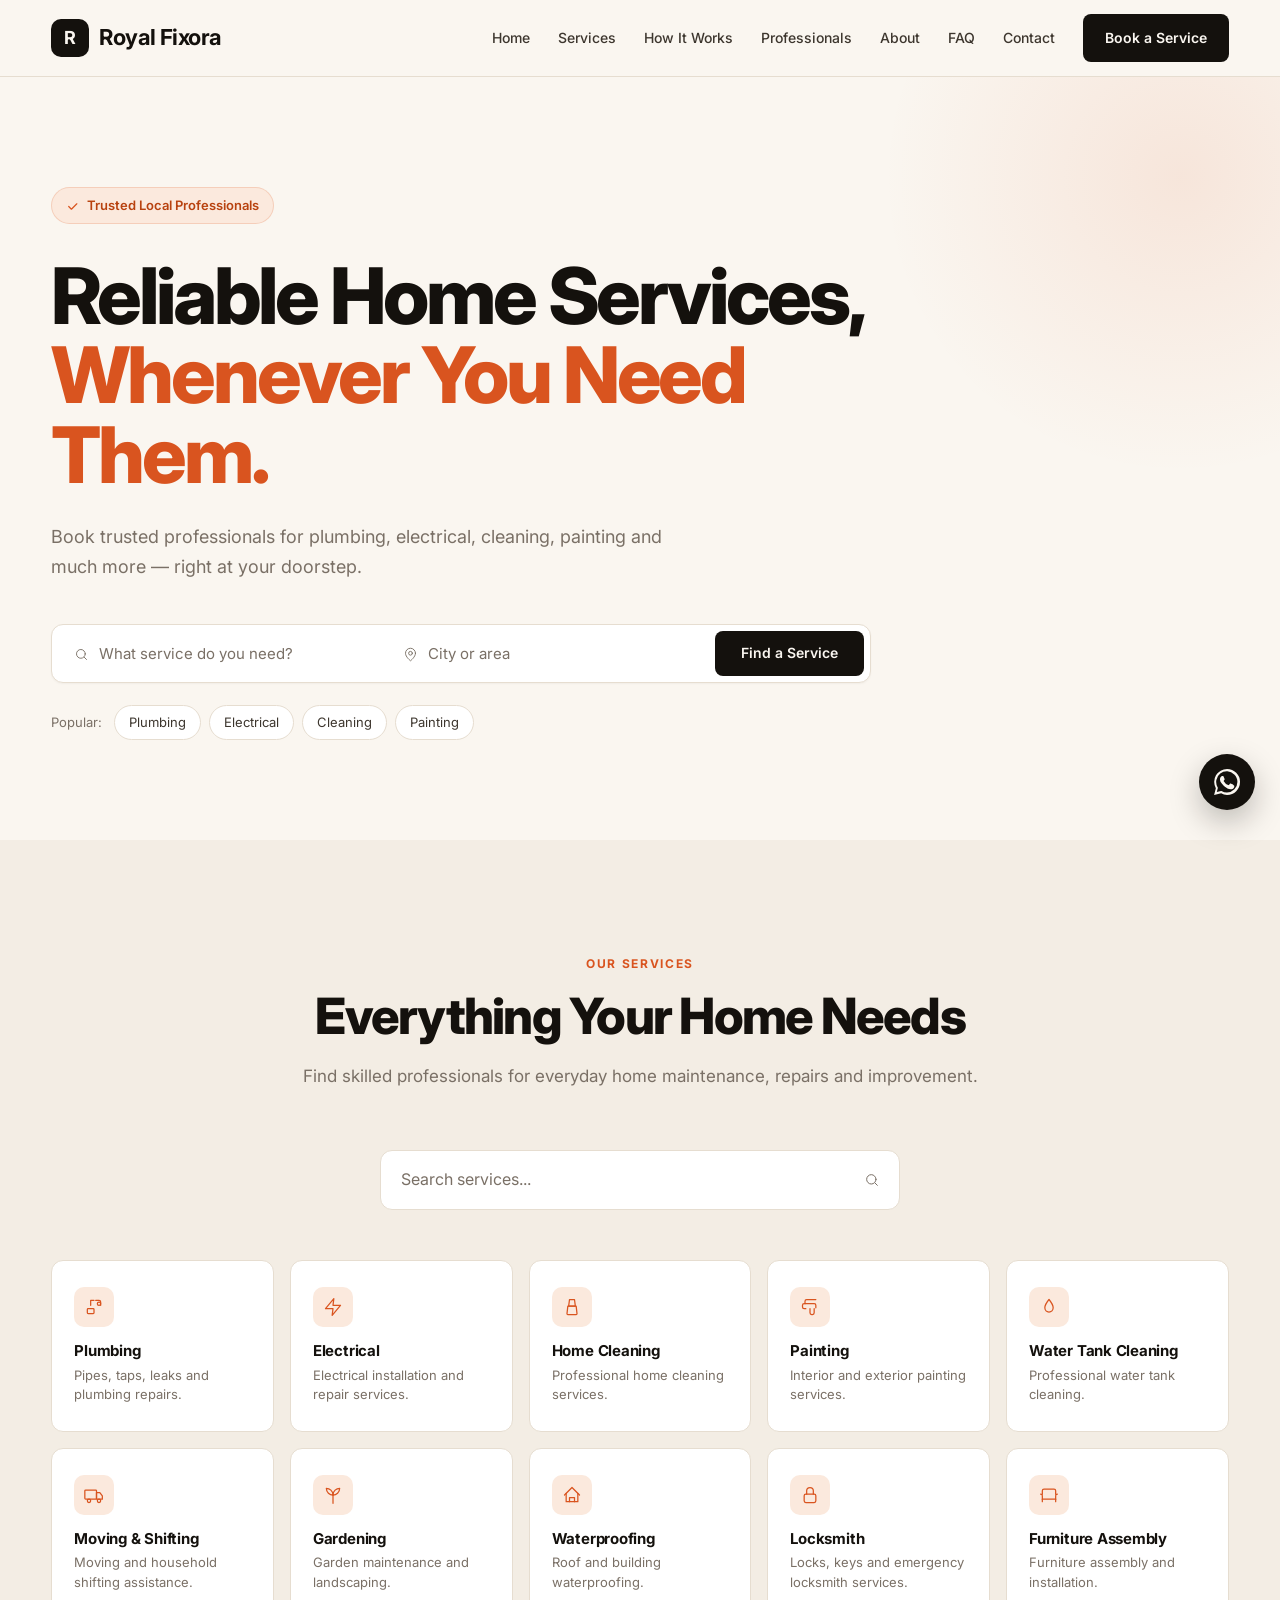
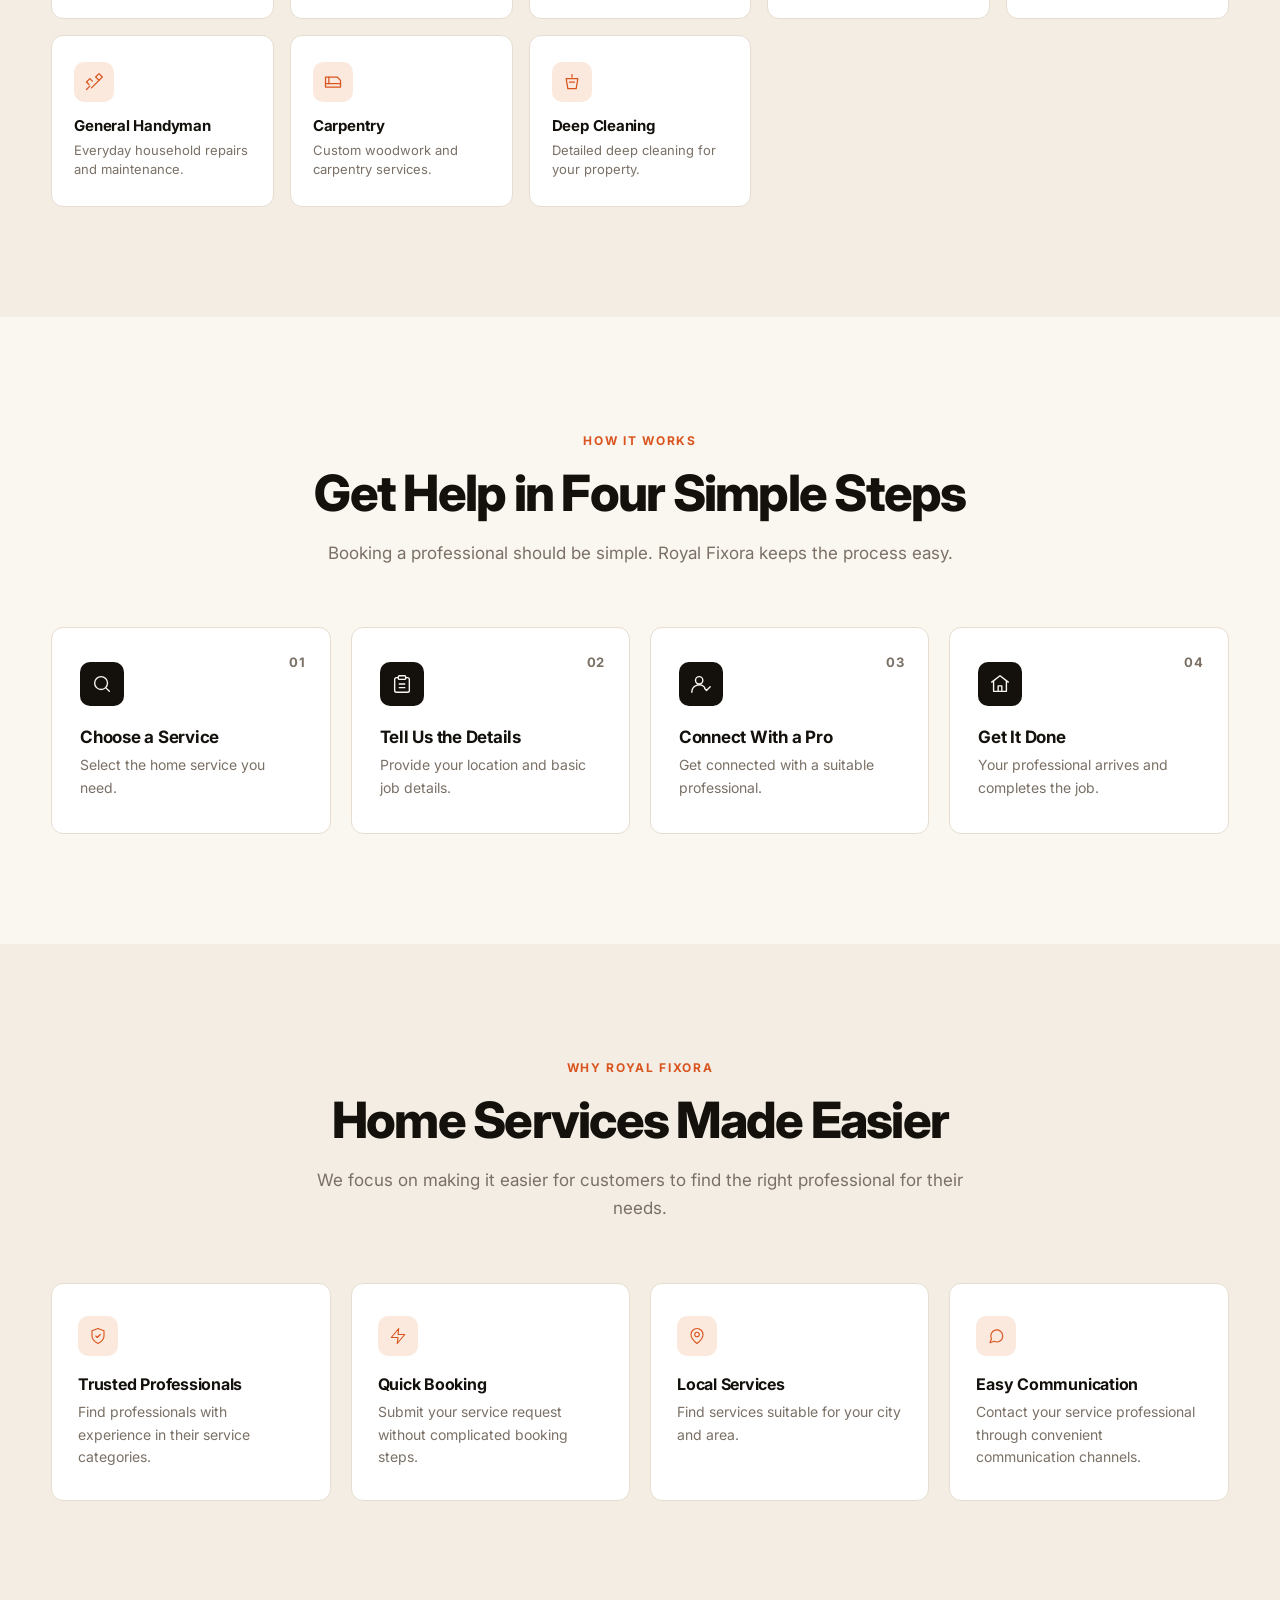
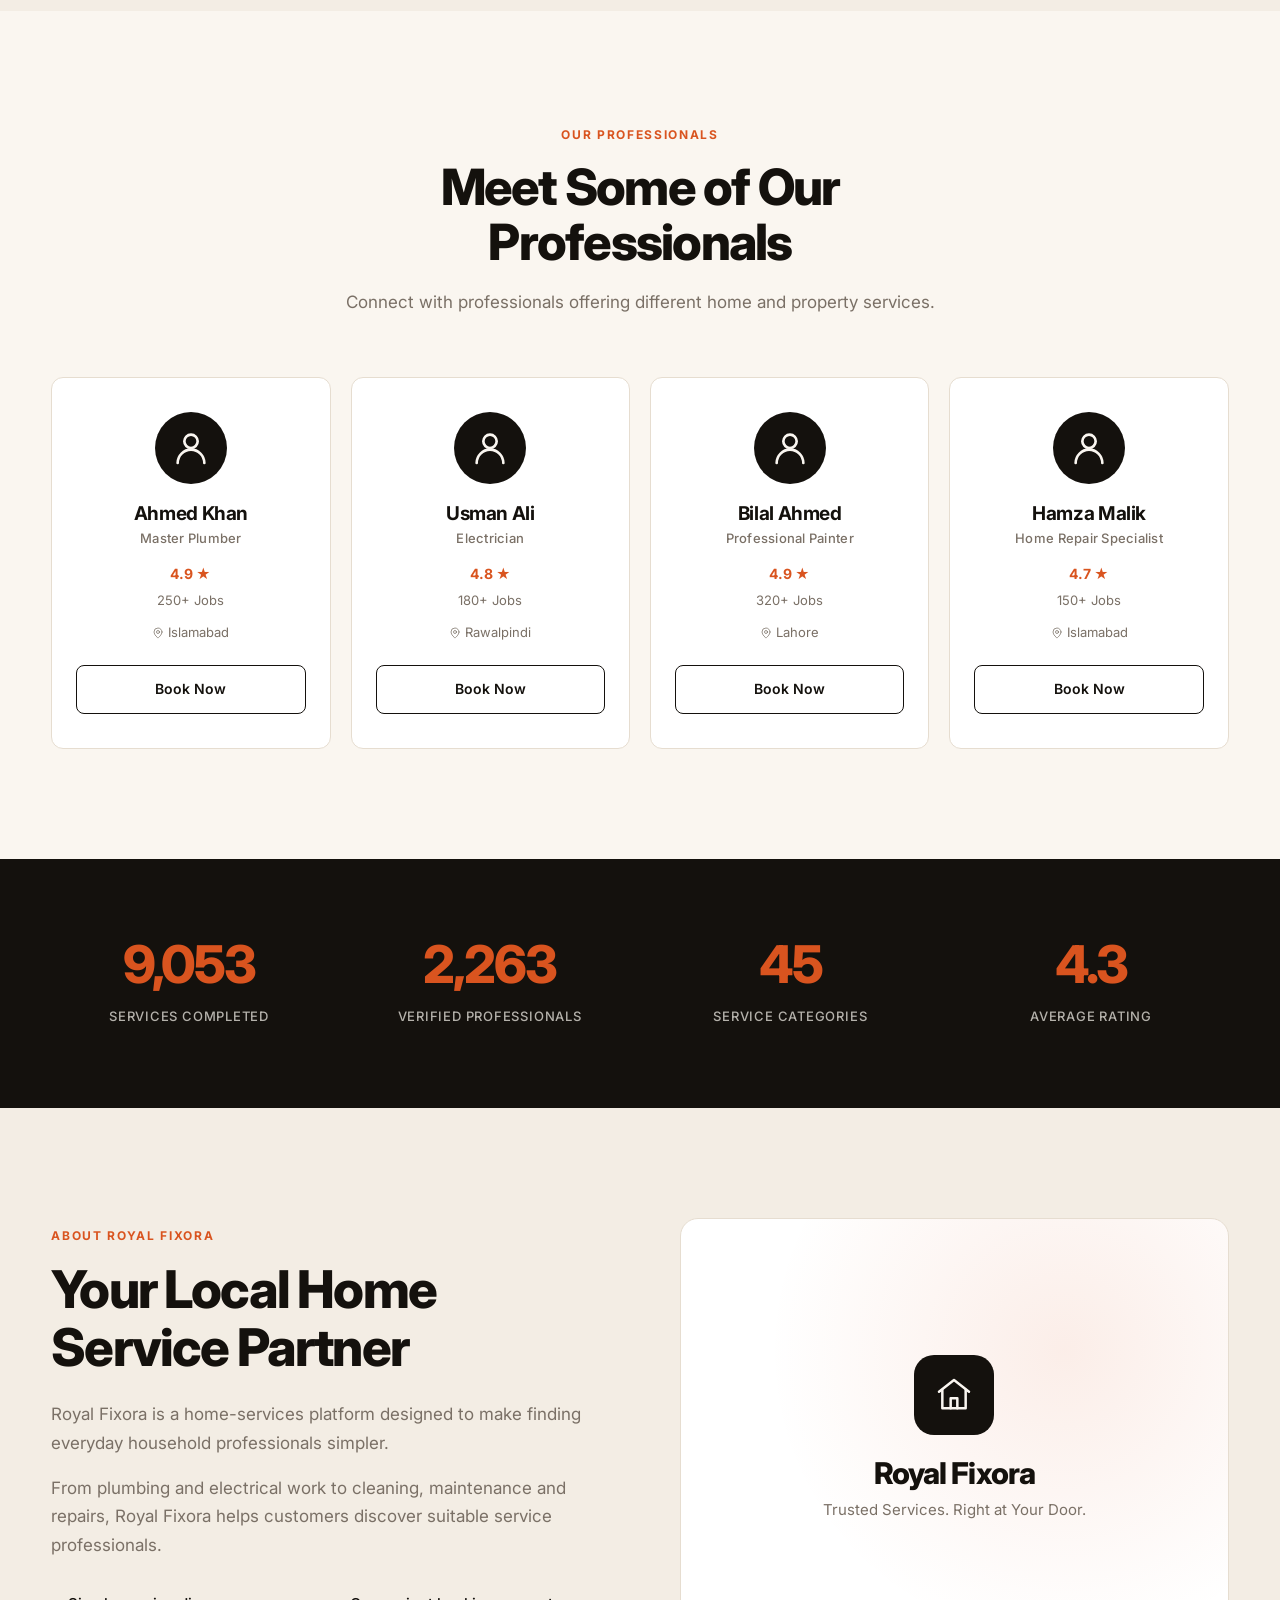
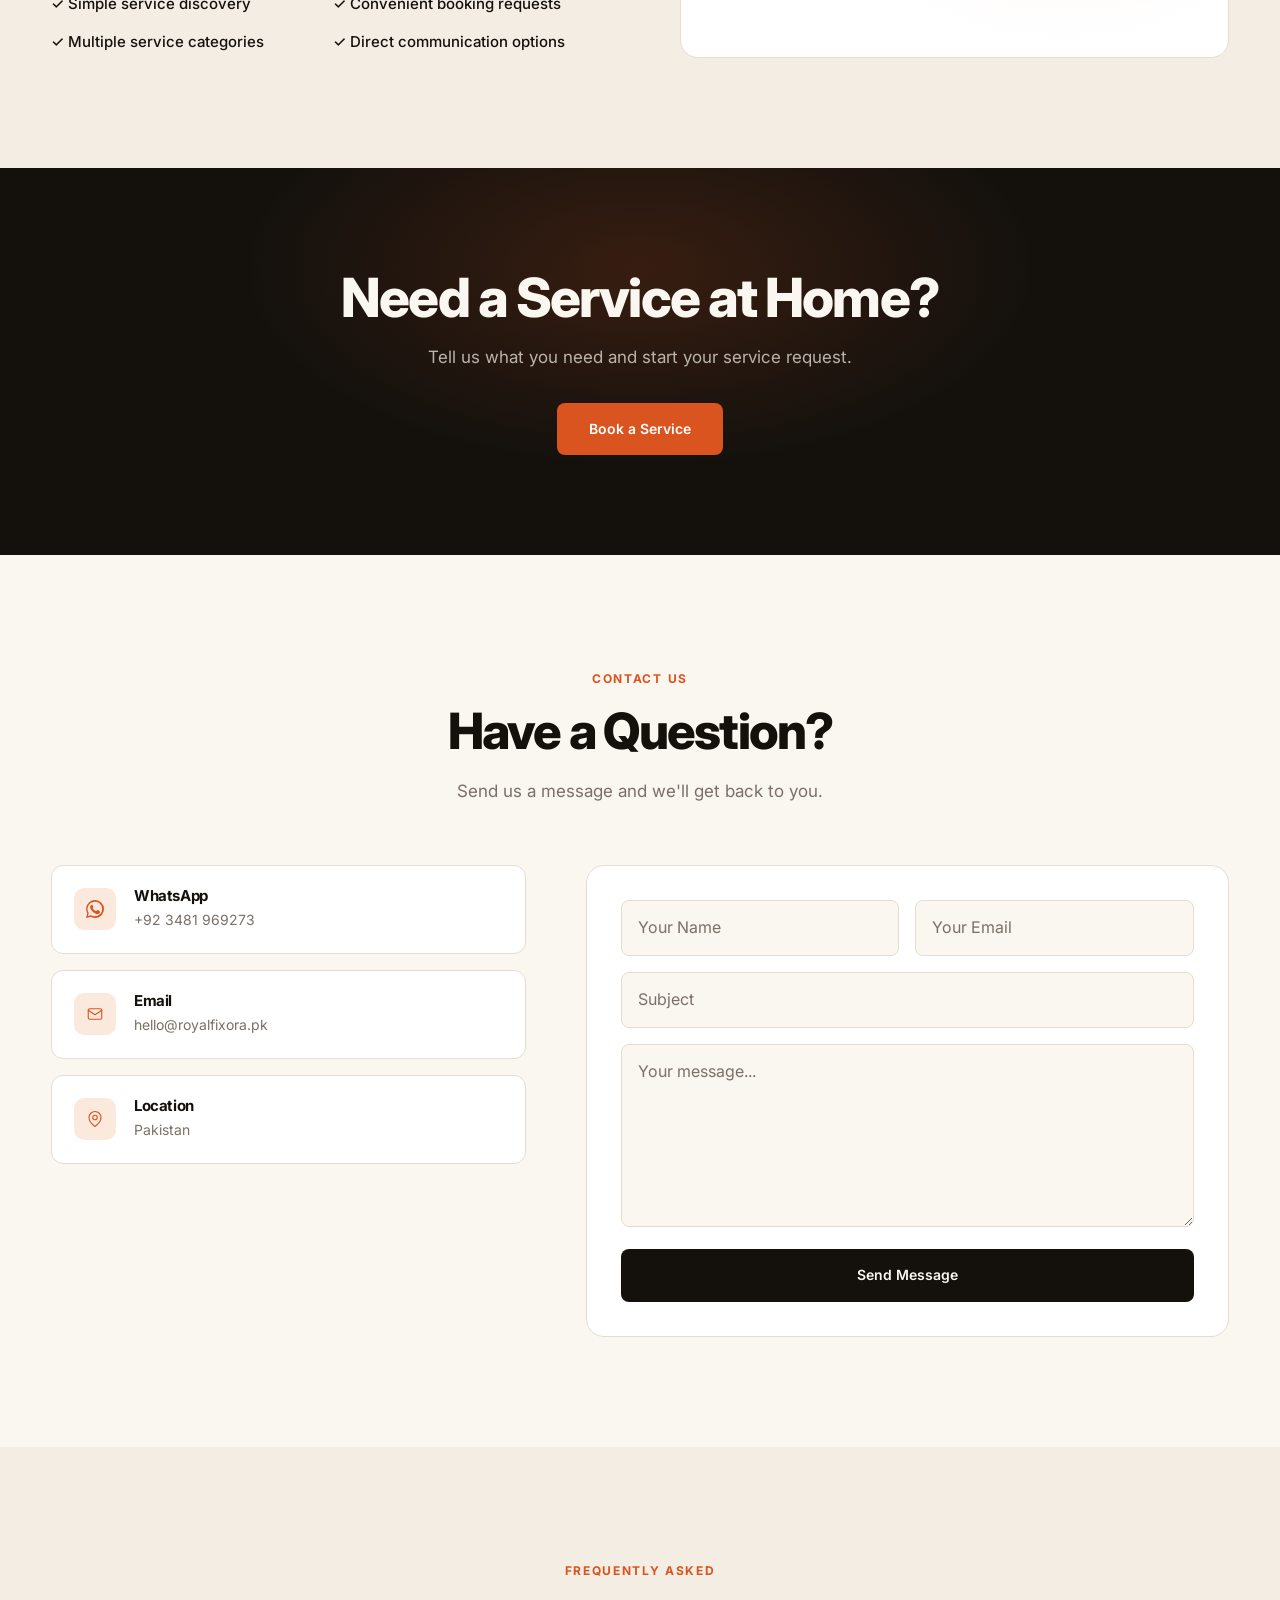
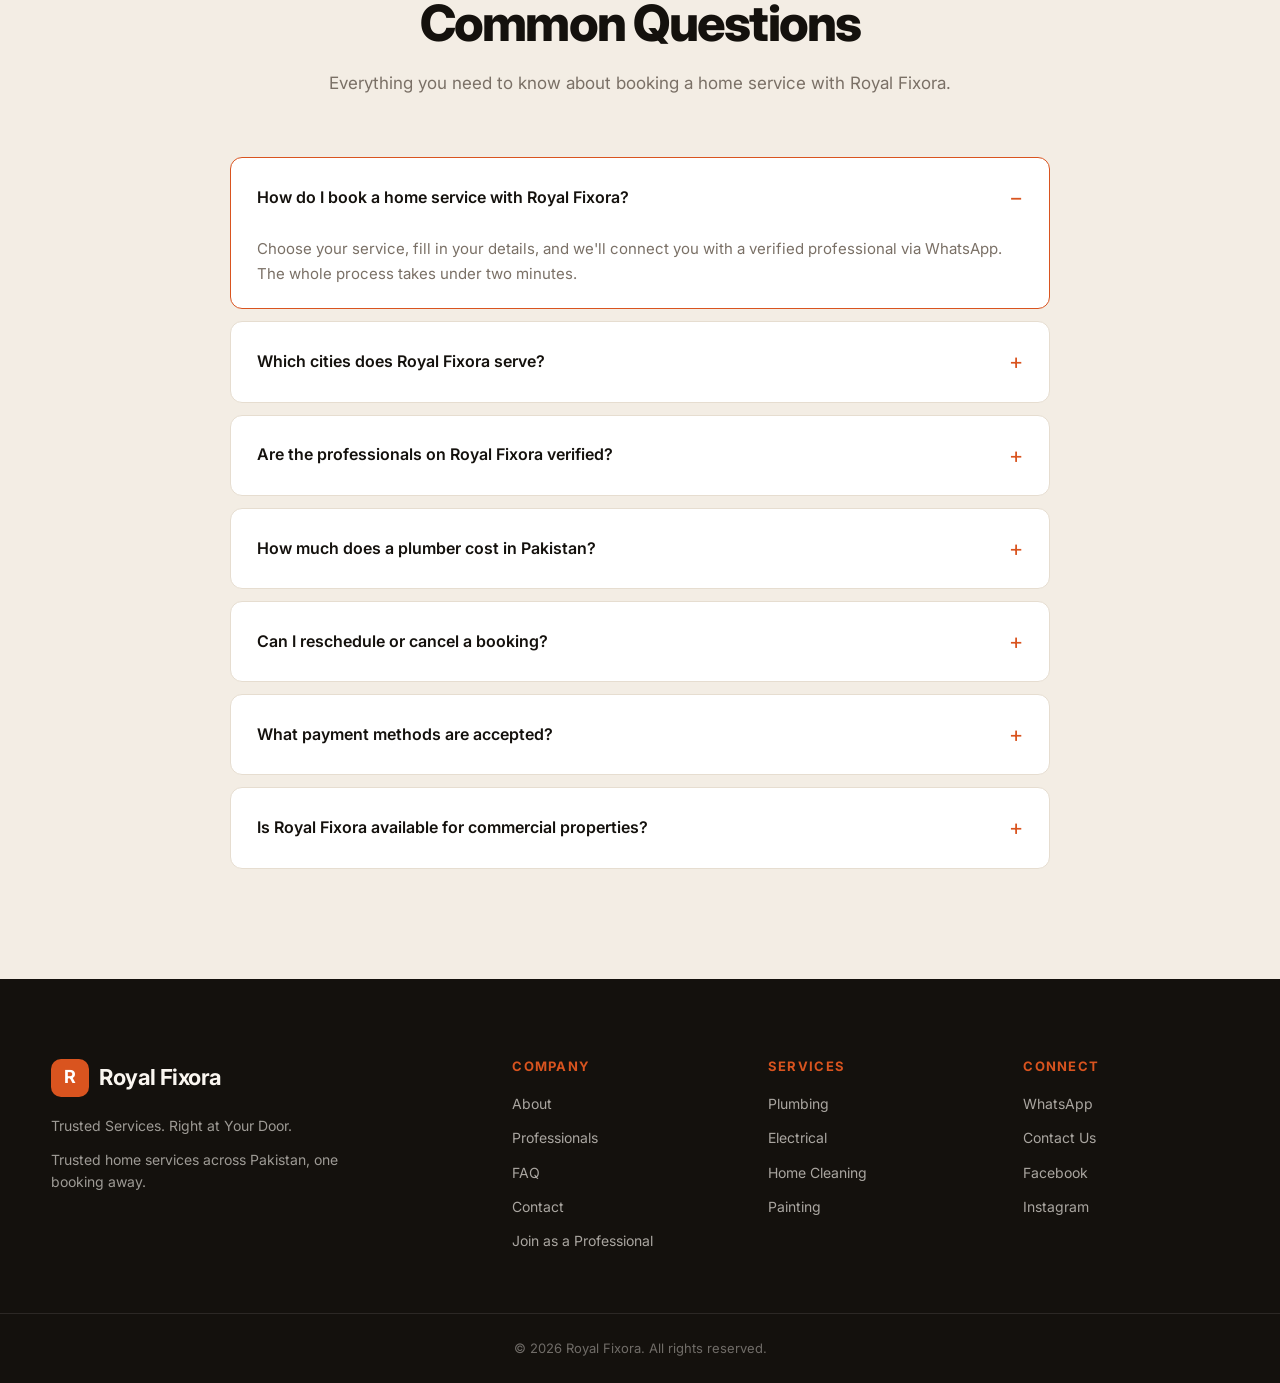
<file: index.html>
<!DOCTYPE html>
<html lang="en">
<head>
    <meta charset="UTF-8">
    <meta name="viewport" content="width=device-width, initial-scale=1.0">

    <!-- Primary SEO -->
    <title>Royal Fixora — Trusted Home Services in Pakistan | Plumbers, Electricians & More</title>

    <meta name="description"
          content="Royal Fixora connects you with trusted, verified home service professionals in Islamabad, Rawalpindi, Lahore and across Pakistan. Plumbing, electrical, cleaning, painting and more.">

    <meta name="keywords"
          content="home services Pakistan, plumber Islamabad, electrician Lahore, home cleaning Rawalpindi, handyman, Royal Fixora">

    <meta name="author" content="Royal Fixora">
    <meta name="robots" content="index, follow, max-image-preview:large">
    <meta name="language" content="English">
    <meta name="geo.region" content="PK">
    <meta name="geo.placename" content="Pakistan">
    <meta name="theme-color" content="#d9541f">
    <meta name="google-site-verification" content="w9mWHJx2PhKRqPgky7OLoSF32lmMrxsTeOtN1-CiD-g" />

    <!-- Canonical -->
    <link rel="canonical" href="https://royalfixora.pk/">

    <!-- Open Graph -->
    <meta property="og:type" content="website">
    <meta property="og:site_name" content="Royal Fixora">
    <meta property="og:title" content="Royal Fixora — Trusted Home Services in Pakistan">
    <meta property="og:description"
          content="Book verified professionals for plumbing, electrical, cleaning, painting and more — right at your doorstep.">
    <meta property="og:url" content="https://royalfixora.pk/">
    <meta property="og:image" content="https://royalfixora.pk/assets/images/og-cover.jpg">
    <meta property="og:image:width" content="1200">
    <meta property="og:image:height" content="630">
    <meta property="og:locale" content="en_PK">

    <!-- Twitter Card -->
    <meta name="twitter:card" content="summary_large_image">
    <meta name="twitter:title" content="Royal Fixora — Trusted Home Services in Pakistan">
    <meta name="twitter:description"
          content="Book verified professionals for plumbing, electrical, cleaning, painting and more.">
    <meta name="twitter:image" content="https://royalfixora.pk/assets/images/og-cover.jpg">

    <!-- Favicon -->
    <link rel="icon" type="image/svg+xml" href="assets/logo/favicon.svg">
    <link rel="apple-touch-icon" href="assets/logo/apple-touch-icon.png">

    <!-- Fonts -->
    <link rel="preconnect" href="https://fonts.googleapis.com">
    <link rel="preconnect" href="https://fonts.gstatic.com" crossorigin>
    <link href="https://fonts.googleapis.com/css2?family=Inter:wght@400;500;600;700;800&display=swap" rel="stylesheet">

    <!-- Structured Data: LocalBusiness -->
    <script type="application/ld+json">
    {
      "@context": "https://schema.org",
      "@type": "LocalBusiness",
      "name": "Royal Fixora",
      "description": "Trusted home services platform connecting customers with verified plumbers, electricians, cleaners and other home professionals across Pakistan.",
      "url": "https://royalfixora.pk/",
      "logo": "https://royalfixora.pk/assets/logo/logo.png",
      "image": "https://royalfixora.pk/assets/images/og-cover.jpg",
      "telephone": "+92-348-196-9273",
      "email": "hello@royalfixora.pk",
      "priceRange": "$$",
      "address": {
        "@type": "PostalAddress",
        "addressCountry": "PK",
        "addressLocality": "Islamabad"
      },
      "areaServed": [
        { "@type": "City", "name": "Islamabad" },
        { "@type": "City", "name": "Rawalpindi" },
        { "@type": "City", "name": "Lahore" },
        { "@type": "City", "name": "Karachi" }
      ],
      "sameAs": [
        "https://www.facebook.com/royalfixora",
        "https://www.instagram.com/royalfixora"
      ],
      "aggregateRating": {
        "@type": "AggregateRating",
        "ratingValue": "4.8",
        "reviewCount": "2480"
      }
    }
    </script>

    <!-- Structured Data: FAQPage -->
    <script type="application/ld+json">
    {
      "@context": "https://schema.org",
      "@type": "FAQPage",
      "mainEntity": [
        {
          "@type": "Question",
          "name": "How do I book a home service with Royal Fixora?",
          "acceptedAnswer": {
            "@type": "Answer",
            "text": "Choose your service, fill in your details, and we'll connect you with a verified professional via WhatsApp."
          }
        },
        {
          "@type": "Question",
          "name": "Which cities does Royal Fixora serve?",
          "acceptedAnswer": {
            "@type": "Answer",
            "text": "Currently serving Islamabad, Rawalpindi and Lahore. We're expanding to Karachi and Faisalabad soon."
          }
        },
        {
          "@type": "Question",
          "name": "Are the professionals on Royal Fixora verified?",
          "acceptedAnswer": {
            "@type": "Answer",
            "text": "Yes. Every professional is screened for experience, background, and customer reviews before being listed."
          }
        },
        {
          "@type": "Question",
          "name": "How much does a plumber cost in Pakistan?",
          "acceptedAnswer": {
            "@type": "Answer",
            "text": "Typical rates range from PKR 500-1500 per visit depending on the job."
          }
        },
        {
          "@type": "Question",
          "name": "Can I reschedule or cancel a booking?",
          "acceptedAnswer": {
            "@type": "Answer",
            "text": "Yes. Message us on WhatsApp at least 2 hours before your scheduled slot."
          }
        },
        {
          "@type": "Question",
          "name": "What payment methods are accepted?",
          "acceptedAnswer": {
            "@type": "Answer",
            "text": "Cash on completion is standard. Many professionals also accept bank transfer, JazzCash, and Easypaisa."
          }
        }
      ]
    }
    </script>

    <link rel="stylesheet" href="style.css">
</head>

<body>

<!-- ================= NAVBAR ================= -->

<header class="navbar">
    <div class="container nav-container">

        <a href="#home" class="logo">
            <span class="logo-icon">R</span>
            <span>Royal Fixora</span>
        </a>

        <nav class="nav-menu" id="navMenu">
            <a href="#home">Home</a>
            <a href="#services">Services</a>
            <a href="#how-it-works">How It Works</a>
            <a href="#professionals">Professionals</a>
            <a href="#about">About</a>
            <a href="#faq">FAQ</a>
            <a href="#contact">Contact</a>

            <button class="nav-book-btn" onclick="openBookingModal()">
                Book a Service
            </button>
        </nav>

        <button class="menu-toggle" id="menuToggle" aria-label="Toggle navigation menu">☰</button>

    </div>
</header>


<main>

<!-- ================= HERO ================= -->

<section class="hero" id="home">
    <div class="container hero-content">
        <div class="hero-text">

            <div class="hero-badge">
                <span data-icon="check" aria-hidden="true"></span>
                Trusted Local Professionals
            </div>

            <h1>
                Reliable Home Services,
                <span>Whenever You Need Them.</span>
            </h1>

            <p>
                Book trusted professionals for plumbing, electrical,
                cleaning, painting and much more — right at your
                doorstep.
            </p>

            <div class="search-box">

                <div class="search-field">
                    <span data-icon="search" aria-hidden="true"></span>
                    <input type="text" id="heroServiceSearch" placeholder="What service do you need?" aria-label="Search for a service">
                </div>

                <div class="search-field">
                    <span data-icon="map-pin" aria-hidden="true"></span>
                    <input type="text" id="heroLocationSearch" placeholder="City or area" aria-label="Enter your city or area">
                </div>

                <button onclick="searchServices()">Find a Service</button>

            </div>

            <div class="popular-searches">
                <span>Popular:</span>
                <button onclick="quickSearch('Plumbing')">Plumbing</button>
                <button onclick="quickSearch('Electrical')">Electrical</button>
                <button onclick="quickSearch('Home Cleaning')">Cleaning</button>
                <button onclick="quickSearch('Painting')">Painting</button>
            </div>

        </div>
    </div>
</section>


<!-- ================= SERVICES ================= -->

<section class="section services-section" id="services">
    <div class="container">

        <div class="section-heading">
            <span class="section-label">OUR SERVICES</span>
            <h2>Everything Your Home Needs</h2>
            <p>Find skilled professionals for everyday home maintenance, repairs and improvement.</p>
        </div>

        <div class="service-search">
            <input type="text" id="serviceSearch" placeholder="Search services..." oninput="filterServices()" aria-label="Search services">
            <span data-icon="search" aria-hidden="true"></span>
        </div>

        <div class="services-grid" id="servicesGrid"></div>

        <div id="noServices" class="no-results">
            <h3>No service found</h3>
            <p>We couldn't find that service. Try another keyword.</p>
        </div>

    </div>
</section>


<!-- ================= HOW IT WORKS ================= -->

<section class="section process-section" id="how-it-works">
    <div class="container">

        <div class="section-heading">
            <span class="section-label">HOW IT WORKS</span>
            <h2>Get Help in Four Simple Steps</h2>
            <p>Booking a professional should be simple. Royal Fixora keeps the process easy.</p>
        </div>

        <div class="process-grid">

            <div class="process-card">
                <div class="process-number">01</div>
                <div class="process-icon" data-icon="search" aria-hidden="true"></div>
                <h3>Choose a Service</h3>
                <p>Select the home service you need.</p>
            </div>

            <div class="process-card">
                <div class="process-number">02</div>
                <div class="process-icon" data-icon="clipboard" aria-hidden="true"></div>
                <h3>Tell Us the Details</h3>
                <p>Provide your location and basic job details.</p>
            </div>

            <div class="process-card">
                <div class="process-number">03</div>
                <div class="process-icon" data-icon="user-check" aria-hidden="true"></div>
                <h3>Connect With a Pro</h3>
                <p>Get connected with a suitable professional.</p>
            </div>

            <div class="process-card">
                <div class="process-number">04</div>
                <div class="process-icon" data-icon="home" aria-hidden="true"></div>
                <h3>Get It Done</h3>
                <p>Your professional arrives and completes the job.</p>
            </div>

        </div>
    </div>
</section>


<!-- ================= WHY ROYAL FIXORA ================= -->

<section class="section why-section">
    <div class="container">

        <div class="section-heading">
            <span class="section-label">WHY ROYAL FIXORA</span>
            <h2>Home Services Made Easier</h2>
            <p>We focus on making it easier for customers to find the right professional for their needs.</p>
        </div>

        <div class="features-grid">

            <div class="feature-card">
                <div class="feature-icon" data-icon="shield" aria-hidden="true"></div>
                <h3>Trusted Professionals</h3>
                <p>Find professionals with experience in their service categories.</p>
            </div>

            <div class="feature-card">
                <div class="feature-icon" data-icon="zap" aria-hidden="true"></div>
                <h3>Quick Booking</h3>
                <p>Submit your service request without complicated booking steps.</p>
            </div>

            <div class="feature-card">
                <div class="feature-icon" data-icon="map-pin" aria-hidden="true"></div>
                <h3>Local Services</h3>
                <p>Find services suitable for your city and area.</p>
            </div>

            <div class="feature-card">
                <div class="feature-icon" data-icon="message" aria-hidden="true"></div>
                <h3>Easy Communication</h3>
                <p>Contact your service professional through convenient communication channels.</p>
            </div>

        </div>
    </div>
</section>


<!-- ================= PROFESSIONALS ================= -->

<section class="section professionals-section" id="professionals">
    <div class="container">

        <div class="section-heading">
            <span class="section-label">OUR PROFESSIONALS</span>
            <h2>Meet Some of Our Professionals</h2>
            <p>Connect with professionals offering different home and property services.</p>
        </div>

        <div class="professionals-grid">

            <div class="professional-card">
                <div class="professional-avatar" data-icon="user" aria-hidden="true"></div>
                <h3>Ahmed Khan</h3>
                <span class="professional-role">Master Plumber</span>
                <div class="rating">4.9 ★</div>
                <p>250+ Jobs</p>
                <span class="professional-location">
                    <span class="inline-icon" data-icon="map-pin" aria-hidden="true"></span> Islamabad
                </span>
                <button class="outline-btn" onclick="bookProfessional('Ahmed Khan', 'Plumbing')">Book Now</button>
            </div>

            <div class="professional-card">
                <div class="professional-avatar" data-icon="user" aria-hidden="true"></div>
                <h3>Usman Ali</h3>
                <span class="professional-role">Electrician</span>
                <div class="rating">4.8 ★</div>
                <p>180+ Jobs</p>
                <span class="professional-location">
                    <span class="inline-icon" data-icon="map-pin" aria-hidden="true"></span> Rawalpindi
                </span>
                <button class="outline-btn" onclick="bookProfessional('Usman Ali', 'Electrical')">Book Now</button>
            </div>

            <div class="professional-card">
                <div class="professional-avatar" data-icon="user" aria-hidden="true"></div>
                <h3>Bilal Ahmed</h3>
                <span class="professional-role">Professional Painter</span>
                <div class="rating">4.9 ★</div>
                <p>320+ Jobs</p>
                <span class="professional-location">
                    <span class="inline-icon" data-icon="map-pin" aria-hidden="true"></span> Lahore
                </span>
                <button class="outline-btn" onclick="bookProfessional('Bilal Ahmed', 'Painting')">Book Now</button>
            </div>

            <div class="professional-card">
                <div class="professional-avatar" data-icon="user" aria-hidden="true"></div>
                <h3>Hamza Malik</h3>
                <span class="professional-role">Home Repair Specialist</span>
                <div class="rating">4.7 ★</div>
                <p>150+ Jobs</p>
                <span class="professional-location">
                    <span class="inline-icon" data-icon="map-pin" aria-hidden="true"></span> Islamabad
                </span>
                <button class="outline-btn" onclick="bookProfessional('Hamza Malik', 'General Handyman')">Book Now</button>
            </div>

        </div>
    </div>
</section>


<!-- ================= STATS ================= -->

<section class="stats-section">
    <div class="container stats-grid">

        <div class="stat">
            <strong data-target="10000">0</strong>
            <span>Services Completed</span>
        </div>

        <div class="stat">
            <strong data-target="2500">0</strong>
            <span>Verified Professionals</span>
        </div>

        <div class="stat">
            <strong data-target="50">0</strong>
            <span>Service Categories</span>
        </div>

        <div class="stat">
            <strong data-target="4.8">0</strong>
            <span>Average Rating</span>
        </div>

    </div>
</section>


<!-- ================= ABOUT ================= -->

<section class="section about-section" id="about">
    <div class="container about-grid">

        <div class="about-content">
            <span class="section-label">ABOUT ROYAL FIXORA</span>
            <h2>Your Local Home Service Partner</h2>
            <p>Royal Fixora is a home-services platform designed to make finding everyday household professionals simpler.</p>
            <p>From plumbing and electrical work to cleaning, maintenance and repairs, Royal Fixora helps customers discover suitable service professionals.</p>

            <div class="about-points">
                <div>✓ Simple service discovery</div>
                <div>✓ Convenient booking requests</div>
                <div>✓ Multiple service categories</div>
                <div>✓ Direct communication options</div>
            </div>
        </div>

        <div class="about-visual">
            <div class="about-box">
                <div class="about-big-icon" data-icon="home" aria-hidden="true"></div>
                <h3>Royal Fixora</h3>
                <p>Trusted Services. Right at Your Door.</p>
            </div>
        </div>

    </div>
</section>


<!-- ================= CTA ================= -->

<section class="cta-section">
    <div class="container cta-content">
        <h2>Need a Service at Home?</h2>
        <p>Tell us what you need and start your service request.</p>
        <button class="primary-btn" onclick="openBookingModal()">Book a Service</button>
    </div>
</section>


<!-- ================= CONTACT ================= -->

<section class="section contact-section" id="contact">
    <div class="container">

        <div class="section-heading">
            <span class="section-label">CONTACT US</span>
            <h2>Have a Question?</h2>
            <p>Send us a message and we'll get back to you.</p>
        </div>

        <div class="contact-grid">

            <div class="contact-info">

                <div class="contact-item">
                    <span data-icon="whatsapp" aria-hidden="true"></span>
                    <div>
                        <h3>WhatsApp</h3>
                        <p>+92 3481 969273</p>
                    </div>
                </div>

                <div class="contact-item">
                    <span data-icon="mail" aria-hidden="true"></span>
                    <div>
                        <h3>Email</h3>
                        <p>hello@royalfixora.pk</p>
                    </div>
                </div>

                <div class="contact-item">
                    <span data-icon="map-pin" aria-hidden="true"></span>
                    <div>
                        <h3>Location</h3>
                        <p>Pakistan</p>
                    </div>
                </div>

            </div>

            <form class="contact-form" id="contactForm">

                <div class="form-row">
                    <input type="text" id="contactName" placeholder="Your Name" required aria-label="Your name">
                    <input type="email" id="contactEmail" placeholder="Your Email" required aria-label="Your email">
                </div>

                <input type="text" id="contactSubject" placeholder="Subject" required aria-label="Subject">

                <textarea id="contactMessage" placeholder="Your message..." rows="6" required aria-label="Your message"></textarea>

                <button type="submit" class="primary-btn">Send Message</button>

            </form>

        </div>
    </div>
</section>


<!-- ================= FAQ ================= -->

<section class="section faq-section" id="faq">
    <div class="container">

        <div class="section-heading">
            <span class="section-label">FREQUENTLY ASKED</span>
            <h2>Common Questions</h2>
            <p>Everything you need to know about booking a home service with Royal Fixora.</p>
        </div>

        <div class="faq-list">

            <details class="faq-item" open>
                <summary>How do I book a home service with Royal Fixora?</summary>
                <p>Choose your service, fill in your details, and we'll connect you with a verified professional via WhatsApp. The whole process takes under two minutes.</p>
            </details>

            <details class="faq-item">
                <summary>Which cities does Royal Fixora serve?</summary>
                <p>Currently serving Islamabad, Rawalpindi and Lahore. We're expanding to Karachi and Faisalabad soon.</p>
            </details>

            <details class="faq-item">
                <summary>Are the professionals on Royal Fixora verified?</summary>
                <p>Yes. Every professional is screened for experience, background, and customer reviews before being listed.</p>
            </details>

            <details class="faq-item">
                <summary>How much does a plumber cost in Pakistan?</summary>
                <p>Typical rates range from PKR 500–1500 per visit depending on the job. Royal Fixora connects you with professionals who provide upfront quotes.</p>
            </details>

            <details class="faq-item">
                <summary>Can I reschedule or cancel a booking?</summary>
                <p>Yes. Message us on WhatsApp at least 2 hours before your scheduled slot and we'll arrange it.</p>
            </details>

            <details class="faq-item">
                <summary>What payment methods are accepted?</summary>
                <p>Cash on completion is standard. Many professionals also accept bank transfer, JazzCash, and Easypaisa.</p>
            </details>

            <details class="faq-item">
                <summary>Is Royal Fixora available for commercial properties?</summary>
                <p>Yes — offices, shops, and rental properties are all supported. Contact us on WhatsApp for bulk or recurring bookings.</p>
            </details>

        </div>
    </div>
</section>

</main>


<!-- ================= FOOTER ================= -->

<footer class="footer">
    <div class="container footer-grid">

        <div class="footer-brand">
            <a href="#home" class="logo footer-logo">
                <span class="logo-icon">R</span>
                <span>Royal Fixora</span>
            </a>
            <p>Trusted Services. Right at Your Door.</p>
            <p class="footer-small">Trusted home services across Pakistan, one booking away.</p>
        </div>

        <div class="footer-column">
            <h3>Company</h3>
            <a href="#about">About</a>
            <a href="#professionals">Professionals</a>
            <a href="#faq">FAQ</a>
            <a href="#contact">Contact</a>
            <a href="#" onclick="openProviderModal(); return false;">Join as a Professional</a>
        </div>

        <div class="footer-column">
            <h3>Services</h3>
            <a href="#services">Plumbing</a>
            <a href="#services">Electrical</a>
            <a href="#services">Home Cleaning</a>
            <a href="#services">Painting</a>
        </div>

        <div class="footer-column">
            <h3>Connect</h3>
            <a href="https://wa.me/923481969273" target="_blank" rel="noopener">WhatsApp</a>
            <a href="#contact">Contact Us</a>
            <a href="#">Facebook</a>
            <a href="#">Instagram</a>
        </div>

    </div>

    <div class="footer-bottom">
        <p>© <span id="currentYear">2026</span> Royal Fixora. All rights reserved.</p>
    </div>
</footer>


<!-- ================= WHATSAPP FLOAT BUTTON ================= -->

<a href="https://wa.me/923481969273?text=Hello%20Royal%20Fixora%2C%20I%20need%20help%20with%20a%20home%20service."
   class="whatsapp-float"
   target="_blank"
   rel="noopener"
   aria-label="Contact Royal Fixora on WhatsApp">
    <span data-icon="whatsapp" aria-hidden="true"></span>
</a>


<!-- ================= BOOKING MODAL ================= -->

<div class="modal" id="bookingModal">
    <div class="modal-content">

        <button class="modal-close" onclick="closeBookingModal()" aria-label="Close">×</button>

        <div class="modal-header">
            <span class="modal-icon" data-icon="wrench" aria-hidden="true"></span>
            <h2>Book a Service</h2>
            <p>Tell us what you need and we'll help you get started.</p>
        </div>

        <form id="bookingForm">

            <div class="form-row">
                <div class="form-group">
                    <label for="bookingService">Service</label>
                    <select id="bookingService" required>
                        <option value="">Select a service</option>
                    </select>
                </div>
                <div class="form-group">
                    <label for="bookingName">Your Name</label>
                    <input type="text" id="bookingName" placeholder="Full name" required>
                </div>
            </div>

            <div class="form-row">
                <div class="form-group">
                    <label for="bookingPhone">Phone</label>
                    <input type="tel" id="bookingPhone" placeholder="+92..." required>
                </div>
                <div class="form-group">
                    <label for="bookingEmail">Email</label>
                    <input type="email" id="bookingEmail" placeholder="you@example.com" required>
                </div>
            </div>

            <div class="form-row">
                <div class="form-group">
                    <label for="bookingLocation">City / Area</label>
                    <input type="text" id="bookingLocation" placeholder="Islamabad, Rawalpindi..." required>
                </div>
                <div class="form-group">
                    <label for="bookingAddress">Address</label>
                    <input type="text" id="bookingAddress" placeholder="Complete address" required>
                </div>
            </div>

            <div class="form-row">
                <div class="form-group">
                    <label for="bookingDate">Date</label>
                    <input type="date" id="bookingDate" required>
                </div>
                <div class="form-group">
                    <label for="bookingTime">Preferred Time</label>
                    <select id="bookingTime" required>
                        <option value="">Select time</option>
                        <option>9:00 AM - 11:00 AM</option>
                        <option>11:00 AM - 1:00 PM</option>
                        <option>1:00 PM - 3:00 PM</option>
                        <option>3:00 PM - 5:00 PM</option>
                        <option>5:00 PM - 7:00 PM</option>
                        <option>7:00 PM - 9:00 PM</option>
                    </select>
                </div>
            </div>

            <div class="form-group">
                <label for="bookingDetails">Service Details</label>
                <textarea id="bookingDetails" rows="4" placeholder="Describe the problem or service you need..."></textarea>
            </div>

            <button type="submit" class="primary-btn full-width">Continue on WhatsApp</button>

        </form>
    </div>
</div>


<!-- ================= PROVIDER MODAL ================= -->

<div class="modal" id="providerModal">
    <div class="modal-content">

        <button class="modal-close" onclick="closeProviderModal()" aria-label="Close">×</button>

        <div class="modal-header">
            <span class="modal-icon" data-icon="user-plus" aria-hidden="true"></span>
            <h2>Join as a Professional</h2>
            <p>Register your service profile with Royal Fixora.</p>
        </div>

        <form id="providerForm">

            <div class="form-row">
                <input type="text" id="providerName" placeholder="Full Name" required aria-label="Full name">
                <input type="tel" id="providerPhone" placeholder="Phone Number" required aria-label="Phone number">
            </div>

            <div class="form-row">
                <input type="email" id="providerEmail" placeholder="Email" required aria-label="Email">
                <input type="text" id="providerProfession" placeholder="Profession" required aria-label="Profession">
            </div>

            <div class="form-row">
                <input type="number" id="providerExperience" placeholder="Years of Experience" min="0" required aria-label="Years of experience">
                <input type="text" id="providerCity" placeholder="City" required aria-label="City">
            </div>

            <select id="providerCategory" required aria-label="Service category">
                <option value="">Select Service Category</option>
            </select>

            <textarea id="providerDescription" rows="5" placeholder="Tell us about your services..." required aria-label="Describe your services"></textarea>

            <button type="submit" class="primary-btn full-width">Register as Professional</button>

        </form>
    </div>
</div>


<!-- ================= TOAST ================= -->

<div id="toast" class="toast" role="status" aria-live="polite">
    <span id="toastMessage"></span>
</div>


<script src="script.js"></script>

</body>
</html>
</file>
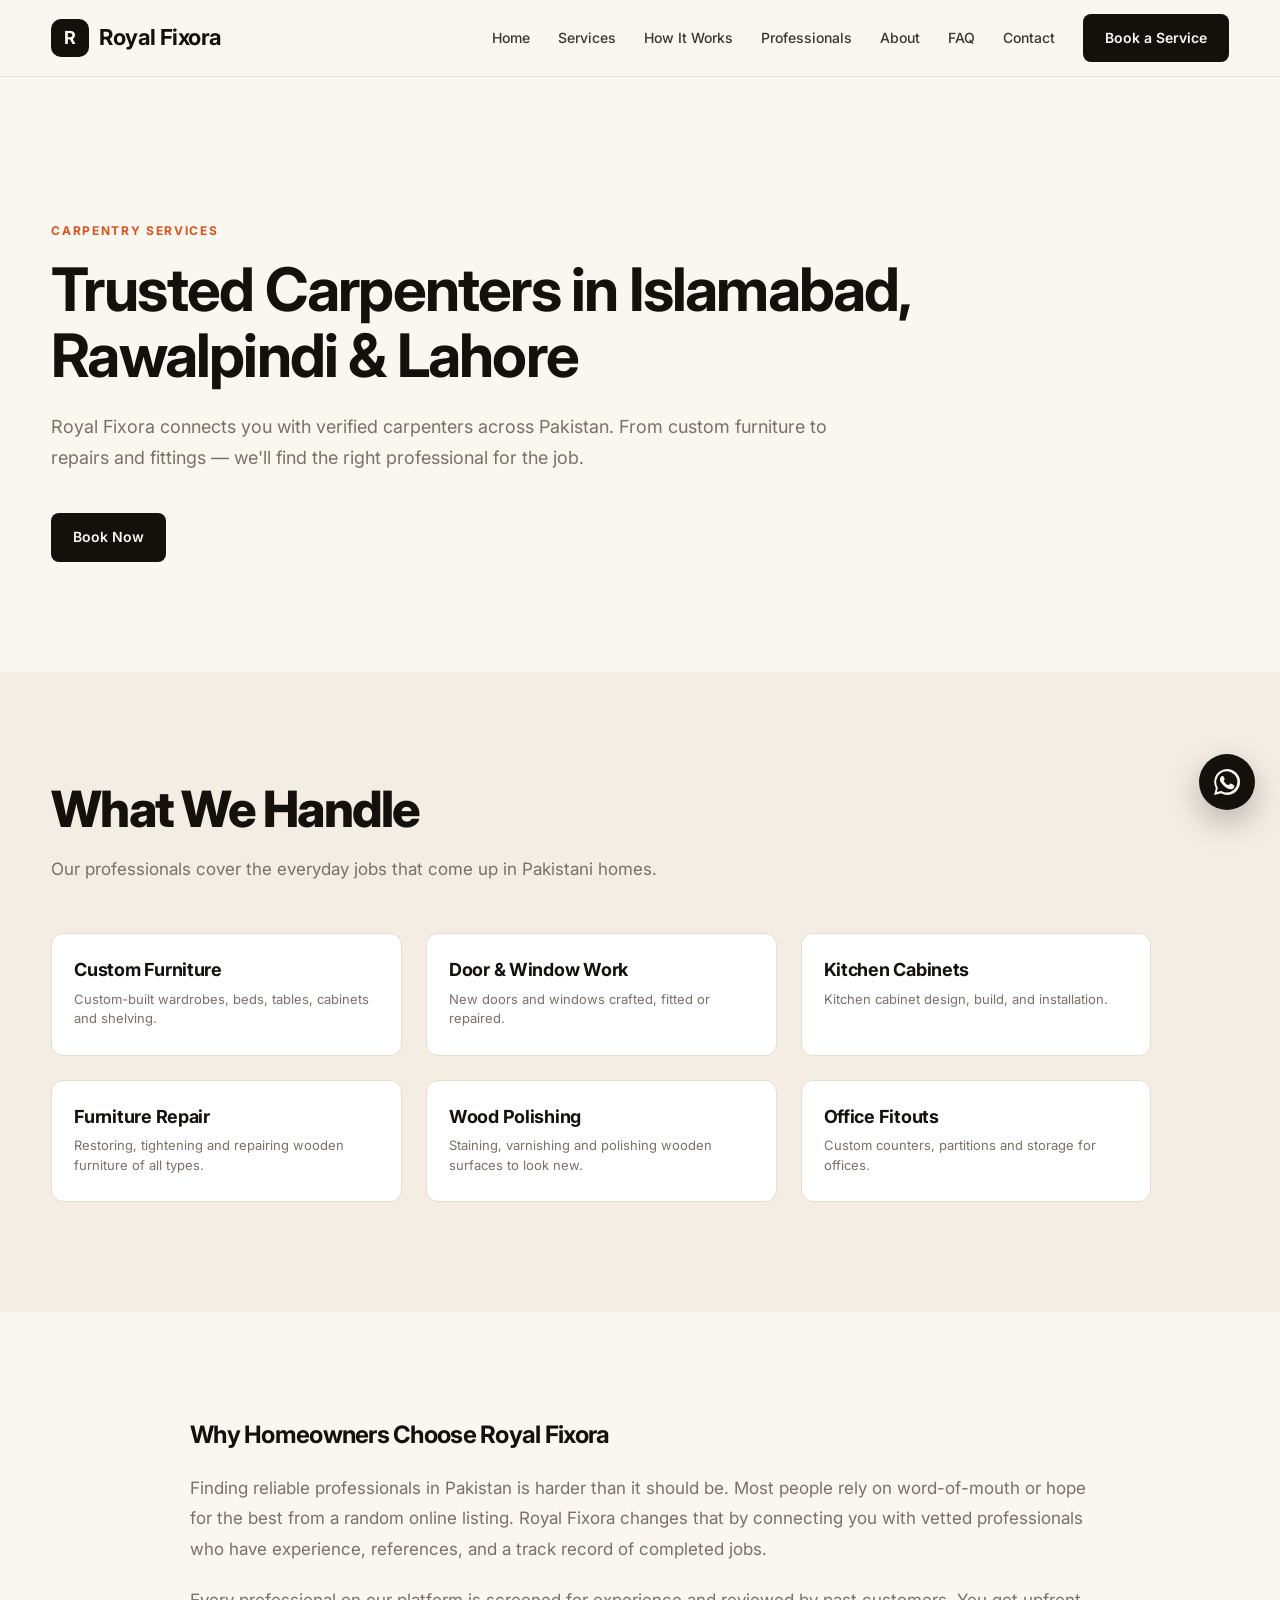
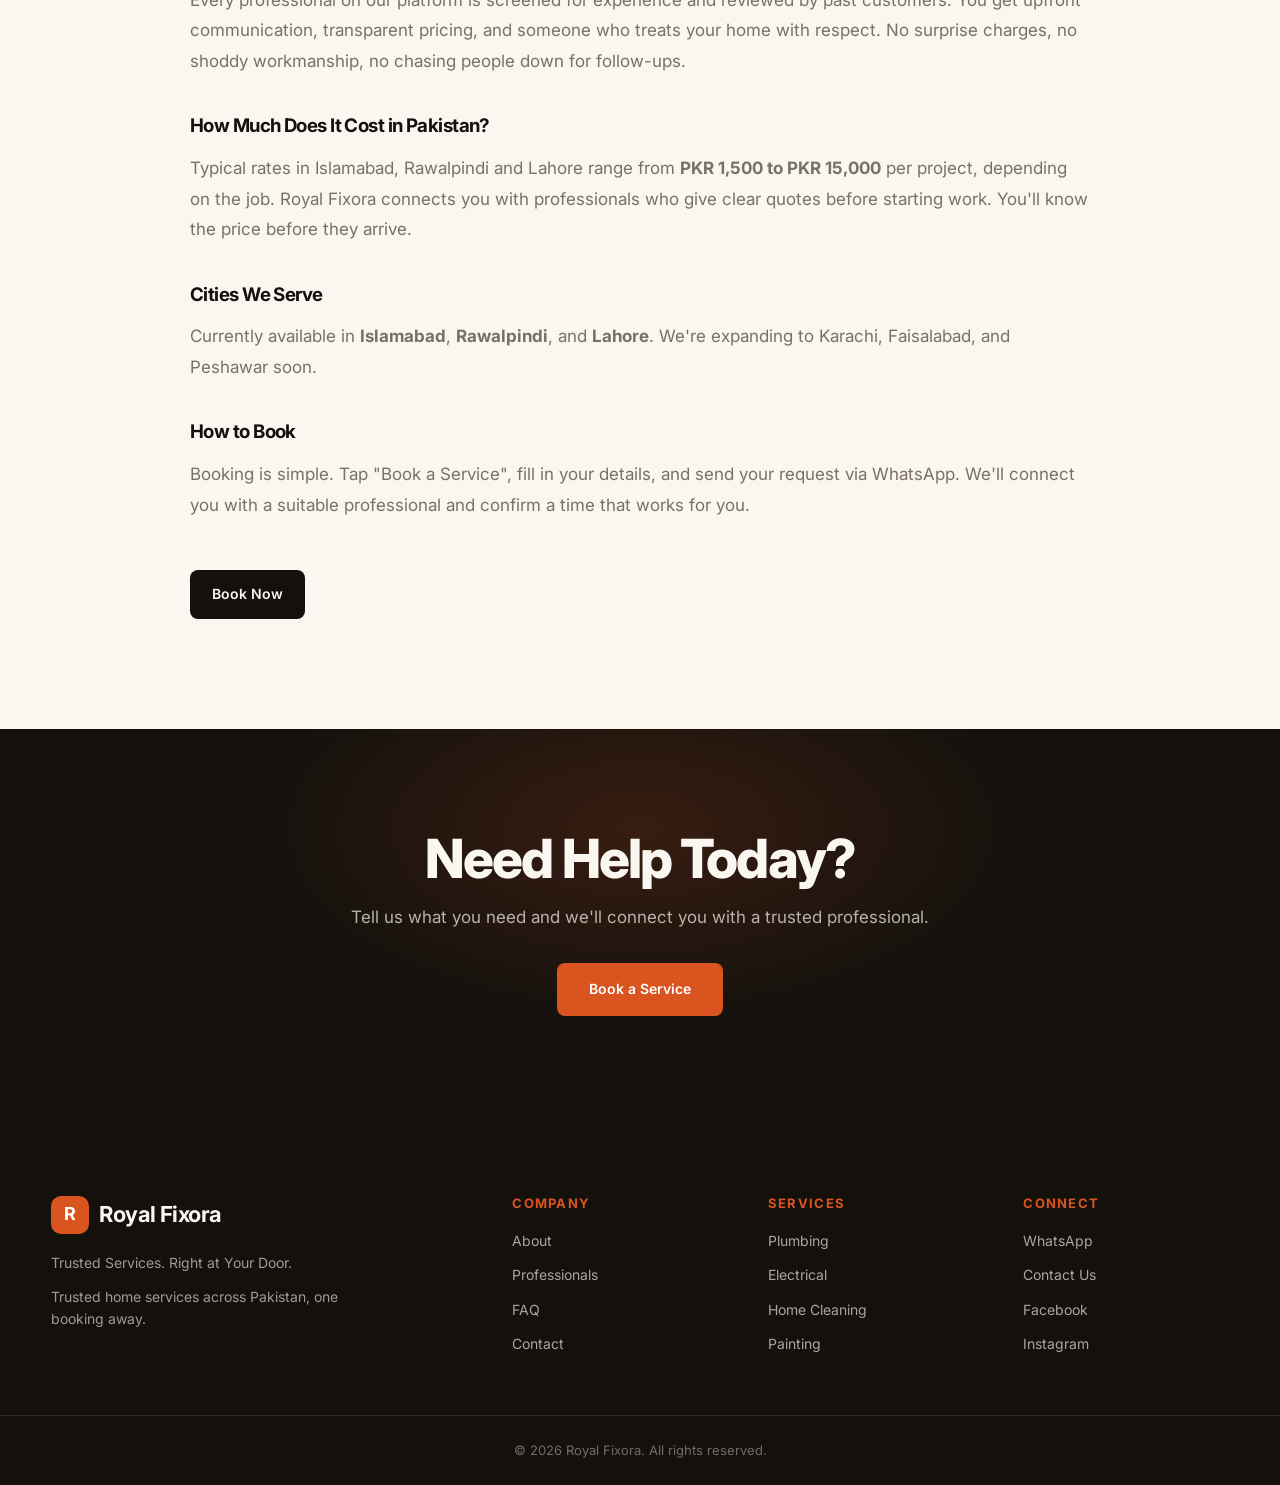
<file: carpentry.html>
﻿<!DOCTYPE html>
<html lang="en">
<head>
    <meta charset="UTF-8">
    <meta name="viewport" content="width=device-width, initial-scale=1.0">
    <title>Trusted Carpenters in Islamabad, Rawalpindi & Lahore | Royal Fixora</title>
    <meta name="description" content="Royal Fixora connects you with verified carpenters across Pakistan. From custom furniture to repairs and fittings — we'll find the right professional for the job.">
    <meta name="author" content="Royal Fixora">
    <meta name="robots" content="index, follow">
    <meta name="theme-color" content="#d9541f">
    <link rel="canonical" href="https://royalfixora.netlify.app/carpentry.html">
    <meta property="og:type" content="article">
    <meta property="og:title" content="Trusted Carpenters in Islamabad, Rawalpindi & Lahore | Royal Fixora">
    <meta property="og:description" content="Royal Fixora connects you with verified carpenters across Pakistan. From custom furniture to repairs and fittings — we'll find the right professional for the job.">
    <meta property="og:url" content="https://royalfixora.netlify.app/carpentry.html">
    <meta property="og:site_name" content="Royal Fixora">
    <link rel="icon" type="image/svg+xml" href="assets/logo/favicon.svg">
    <link rel="preconnect" href="https://fonts.googleapis.com">
    <link rel="preconnect" href="https://fonts.gstatic.com" crossorigin>
    <link href="https://fonts.googleapis.com/css2?family=Inter:wght@400;500;600;700;800&display=swap" rel="stylesheet">
    <script type="application/ld+json">
    {
      "@context": "https://schema.org",
      "@type": "Service",
      "serviceType": "CARPENTRY SERVICES",
      "provider": {
        "@type": "LocalBusiness",
        "name": "Royal Fixora",
        "url": "https://royalfixora.netlify.app/"
      },
      "areaServed": [
        { "@type": "City", "name": "Islamabad" },
        { "@type": "City", "name": "Rawalpindi" },
        { "@type": "City", "name": "Lahore" }
      ],
      "description": "Royal Fixora connects you with verified carpenters across Pakistan. From custom furniture to repairs and fittings — we'll find the right professional for the job."
    }
    </script>
    <link rel="stylesheet" href="style.css">
</head>
<body>

<header class="navbar">
    <div class="container nav-container">
        <a href="index.html" class="logo">
            <span class="logo-icon">R</span>
            <span>Royal Fixora</span>
        </a>
        <nav class="nav-menu" id="navMenu">
            <a href="index.html">Home</a>
            <a href="index.html#services">Services</a>
            <a href="index.html#how-it-works">How It Works</a>
            <a href="index.html#professionals">Professionals</a>
            <a href="index.html#about">About</a>
            <a href="index.html#faq">FAQ</a>
            <a href="index.html#contact">Contact</a>
            <button class="nav-book-btn" onclick="openBookingModal()">Book a Service</button>
        </nav>
        <button class="menu-toggle" id="menuToggle" aria-label="Toggle navigation menu">&#9776;</button>
    </div>
</header>

<main>

<section class="section" style="padding-top: 140px;">
    <div class="container">
        <span class="section-label">CARPENTRY SERVICES</span>
        <h1 style="font-size: clamp(38px, 5vw, 60px); margin-bottom: 24px; max-width: 900px;">Trusted Carpenters in Islamabad, Rawalpindi & Lahore</h1>
        <p style="font-size: 18px; color: var(--ink-muted); max-width: 780px; margin-bottom: 40px; line-height: 1.7;">Royal Fixora connects you with verified carpenters across Pakistan. From custom furniture to repairs and fittings — we'll find the right professional for the job.</p>
        <button class="primary-btn" onclick="window.location.href='index.html#contact'">Book Now</button>
    </div>
</section>

<section class="section" style="background: var(--bg-alt);">
    <div class="container">
        <div class="section-heading" style="text-align: left; max-width: 900px; margin: 0 0 50px;">
            <h2>What We Handle</h2>
            <p>Our professionals cover the everyday jobs that come up in Pakistani homes.</p>
        </div>
        <div style="display: grid; grid-template-columns: repeat(auto-fit, minmax(280px, 1fr)); gap: 24px; max-width: 1100px;">
            <div class="service-card" style="cursor: default;">
                <h3 style="font-size: 18px; margin-bottom: 10px;">Custom Furniture</h3>
                <p>Custom-built wardrobes, beds, tables, cabinets and shelving.</p>
            </div>
            <div class="service-card" style="cursor: default;">
                <h3 style="font-size: 18px; margin-bottom: 10px;">Door & Window Work</h3>
                <p>New doors and windows crafted, fitted or repaired.</p>
            </div>
            <div class="service-card" style="cursor: default;">
                <h3 style="font-size: 18px; margin-bottom: 10px;">Kitchen Cabinets</h3>
                <p>Kitchen cabinet design, build, and installation.</p>
            </div>
            <div class="service-card" style="cursor: default;">
                <h3 style="font-size: 18px; margin-bottom: 10px;">Furniture Repair</h3>
                <p>Restoring, tightening and repairing wooden furniture of all types.</p>
            </div>
            <div class="service-card" style="cursor: default;">
                <h3 style="font-size: 18px; margin-bottom: 10px;">Wood Polishing</h3>
                <p>Staining, varnishing and polishing wooden surfaces to look new.</p>
            </div>
            <div class="service-card" style="cursor: default;">
                <h3 style="font-size: 18px; margin-bottom: 10px;">Office Fitouts</h3>
                <p>Custom counters, partitions and storage for offices.</p>
            </div>
        </div>
    </div>
</section>

<section class="section">
    <div class="container" style="max-width: 900px;">
        <h2 style="margin-bottom: 24px;">Why Homeowners Choose Royal Fixora</h2>
        <p style="font-size: 17px; line-height: 1.8; color: var(--ink-muted); margin-bottom: 20px;">
            Finding reliable professionals in Pakistan is harder than it should be. Most people rely on word-of-mouth or hope for the best from a random online listing. Royal Fixora changes that by connecting you with vetted professionals who have experience, references, and a track record of completed jobs.
        </p>
        <p style="font-size: 17px; line-height: 1.8; color: var(--ink-muted); margin-bottom: 20px;">
            Every professional on our platform is screened for experience and reviewed by past customers. You get upfront communication, transparent pricing, and someone who treats your home with respect. No surprise charges, no shoddy workmanship, no chasing people down for follow-ups.
        </p>

        <h3 style="margin: 40px 0 16px;">How Much Does It Cost in Pakistan?</h3>
        <p style="font-size: 17px; line-height: 1.8; color: var(--ink-muted); margin-bottom: 20px;">
            Typical rates in Islamabad, Rawalpindi and Lahore range from <strong>PKR 1,500 to PKR 15,000</strong> per project, depending on the job. Royal Fixora connects you with professionals who give clear quotes before starting work. You'll know the price before they arrive.
        </p>

        <h3 style="margin: 40px 0 16px;">Cities We Serve</h3>
        <p style="font-size: 17px; line-height: 1.8; color: var(--ink-muted); margin-bottom: 20px;">
            Currently available in <strong>Islamabad</strong>, <strong>Rawalpindi</strong>, and <strong>Lahore</strong>. We're expanding to Karachi, Faisalabad, and Peshawar soon.
        </p>

        <h3 style="margin: 40px 0 16px;">How to Book</h3>
        <p style="font-size: 17px; line-height: 1.8; color: var(--ink-muted); margin-bottom: 20px;">
            Booking is simple. Tap "Book a Service", fill in your details, and send your request via WhatsApp. We'll connect you with a suitable professional and confirm a time that works for you.
        </p>

        <div style="margin-top: 50px;">
            <button class="primary-btn" onclick="window.location.href='index.html#contact'">Book Now</button>
        </div>
    </div>
</section>

<section class="cta-section">
    <div class="container cta-content">
        <h2>Need Help Today?</h2>
        <p>Tell us what you need and we'll connect you with a trusted professional.</p>
        <button class="primary-btn" onclick="window.location.href='index.html#contact'">Book a Service</button>
    </div>
</section>

</main>

<footer class="footer">
    <div class="container footer-grid">
        <div class="footer-brand">
            <a href="index.html" class="logo footer-logo">
                <span class="logo-icon">R</span>
                <span>Royal Fixora</span>
            </a>
            <p>Trusted Services. Right at Your Door.</p>
            <p class="footer-small">Trusted home services across Pakistan, one booking away.</p>
        </div>
        <div class="footer-column">
            <h3>Company</h3>
            <a href="index.html#about">About</a>
            <a href="index.html#professionals">Professionals</a>
            <a href="index.html#faq">FAQ</a>
            <a href="index.html#contact">Contact</a>
        </div>
        <div class="footer-column">
            <h3>Services</h3>
            <a href="plumbing.html">Plumbing</a>
            <a href="electrical.html">Electrical</a>
            <a href="cleaning.html">Home Cleaning</a>
            <a href="painting.html">Painting</a>
        </div>
        <div class="footer-column">
            <h3>Connect</h3>
            <a href="https://wa.me/923481969273" target="_blank" rel="noopener">WhatsApp</a>
            <a href="index.html#contact">Contact Us</a>
            <a href="#">Facebook</a>
            <a href="#">Instagram</a>
        </div>
    </div>
    <div class="footer-bottom">
        <p>&copy; <span id="currentYear">2026</span> Royal Fixora. All rights reserved.</p>
    </div>
</footer>

<a href="https://wa.me/923481969273?text=Hello%20Royal%20Fixora%2C%20I%20need%20a%20carpenter."
   class="whatsapp-float" target="_blank" rel="noopener" aria-label="Contact Royal Fixora on WhatsApp">
    <span data-icon="whatsapp" aria-hidden="true"></span>
</a>

<script src="script.js"></script>
</body>
</html>
</file>
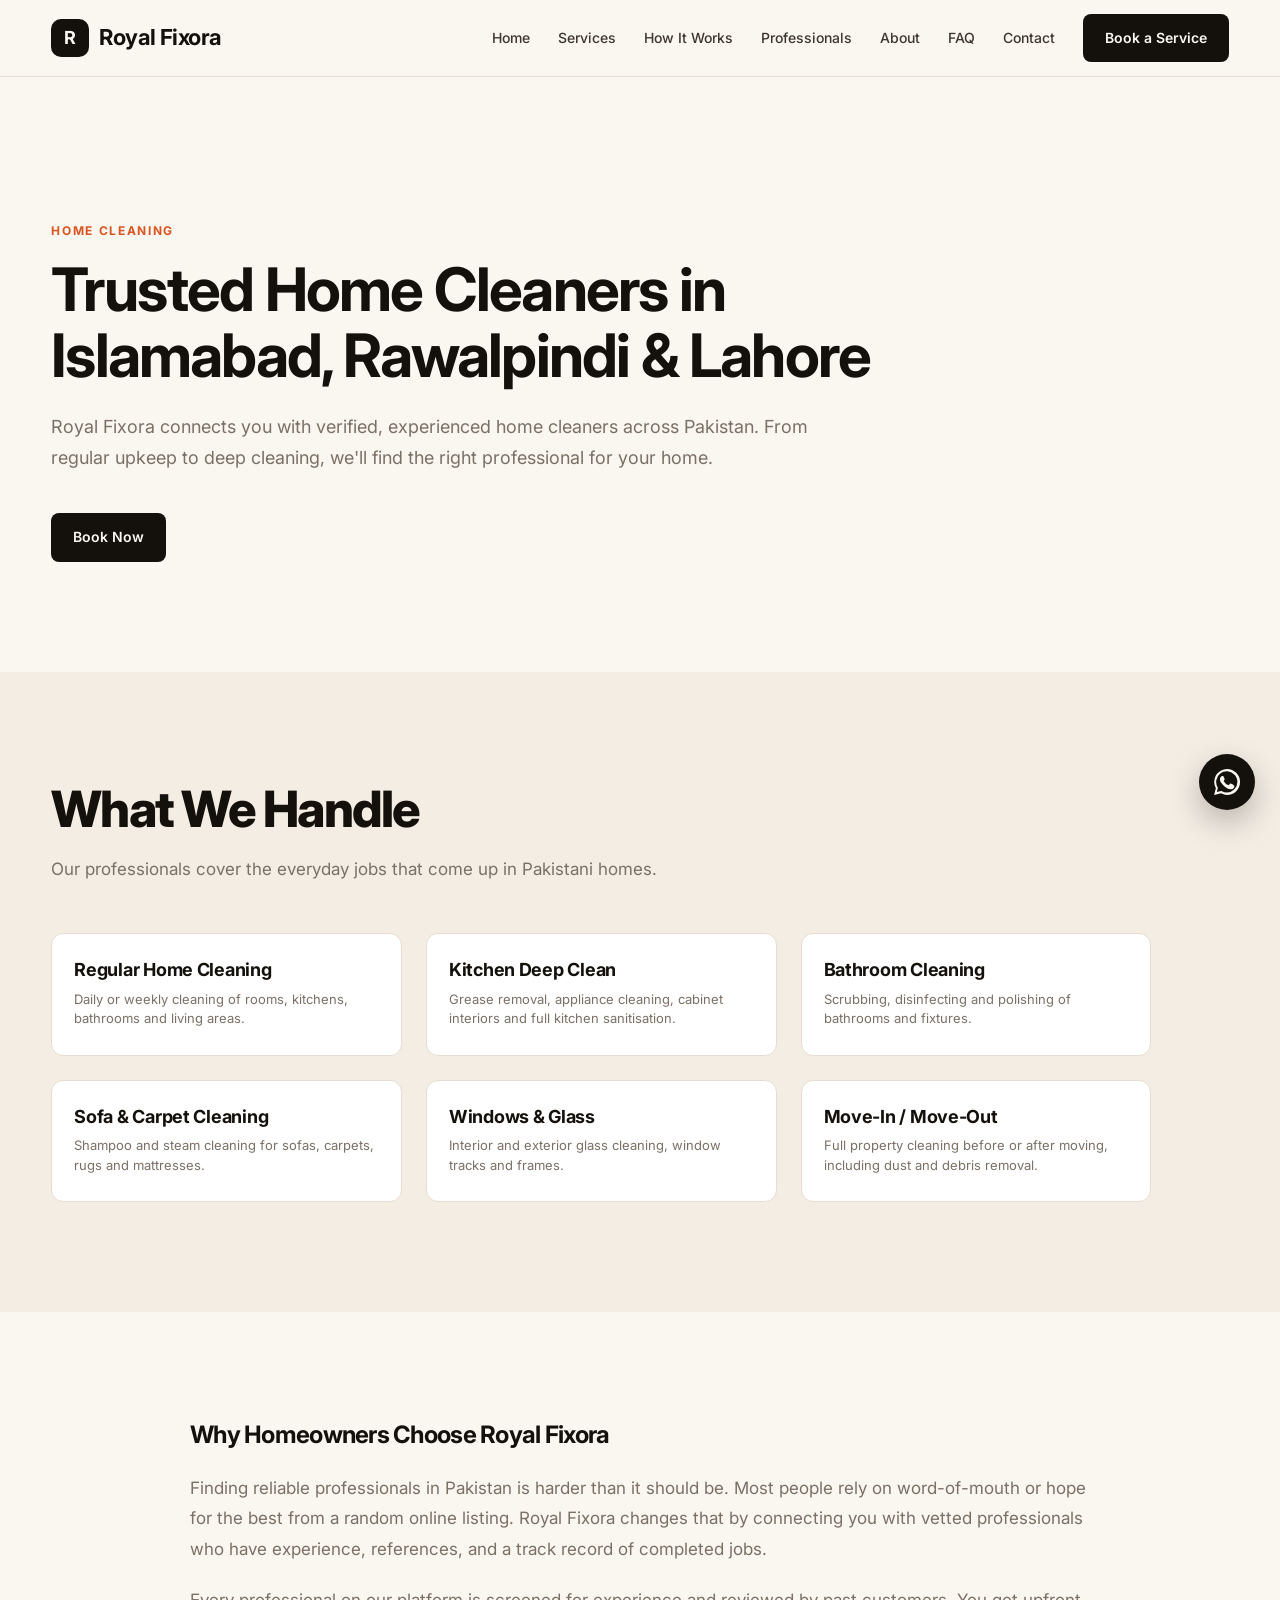
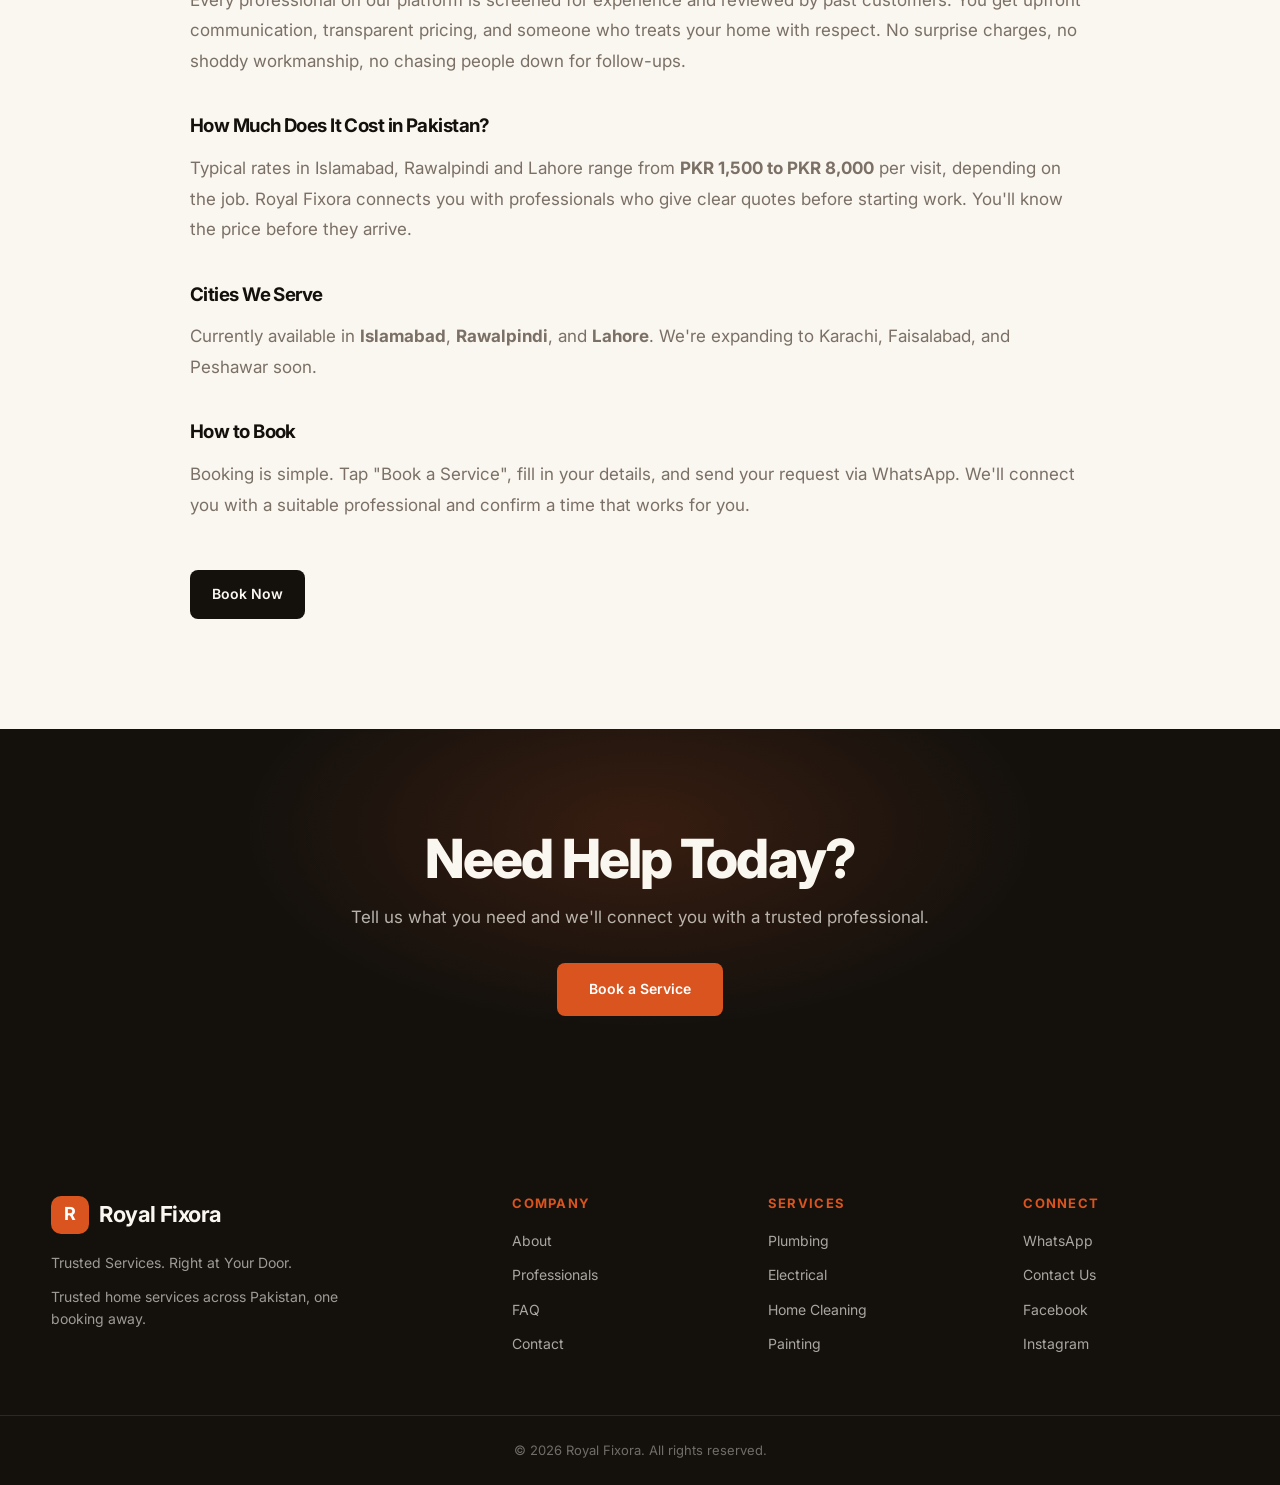
<file: cleaning.html>
﻿<!DOCTYPE html>
<html lang="en">
<head>
    <meta charset="UTF-8">
    <meta name="viewport" content="width=device-width, initial-scale=1.0">
    <title>Trusted Home Cleaners in Islamabad, Rawalpindi & Lahore | Royal Fixora</title>
    <meta name="description" content="Royal Fixora connects you with verified, experienced home cleaners across Pakistan. From regular upkeep to deep cleaning, we'll find the right professional for your home.">
    <meta name="author" content="Royal Fixora">
    <meta name="robots" content="index, follow">
    <meta name="theme-color" content="#d9541f">
    <link rel="canonical" href="https://royalfixora.netlify.app/cleaning.html">
    <meta property="og:type" content="article">
    <meta property="og:title" content="Trusted Home Cleaners in Islamabad, Rawalpindi & Lahore | Royal Fixora">
    <meta property="og:description" content="Royal Fixora connects you with verified, experienced home cleaners across Pakistan. From regular upkeep to deep cleaning, we'll find the right professional for your home.">
    <meta property="og:url" content="https://royalfixora.netlify.app/cleaning.html">
    <meta property="og:site_name" content="Royal Fixora">
    <link rel="icon" type="image/svg+xml" href="assets/logo/favicon.svg">
    <link rel="preconnect" href="https://fonts.googleapis.com">
    <link rel="preconnect" href="https://fonts.gstatic.com" crossorigin>
    <link href="https://fonts.googleapis.com/css2?family=Inter:wght@400;500;600;700;800&display=swap" rel="stylesheet">
    <script type="application/ld+json">
    {
      "@context": "https://schema.org",
      "@type": "Service",
      "serviceType": "HOME CLEANING",
      "provider": {
        "@type": "LocalBusiness",
        "name": "Royal Fixora",
        "url": "https://royalfixora.netlify.app/"
      },
      "areaServed": [
        { "@type": "City", "name": "Islamabad" },
        { "@type": "City", "name": "Rawalpindi" },
        { "@type": "City", "name": "Lahore" }
      ],
      "description": "Royal Fixora connects you with verified, experienced home cleaners across Pakistan. From regular upkeep to deep cleaning, we'll find the right professional for your home."
    }
    </script>
    <link rel="stylesheet" href="style.css">
</head>
<body>

<header class="navbar">
    <div class="container nav-container">
        <a href="index.html" class="logo">
            <span class="logo-icon">R</span>
            <span>Royal Fixora</span>
        </a>
        <nav class="nav-menu" id="navMenu">
            <a href="index.html">Home</a>
            <a href="index.html#services">Services</a>
            <a href="index.html#how-it-works">How It Works</a>
            <a href="index.html#professionals">Professionals</a>
            <a href="index.html#about">About</a>
            <a href="index.html#faq">FAQ</a>
            <a href="index.html#contact">Contact</a>
            <button class="nav-book-btn" onclick="openBookingModal()">Book a Service</button>
        </nav>
        <button class="menu-toggle" id="menuToggle" aria-label="Toggle navigation menu">&#9776;</button>
    </div>
</header>

<main>

<section class="section" style="padding-top: 140px;">
    <div class="container">
        <span class="section-label">HOME CLEANING</span>
        <h1 style="font-size: clamp(38px, 5vw, 60px); margin-bottom: 24px; max-width: 900px;">Trusted Home Cleaners in Islamabad, Rawalpindi & Lahore</h1>
        <p style="font-size: 18px; color: var(--ink-muted); max-width: 780px; margin-bottom: 40px; line-height: 1.7;">Royal Fixora connects you with verified, experienced home cleaners across Pakistan. From regular upkeep to deep cleaning, we'll find the right professional for your home.</p>
        <button class="primary-btn" onclick="window.location.href='index.html#contact'">Book Now</button>
    </div>
</section>

<section class="section" style="background: var(--bg-alt);">
    <div class="container">
        <div class="section-heading" style="text-align: left; max-width: 900px; margin: 0 0 50px;">
            <h2>What We Handle</h2>
            <p>Our professionals cover the everyday jobs that come up in Pakistani homes.</p>
        </div>
        <div style="display: grid; grid-template-columns: repeat(auto-fit, minmax(280px, 1fr)); gap: 24px; max-width: 1100px;">
            <div class="service-card" style="cursor: default;">
                <h3 style="font-size: 18px; margin-bottom: 10px;">Regular Home Cleaning</h3>
                <p>Daily or weekly cleaning of rooms, kitchens, bathrooms and living areas.</p>
            </div>
            <div class="service-card" style="cursor: default;">
                <h3 style="font-size: 18px; margin-bottom: 10px;">Kitchen Deep Clean</h3>
                <p>Grease removal, appliance cleaning, cabinet interiors and full kitchen sanitisation.</p>
            </div>
            <div class="service-card" style="cursor: default;">
                <h3 style="font-size: 18px; margin-bottom: 10px;">Bathroom Cleaning</h3>
                <p>Scrubbing, disinfecting and polishing of bathrooms and fixtures.</p>
            </div>
            <div class="service-card" style="cursor: default;">
                <h3 style="font-size: 18px; margin-bottom: 10px;">Sofa & Carpet Cleaning</h3>
                <p>Shampoo and steam cleaning for sofas, carpets, rugs and mattresses.</p>
            </div>
            <div class="service-card" style="cursor: default;">
                <h3 style="font-size: 18px; margin-bottom: 10px;">Windows & Glass</h3>
                <p>Interior and exterior glass cleaning, window tracks and frames.</p>
            </div>
            <div class="service-card" style="cursor: default;">
                <h3 style="font-size: 18px; margin-bottom: 10px;">Move-In / Move-Out</h3>
                <p>Full property cleaning before or after moving, including dust and debris removal.</p>
            </div>
        </div>
    </div>
</section>

<section class="section">
    <div class="container" style="max-width: 900px;">
        <h2 style="margin-bottom: 24px;">Why Homeowners Choose Royal Fixora</h2>
        <p style="font-size: 17px; line-height: 1.8; color: var(--ink-muted); margin-bottom: 20px;">
            Finding reliable professionals in Pakistan is harder than it should be. Most people rely on word-of-mouth or hope for the best from a random online listing. Royal Fixora changes that by connecting you with vetted professionals who have experience, references, and a track record of completed jobs.
        </p>
        <p style="font-size: 17px; line-height: 1.8; color: var(--ink-muted); margin-bottom: 20px;">
            Every professional on our platform is screened for experience and reviewed by past customers. You get upfront communication, transparent pricing, and someone who treats your home with respect. No surprise charges, no shoddy workmanship, no chasing people down for follow-ups.
        </p>

        <h3 style="margin: 40px 0 16px;">How Much Does It Cost in Pakistan?</h3>
        <p style="font-size: 17px; line-height: 1.8; color: var(--ink-muted); margin-bottom: 20px;">
            Typical rates in Islamabad, Rawalpindi and Lahore range from <strong>PKR 1,500 to PKR 8,000</strong> per visit, depending on the job. Royal Fixora connects you with professionals who give clear quotes before starting work. You'll know the price before they arrive.
        </p>

        <h3 style="margin: 40px 0 16px;">Cities We Serve</h3>
        <p style="font-size: 17px; line-height: 1.8; color: var(--ink-muted); margin-bottom: 20px;">
            Currently available in <strong>Islamabad</strong>, <strong>Rawalpindi</strong>, and <strong>Lahore</strong>. We're expanding to Karachi, Faisalabad, and Peshawar soon.
        </p>

        <h3 style="margin: 40px 0 16px;">How to Book</h3>
        <p style="font-size: 17px; line-height: 1.8; color: var(--ink-muted); margin-bottom: 20px;">
            Booking is simple. Tap "Book a Service", fill in your details, and send your request via WhatsApp. We'll connect you with a suitable professional and confirm a time that works for you.
        </p>

        <div style="margin-top: 50px;">
            <button class="primary-btn" onclick="window.location.href='index.html#contact'">Book Now</button>
        </div>
    </div>
</section>

<section class="cta-section">
    <div class="container cta-content">
        <h2>Need Help Today?</h2>
        <p>Tell us what you need and we'll connect you with a trusted professional.</p>
        <button class="primary-btn" onclick="window.location.href='index.html#contact'">Book a Service</button>
    </div>
</section>

</main>

<footer class="footer">
    <div class="container footer-grid">
        <div class="footer-brand">
            <a href="index.html" class="logo footer-logo">
                <span class="logo-icon">R</span>
                <span>Royal Fixora</span>
            </a>
            <p>Trusted Services. Right at Your Door.</p>
            <p class="footer-small">Trusted home services across Pakistan, one booking away.</p>
        </div>
        <div class="footer-column">
            <h3>Company</h3>
            <a href="index.html#about">About</a>
            <a href="index.html#professionals">Professionals</a>
            <a href="index.html#faq">FAQ</a>
            <a href="index.html#contact">Contact</a>
        </div>
        <div class="footer-column">
            <h3>Services</h3>
            <a href="plumbing.html">Plumbing</a>
            <a href="electrical.html">Electrical</a>
            <a href="cleaning.html">Home Cleaning</a>
            <a href="painting.html">Painting</a>
        </div>
        <div class="footer-column">
            <h3>Connect</h3>
            <a href="https://wa.me/923481969273" target="_blank" rel="noopener">WhatsApp</a>
            <a href="index.html#contact">Contact Us</a>
            <a href="#">Facebook</a>
            <a href="#">Instagram</a>
        </div>
    </div>
    <div class="footer-bottom">
        <p>&copy; <span id="currentYear">2026</span> Royal Fixora. All rights reserved.</p>
    </div>
</footer>

<a href="https://wa.me/923481969273?text=Hello%20Royal%20Fixora%2C%20I%20need%20a%20cleaner."
   class="whatsapp-float" target="_blank" rel="noopener" aria-label="Contact Royal Fixora on WhatsApp">
    <span data-icon="whatsapp" aria-hidden="true"></span>
</a>

<script src="script.js"></script>
</body>
</html>
</file>
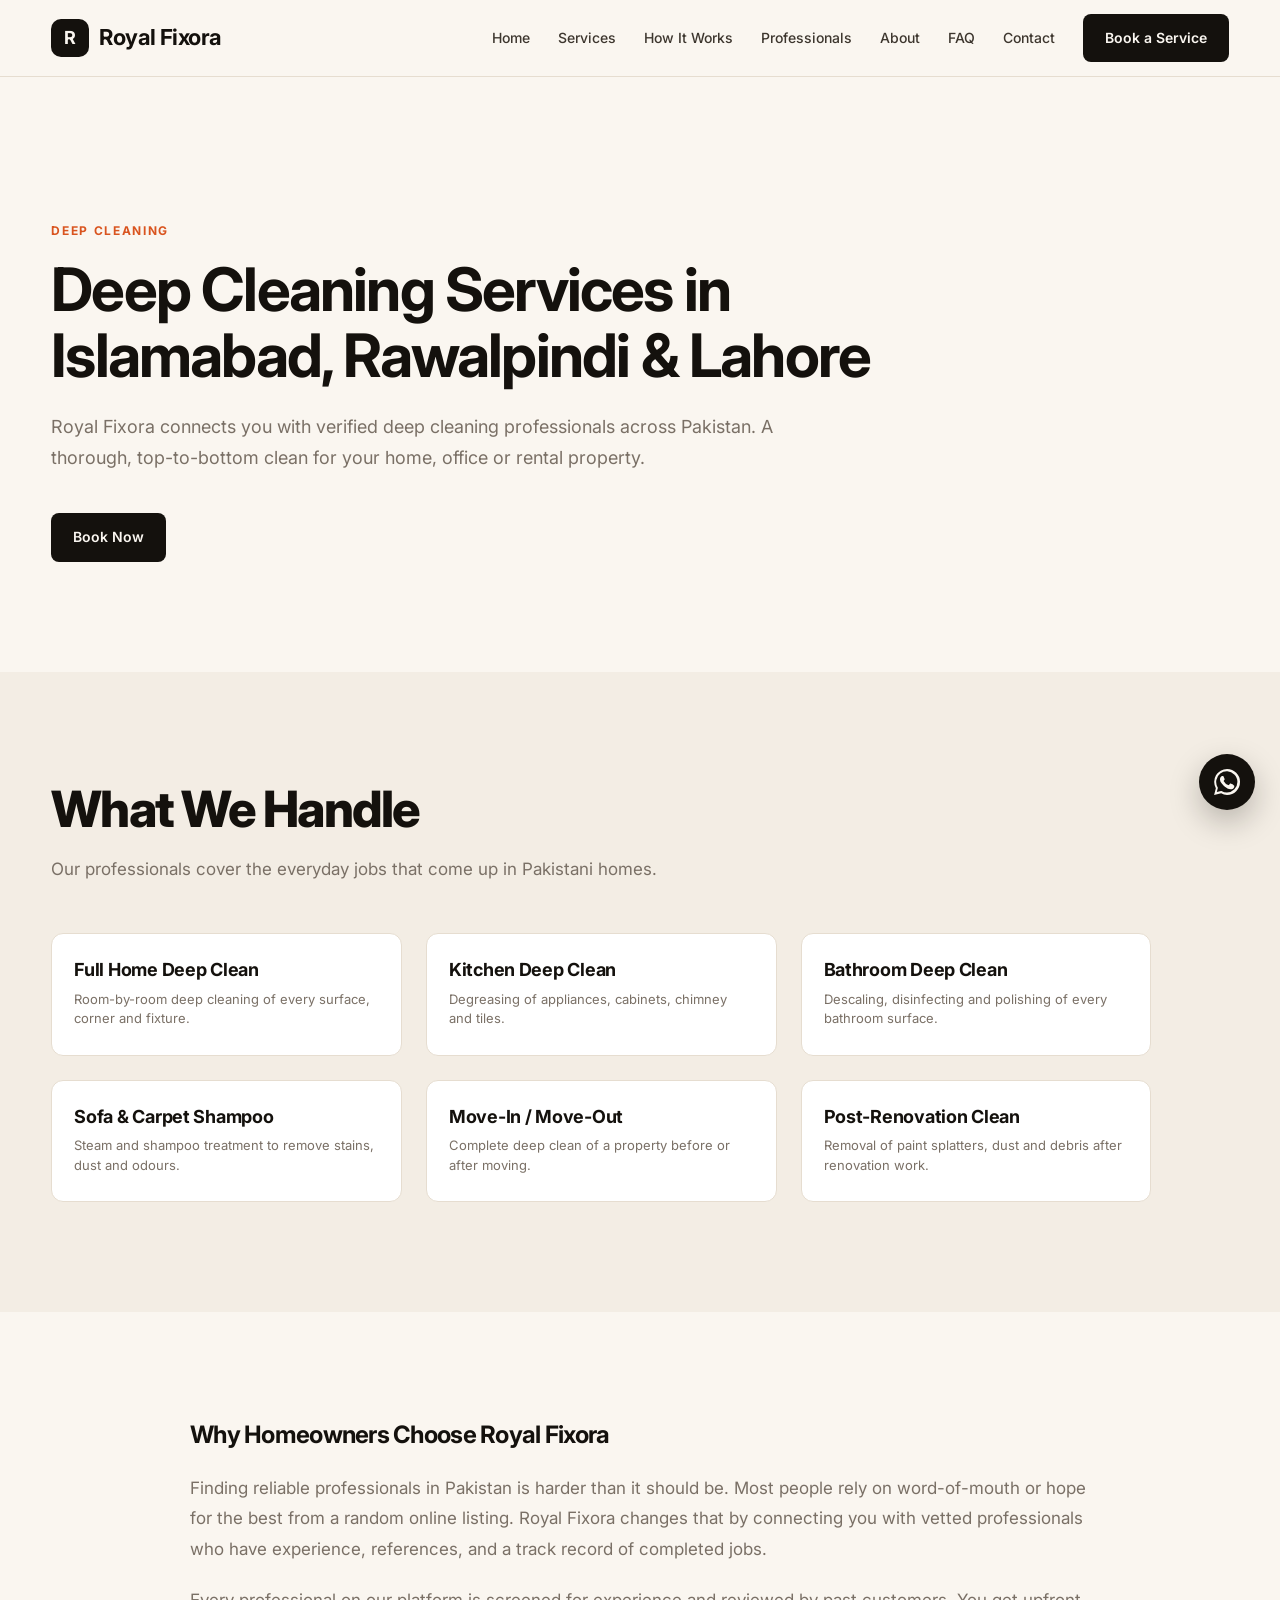
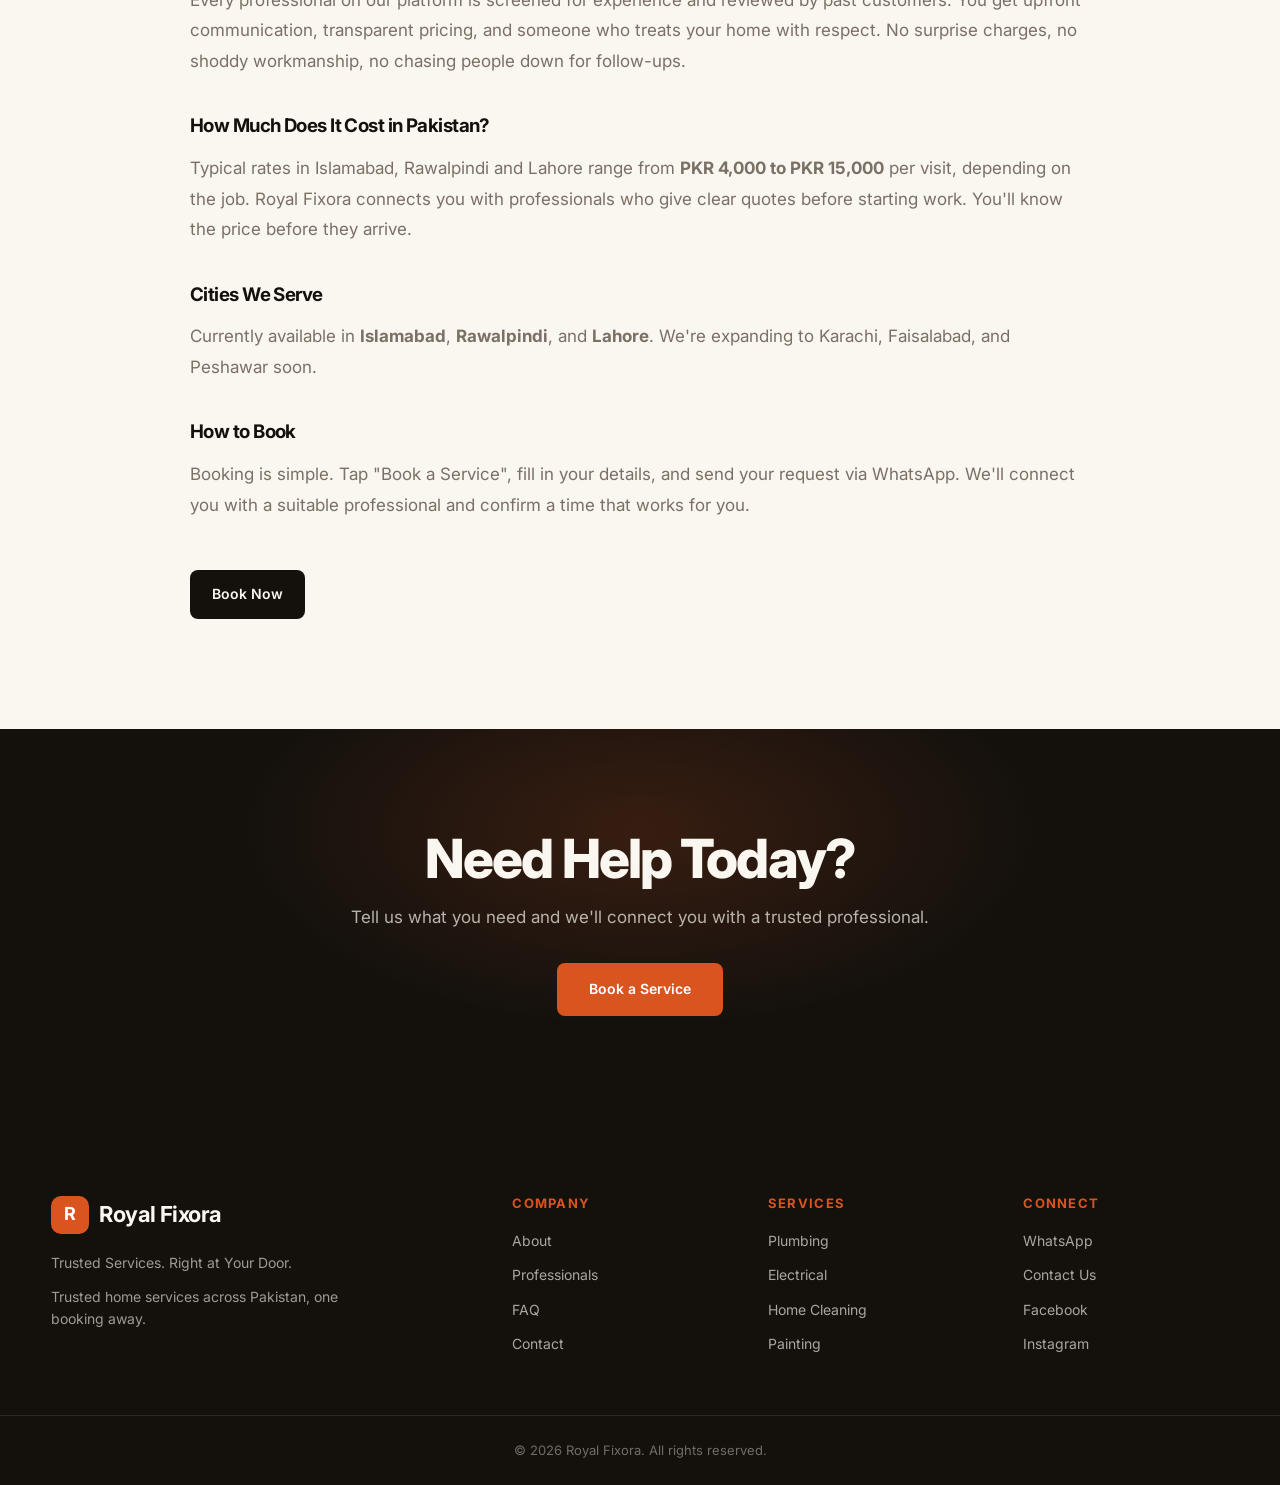
<file: deep-cleaning.html>
﻿<!DOCTYPE html>
<html lang="en">
<head>
    <meta charset="UTF-8">
    <meta name="viewport" content="width=device-width, initial-scale=1.0">
    <title>Deep Cleaning Services in Islamabad, Rawalpindi & Lahore | Royal Fixora</title>
    <meta name="description" content="Royal Fixora connects you with verified deep cleaning professionals across Pakistan. A thorough, top-to-bottom clean for your home, office or rental property.">
    <meta name="author" content="Royal Fixora">
    <meta name="robots" content="index, follow">
    <meta name="theme-color" content="#d9541f">
    <link rel="canonical" href="https://royalfixora.netlify.app/deep-cleaning.html">
    <meta property="og:type" content="article">
    <meta property="og:title" content="Deep Cleaning Services in Islamabad, Rawalpindi & Lahore | Royal Fixora">
    <meta property="og:description" content="Royal Fixora connects you with verified deep cleaning professionals across Pakistan. A thorough, top-to-bottom clean for your home, office or rental property.">
    <meta property="og:url" content="https://royalfixora.netlify.app/deep-cleaning.html">
    <meta property="og:site_name" content="Royal Fixora">
    <link rel="icon" type="image/svg+xml" href="assets/logo/favicon.svg">
    <link rel="preconnect" href="https://fonts.googleapis.com">
    <link rel="preconnect" href="https://fonts.gstatic.com" crossorigin>
    <link href="https://fonts.googleapis.com/css2?family=Inter:wght@400;500;600;700;800&display=swap" rel="stylesheet">
    <script type="application/ld+json">
    {
      "@context": "https://schema.org",
      "@type": "Service",
      "serviceType": "DEEP CLEANING",
      "provider": {
        "@type": "LocalBusiness",
        "name": "Royal Fixora",
        "url": "https://royalfixora.netlify.app/"
      },
      "areaServed": [
        { "@type": "City", "name": "Islamabad" },
        { "@type": "City", "name": "Rawalpindi" },
        { "@type": "City", "name": "Lahore" }
      ],
      "description": "Royal Fixora connects you with verified deep cleaning professionals across Pakistan. A thorough, top-to-bottom clean for your home, office or rental property."
    }
    </script>
    <link rel="stylesheet" href="style.css">
</head>
<body>

<header class="navbar">
    <div class="container nav-container">
        <a href="index.html" class="logo">
            <span class="logo-icon">R</span>
            <span>Royal Fixora</span>
        </a>
        <nav class="nav-menu" id="navMenu">
            <a href="index.html">Home</a>
            <a href="index.html#services">Services</a>
            <a href="index.html#how-it-works">How It Works</a>
            <a href="index.html#professionals">Professionals</a>
            <a href="index.html#about">About</a>
            <a href="index.html#faq">FAQ</a>
            <a href="index.html#contact">Contact</a>
            <button class="nav-book-btn" onclick="openBookingModal()">Book a Service</button>
        </nav>
        <button class="menu-toggle" id="menuToggle" aria-label="Toggle navigation menu">&#9776;</button>
    </div>
</header>

<main>

<section class="section" style="padding-top: 140px;">
    <div class="container">
        <span class="section-label">DEEP CLEANING</span>
        <h1 style="font-size: clamp(38px, 5vw, 60px); margin-bottom: 24px; max-width: 900px;">Deep Cleaning Services in Islamabad, Rawalpindi & Lahore</h1>
        <p style="font-size: 18px; color: var(--ink-muted); max-width: 780px; margin-bottom: 40px; line-height: 1.7;">Royal Fixora connects you with verified deep cleaning professionals across Pakistan. A thorough, top-to-bottom clean for your home, office or rental property.</p>
        <button class="primary-btn" onclick="window.location.href='index.html#contact'">Book Now</button>
    </div>
</section>

<section class="section" style="background: var(--bg-alt);">
    <div class="container">
        <div class="section-heading" style="text-align: left; max-width: 900px; margin: 0 0 50px;">
            <h2>What We Handle</h2>
            <p>Our professionals cover the everyday jobs that come up in Pakistani homes.</p>
        </div>
        <div style="display: grid; grid-template-columns: repeat(auto-fit, minmax(280px, 1fr)); gap: 24px; max-width: 1100px;">
            <div class="service-card" style="cursor: default;">
                <h3 style="font-size: 18px; margin-bottom: 10px;">Full Home Deep Clean</h3>
                <p>Room-by-room deep cleaning of every surface, corner and fixture.</p>
            </div>
            <div class="service-card" style="cursor: default;">
                <h3 style="font-size: 18px; margin-bottom: 10px;">Kitchen Deep Clean</h3>
                <p>Degreasing of appliances, cabinets, chimney and tiles.</p>
            </div>
            <div class="service-card" style="cursor: default;">
                <h3 style="font-size: 18px; margin-bottom: 10px;">Bathroom Deep Clean</h3>
                <p>Descaling, disinfecting and polishing of every bathroom surface.</p>
            </div>
            <div class="service-card" style="cursor: default;">
                <h3 style="font-size: 18px; margin-bottom: 10px;">Sofa & Carpet Shampoo</h3>
                <p>Steam and shampoo treatment to remove stains, dust and odours.</p>
            </div>
            <div class="service-card" style="cursor: default;">
                <h3 style="font-size: 18px; margin-bottom: 10px;">Move-In / Move-Out</h3>
                <p>Complete deep clean of a property before or after moving.</p>
            </div>
            <div class="service-card" style="cursor: default;">
                <h3 style="font-size: 18px; margin-bottom: 10px;">Post-Renovation Clean</h3>
                <p>Removal of paint splatters, dust and debris after renovation work.</p>
            </div>
        </div>
    </div>
</section>

<section class="section">
    <div class="container" style="max-width: 900px;">
        <h2 style="margin-bottom: 24px;">Why Homeowners Choose Royal Fixora</h2>
        <p style="font-size: 17px; line-height: 1.8; color: var(--ink-muted); margin-bottom: 20px;">
            Finding reliable professionals in Pakistan is harder than it should be. Most people rely on word-of-mouth or hope for the best from a random online listing. Royal Fixora changes that by connecting you with vetted professionals who have experience, references, and a track record of completed jobs.
        </p>
        <p style="font-size: 17px; line-height: 1.8; color: var(--ink-muted); margin-bottom: 20px;">
            Every professional on our platform is screened for experience and reviewed by past customers. You get upfront communication, transparent pricing, and someone who treats your home with respect. No surprise charges, no shoddy workmanship, no chasing people down for follow-ups.
        </p>

        <h3 style="margin: 40px 0 16px;">How Much Does It Cost in Pakistan?</h3>
        <p style="font-size: 17px; line-height: 1.8; color: var(--ink-muted); margin-bottom: 20px;">
            Typical rates in Islamabad, Rawalpindi and Lahore range from <strong>PKR 4,000 to PKR 15,000</strong> per visit, depending on the job. Royal Fixora connects you with professionals who give clear quotes before starting work. You'll know the price before they arrive.
        </p>

        <h3 style="margin: 40px 0 16px;">Cities We Serve</h3>
        <p style="font-size: 17px; line-height: 1.8; color: var(--ink-muted); margin-bottom: 20px;">
            Currently available in <strong>Islamabad</strong>, <strong>Rawalpindi</strong>, and <strong>Lahore</strong>. We're expanding to Karachi, Faisalabad, and Peshawar soon.
        </p>

        <h3 style="margin: 40px 0 16px;">How to Book</h3>
        <p style="font-size: 17px; line-height: 1.8; color: var(--ink-muted); margin-bottom: 20px;">
            Booking is simple. Tap "Book a Service", fill in your details, and send your request via WhatsApp. We'll connect you with a suitable professional and confirm a time that works for you.
        </p>

        <div style="margin-top: 50px;">
            <button class="primary-btn" onclick="window.location.href='index.html#contact'">Book Now</button>
        </div>
    </div>
</section>

<section class="cta-section">
    <div class="container cta-content">
        <h2>Need Help Today?</h2>
        <p>Tell us what you need and we'll connect you with a trusted professional.</p>
        <button class="primary-btn" onclick="window.location.href='index.html#contact'">Book a Service</button>
    </div>
</section>

</main>

<footer class="footer">
    <div class="container footer-grid">
        <div class="footer-brand">
            <a href="index.html" class="logo footer-logo">
                <span class="logo-icon">R</span>
                <span>Royal Fixora</span>
            </a>
            <p>Trusted Services. Right at Your Door.</p>
            <p class="footer-small">Trusted home services across Pakistan, one booking away.</p>
        </div>
        <div class="footer-column">
            <h3>Company</h3>
            <a href="index.html#about">About</a>
            <a href="index.html#professionals">Professionals</a>
            <a href="index.html#faq">FAQ</a>
            <a href="index.html#contact">Contact</a>
        </div>
        <div class="footer-column">
            <h3>Services</h3>
            <a href="plumbing.html">Plumbing</a>
            <a href="electrical.html">Electrical</a>
            <a href="cleaning.html">Home Cleaning</a>
            <a href="painting.html">Painting</a>
        </div>
        <div class="footer-column">
            <h3>Connect</h3>
            <a href="https://wa.me/923481969273" target="_blank" rel="noopener">WhatsApp</a>
            <a href="index.html#contact">Contact Us</a>
            <a href="#">Facebook</a>
            <a href="#">Instagram</a>
        </div>
    </div>
    <div class="footer-bottom">
        <p>&copy; <span id="currentYear">2026</span> Royal Fixora. All rights reserved.</p>
    </div>
</footer>

<a href="https://wa.me/923481969273?text=Hello%20Royal%20Fixora%2C%20I%20need%20a%20deep cleaning team."
   class="whatsapp-float" target="_blank" rel="noopener" aria-label="Contact Royal Fixora on WhatsApp">
    <span data-icon="whatsapp" aria-hidden="true"></span>
</a>

<script src="script.js"></script>
</body>
</html>
</file>
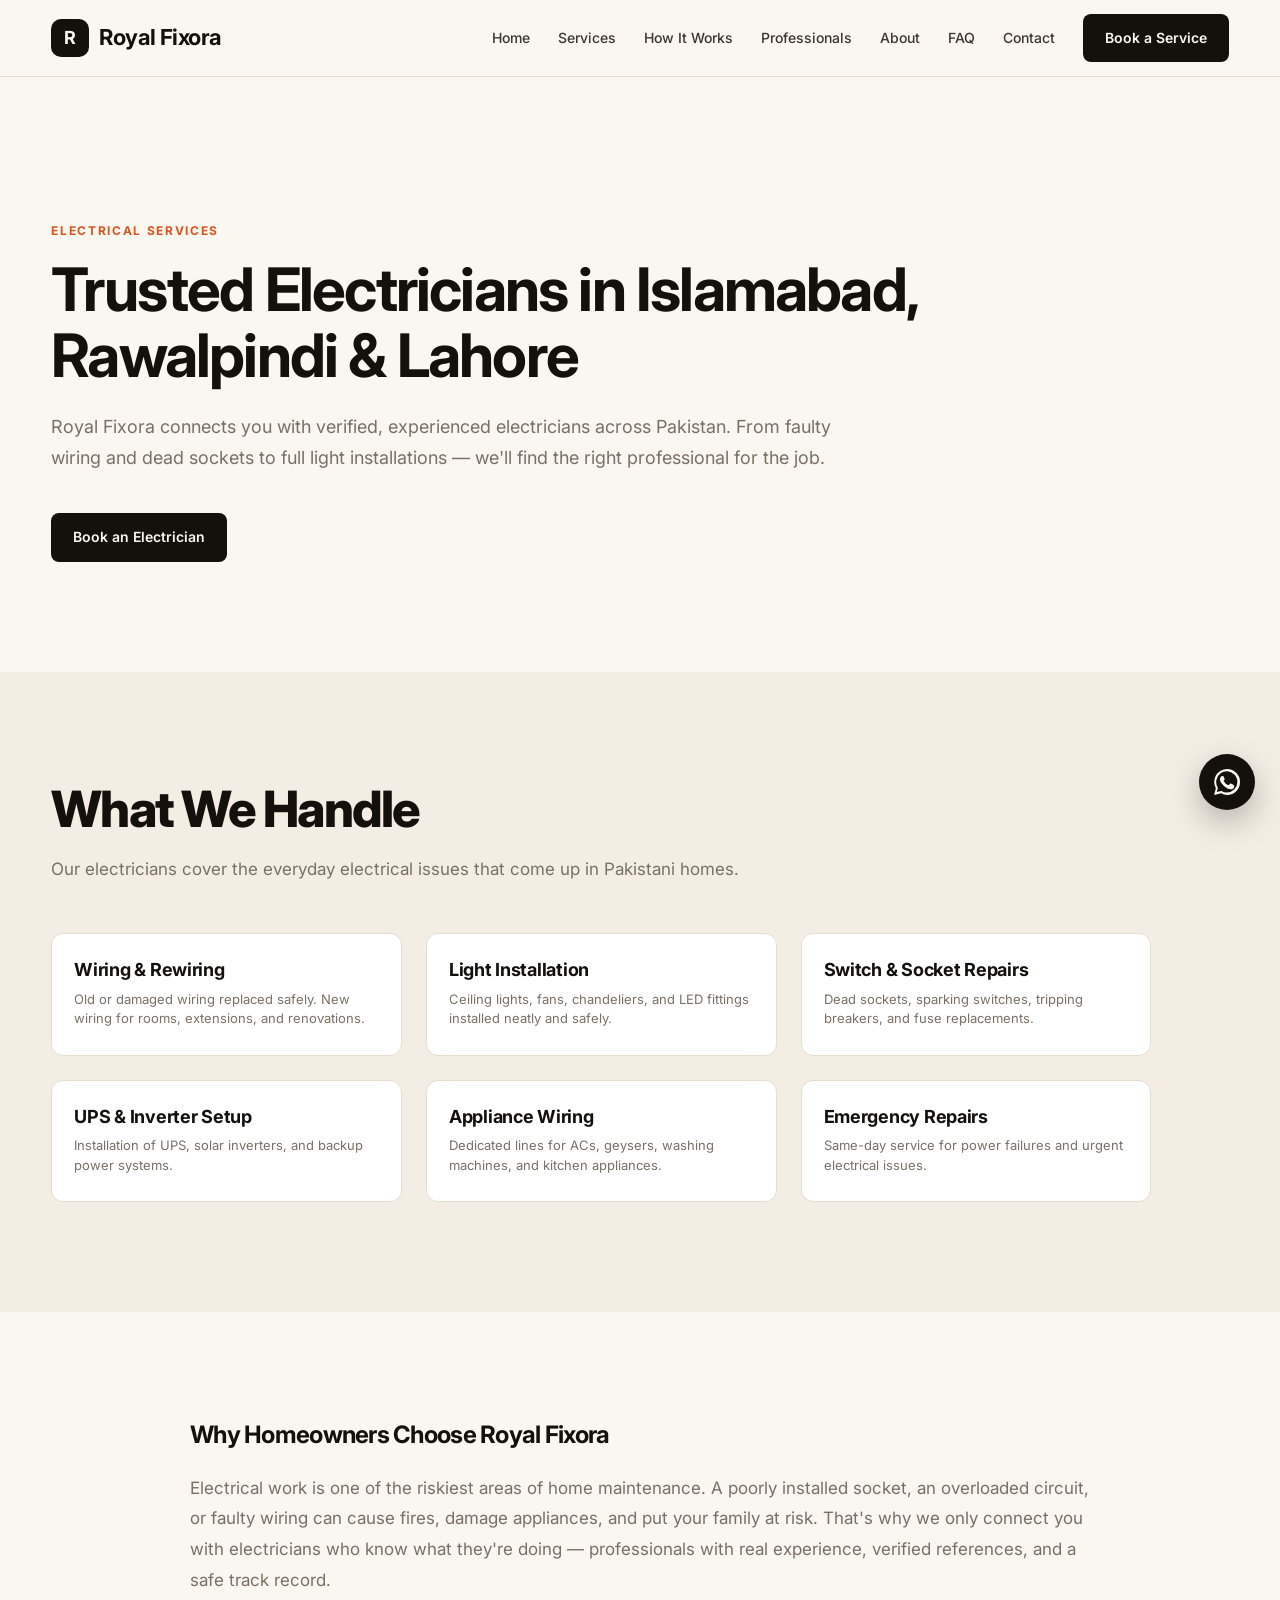
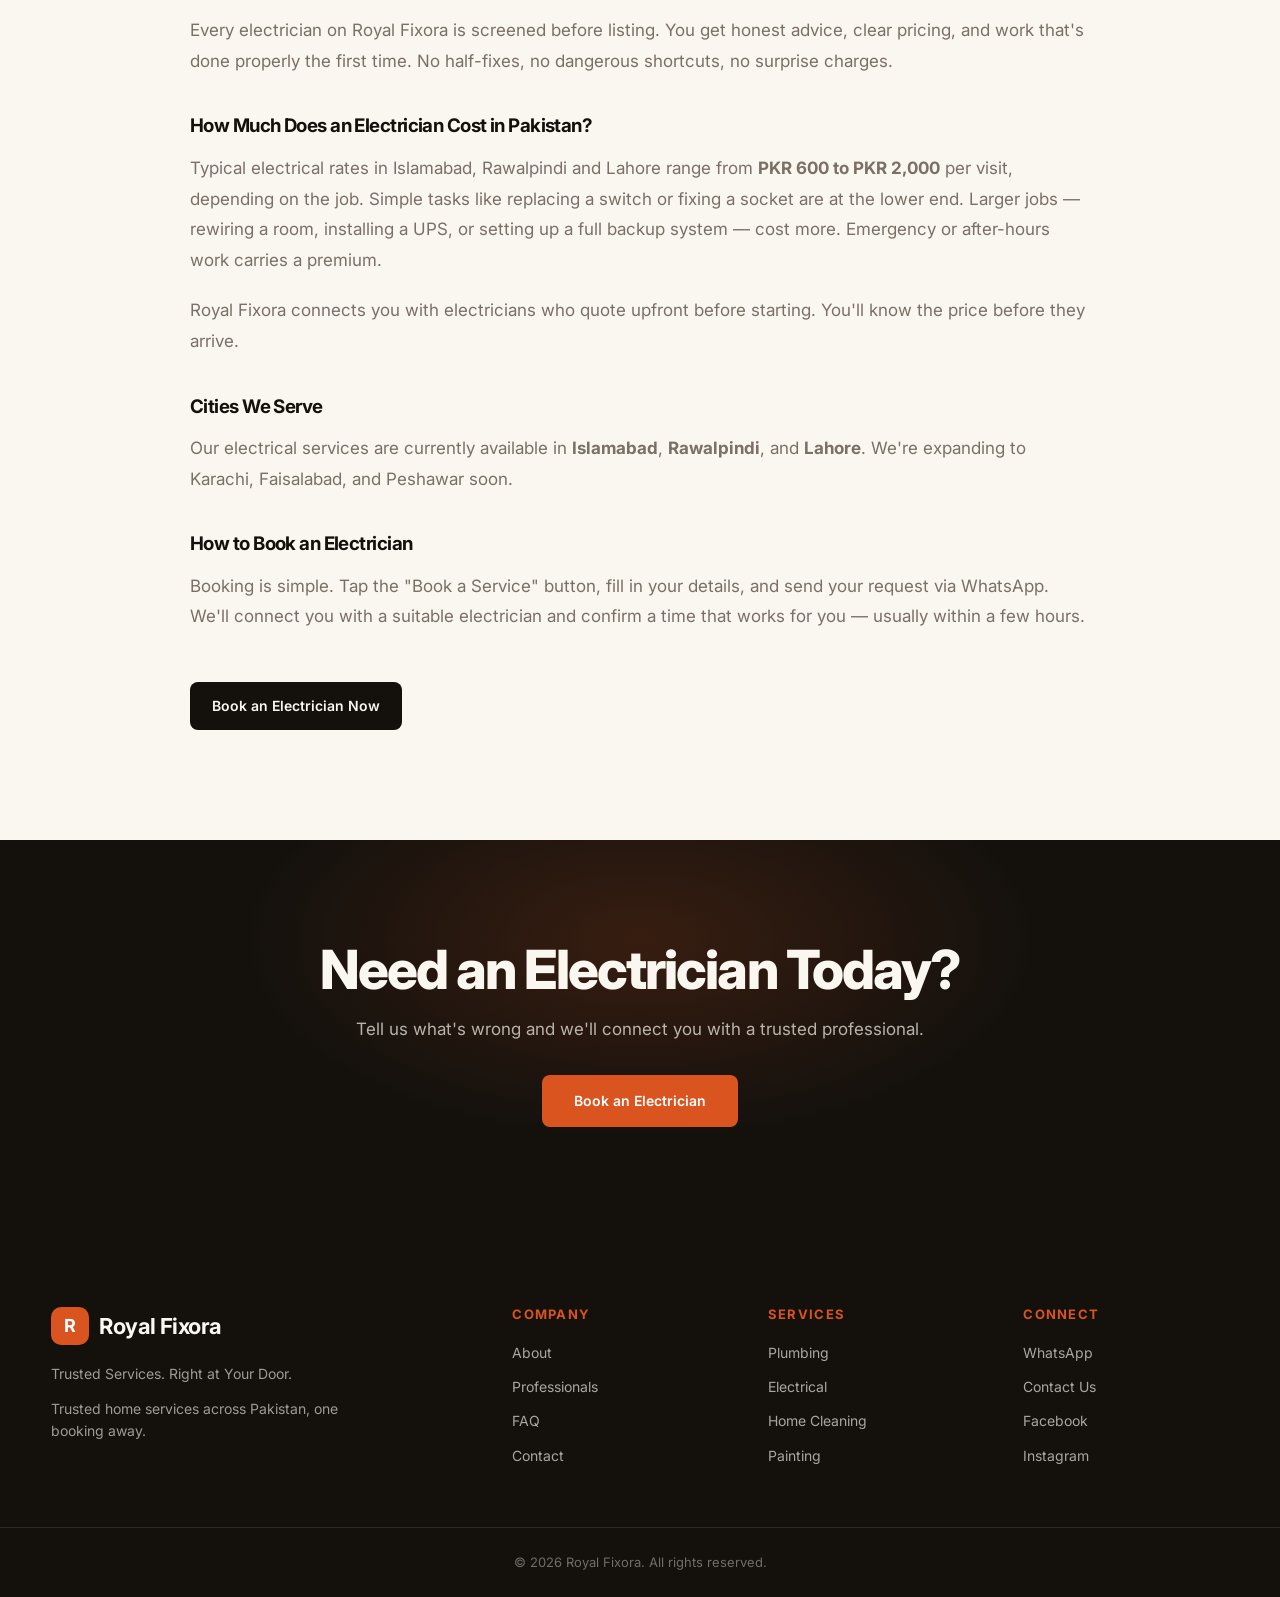
<file: electrical.html>
<!DOCTYPE html>
<html lang="en">
<head>
    <meta charset="UTF-8">
    <meta name="viewport" content="width=device-width, initial-scale=1.0">

    <title>Electrician in Islamabad, Rawalpindi & Lahore | Royal Fixora</title>

    <meta name="description"
          content="Book a trusted electrician in Islamabad, Rawalpindi and Lahore. Royal Fixora connects you with verified electricians for wiring, installations, and repairs.">

    <meta name="keywords"
          content="electrician Islamabad, electrician Rawalpindi, electrician Lahore, electrical services Pakistan, wiring repair, light installation, Royal Fixora">

    <meta name="author" content="Royal Fixora">
    <meta name="robots" content="index, follow">
    <meta name="theme-color" content="#d9541f">

    <link rel="canonical" href="https://royalfixora.netlify.app/electrical.html">

    <meta property="og:type" content="article">
    <meta property="og:title" content="Electrician in Islamabad, Rawalpindi & Lahore | Royal Fixora">
    <meta property="og:description"
          content="Book a trusted electrician in Pakistan. Verified professionals for wiring, installations, and repairs.">
    <meta property="og:url" content="https://royalfixora.netlify.app/electrical.html">
    <meta property="og:site_name" content="Royal Fixora">

    <link rel="icon" type="image/svg+xml" href="assets/logo/favicon.svg">

    <link rel="preconnect" href="https://fonts.googleapis.com">
    <link rel="preconnect" href="https://fonts.gstatic.com" crossorigin>
    <link href="https://fonts.googleapis.com/css2?family=Inter:wght@400;500;600;700;800&display=swap" rel="stylesheet">

    <script type="application/ld+json">
    {
      "@context": "https://schema.org",
      "@type": "Service",
      "serviceType": "Electrical Services",
      "provider": {
        "@type": "LocalBusiness",
        "name": "Royal Fixora",
        "url": "https://royalfixora.netlify.app/"
      },
      "areaServed": [
        { "@type": "City", "name": "Islamabad" },
        { "@type": "City", "name": "Rawalpindi" },
        { "@type": "City", "name": "Lahore" }
      ],
      "description": "Trusted electrical services in Pakistan for wiring, installations, and repairs."
    }
    </script>

    <link rel="stylesheet" href="style.css">
</head>

<body>

<header class="navbar">
    <div class="container nav-container">
        <a href="index.html" class="logo">
            <span class="logo-icon">R</span>
            <span>Royal Fixora</span>
        </a>
        <nav class="nav-menu" id="navMenu">
            <a href="index.html">Home</a>
            <a href="index.html#services">Services</a>
            <a href="index.html#how-it-works">How It Works</a>
            <a href="index.html#professionals">Professionals</a>
            <a href="index.html#about">About</a>
            <a href="index.html#faq">FAQ</a>
            <a href="index.html#contact">Contact</a>
            <button class="nav-book-btn" onclick="openBookingModal()">Book a Service</button>
        </nav>
        <button class="menu-toggle" id="menuToggle" aria-label="Toggle navigation menu">☰</button>
    </div>
</header>


<main>

<section class="section" style="padding-top: 140px;">
    <div class="container">

        <span class="section-label">ELECTRICAL SERVICES</span>

        <h1 style="font-size: clamp(38px, 5vw, 60px); margin-bottom: 24px; max-width: 900px;">
            Trusted Electricians in Islamabad, Rawalpindi & Lahore
        </h1>

        <p style="font-size: 18px; color: var(--ink-muted); max-width: 780px; margin-bottom: 40px; line-height: 1.7;">
            Royal Fixora connects you with verified, experienced electricians across Pakistan. From faulty wiring and dead sockets to full light installations — we'll find the right professional for the job.
        </p>

        <button class="primary-btn" onclick="window.location.href='index.html#contact'">
            Book an Electrician
        </button>

    </div>
</section>


<section class="section" style="background: var(--bg-alt);">
    <div class="container">

        <div class="section-heading" style="text-align: left; max-width: 900px; margin: 0 0 50px;">
            <h2>What We Handle</h2>
            <p>Our electricians cover the everyday electrical issues that come up in Pakistani homes.</p>
        </div>

        <div style="display: grid; grid-template-columns: repeat(auto-fit, minmax(280px, 1fr)); gap: 24px; max-width: 1100px;">

            <div class="service-card" style="cursor: default;">
                <h3 style="font-size: 18px; margin-bottom: 10px;">Wiring & Rewiring</h3>
                <p>Old or damaged wiring replaced safely. New wiring for rooms, extensions, and renovations.</p>
            </div>

            <div class="service-card" style="cursor: default;">
                <h3 style="font-size: 18px; margin-bottom: 10px;">Light Installation</h3>
                <p>Ceiling lights, fans, chandeliers, and LED fittings installed neatly and safely.</p>
            </div>

            <div class="service-card" style="cursor: default;">
                <h3 style="font-size: 18px; margin-bottom: 10px;">Switch & Socket Repairs</h3>
                <p>Dead sockets, sparking switches, tripping breakers, and fuse replacements.</p>
            </div>

            <div class="service-card" style="cursor: default;">
                <h3 style="font-size: 18px; margin-bottom: 10px;">UPS & Inverter Setup</h3>
                <p>Installation of UPS, solar inverters, and backup power systems.</p>
            </div>

            <div class="service-card" style="cursor: default;">
                <h3 style="font-size: 18px; margin-bottom: 10px;">Appliance Wiring</h3>
                <p>Dedicated lines for ACs, geysers, washing machines, and kitchen appliances.</p>
            </div>

            <div class="service-card" style="cursor: default;">
                <h3 style="font-size: 18px; margin-bottom: 10px;">Emergency Repairs</h3>
                <p>Same-day service for power failures and urgent electrical issues.</p>
            </div>

        </div>

    </div>
</section>


<section class="section">
    <div class="container" style="max-width: 900px;">

        <h2 style="margin-bottom: 24px;">Why Homeowners Choose Royal Fixora</h2>

        <p style="font-size: 17px; line-height: 1.8; color: var(--ink-muted); margin-bottom: 20px;">
            Electrical work is one of the riskiest areas of home maintenance. A poorly installed socket, an overloaded circuit, or faulty wiring can cause fires, damage appliances, and put your family at risk. That's why we only connect you with electricians who know what they're doing — professionals with real experience, verified references, and a safe track record.
        </p>

        <p style="font-size: 17px; line-height: 1.8; color: var(--ink-muted); margin-bottom: 20px;">
            Every electrician on Royal Fixora is screened before listing. You get honest advice, clear pricing, and work that's done properly the first time. No half-fixes, no dangerous shortcuts, no surprise charges.
        </p>

        <h3 style="margin: 40px 0 16px;">How Much Does an Electrician Cost in Pakistan?</h3>

        <p style="font-size: 17px; line-height: 1.8; color: var(--ink-muted); margin-bottom: 20px;">
            Typical electrical rates in Islamabad, Rawalpindi and Lahore range from <strong>PKR 600 to PKR 2,000</strong> per visit, depending on the job. Simple tasks like replacing a switch or fixing a socket are at the lower end. Larger jobs — rewiring a room, installing a UPS, or setting up a full backup system — cost more. Emergency or after-hours work carries a premium.
        </p>

        <p style="font-size: 17px; line-height: 1.8; color: var(--ink-muted); margin-bottom: 20px;">
            Royal Fixora connects you with electricians who quote upfront before starting. You'll know the price before they arrive.
        </p>

        <h3 style="margin: 40px 0 16px;">Cities We Serve</h3>

        <p style="font-size: 17px; line-height: 1.8; color: var(--ink-muted); margin-bottom: 20px;">
            Our electrical services are currently available in <strong>Islamabad</strong>, <strong>Rawalpindi</strong>, and <strong>Lahore</strong>. We're expanding to Karachi, Faisalabad, and Peshawar soon.
        </p>

        <h3 style="margin: 40px 0 16px;">How to Book an Electrician</h3>

        <p style="font-size: 17px; line-height: 1.8; color: var(--ink-muted); margin-bottom: 20px;">
            Booking is simple. Tap the "Book a Service" button, fill in your details, and send your request via WhatsApp. We'll connect you with a suitable electrician and confirm a time that works for you — usually within a few hours.
        </p>

        <div style="margin-top: 50px;">
            <button class="primary-btn" onclick="window.location.href='index.html#contact'">
                Book an Electrician Now
            </button>
        </div>

    </div>
</section>


<section class="cta-section">
    <div class="container cta-content">
        <h2>Need an Electrician Today?</h2>
        <p>Tell us what's wrong and we'll connect you with a trusted professional.</p>
        <button class="primary-btn" onclick="window.location.href='index.html#contact'">Book an Electrician</button>
    </div>
</section>

</main>


<footer class="footer">
    <div class="container footer-grid">

        <div class="footer-brand">
            <a href="index.html" class="logo footer-logo">
                <span class="logo-icon">R</span>
                <span>Royal Fixora</span>
            </a>
            <p>Trusted Services. Right at Your Door.</p>
            <p class="footer-small">Trusted home services across Pakistan, one booking away.</p>
        </div>

        <div class="footer-column">
            <h3>Company</h3>
            <a href="index.html#about">About</a>
            <a href="index.html#professionals">Professionals</a>
            <a href="index.html#faq">FAQ</a>
            <a href="index.html#contact">Contact</a>
        </div>

        <div class="footer-column">
            <h3>Services</h3>
            <a href="plumbing.html">Plumbing</a>
            <a href="electrical.html">Electrical</a>
            <a href="index.html#services">Home Cleaning</a>
            <a href="index.html#services">Painting</a>
        </div>

        <div class="footer-column">
            <h3>Connect</h3>
            <a href="https://wa.me/923481969273" target="_blank" rel="noopener">WhatsApp</a>
            <a href="index.html#contact">Contact Us</a>
            <a href="#">Facebook</a>
            <a href="#">Instagram</a>
        </div>

    </div>

    <div class="footer-bottom">
        <p>© <span id="currentYear">2026</span> Royal Fixora. All rights reserved.</p>
    </div>
</footer>


<a href="https://wa.me/923481969273?text=Hello%20Royal%20Fixora%2C%20I%20need%20an%20electrician."
   class="whatsapp-float"
   target="_blank"
   rel="noopener"
   aria-label="Contact Royal Fixora on WhatsApp">
    <span data-icon="whatsapp" aria-hidden="true"></span>
</a>


<script src="script.js"></script>

</body>
</html>
</file>
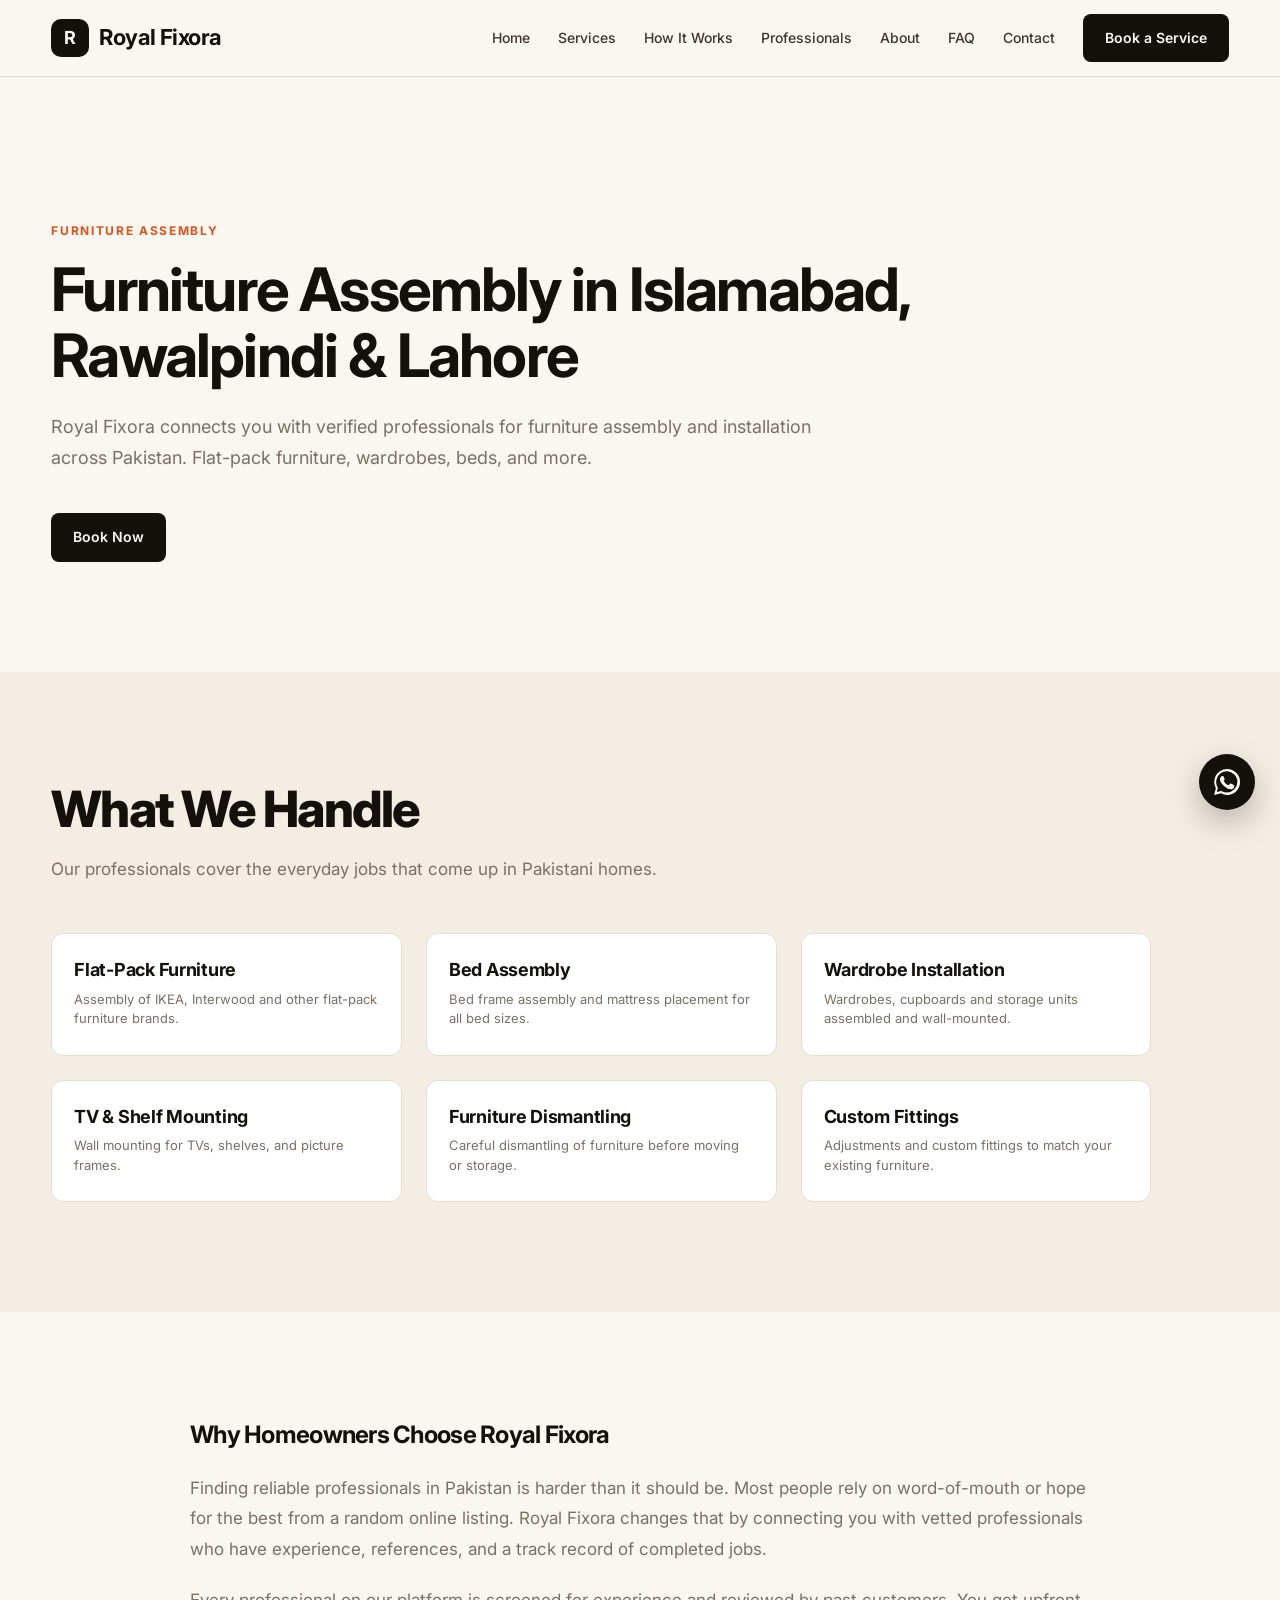
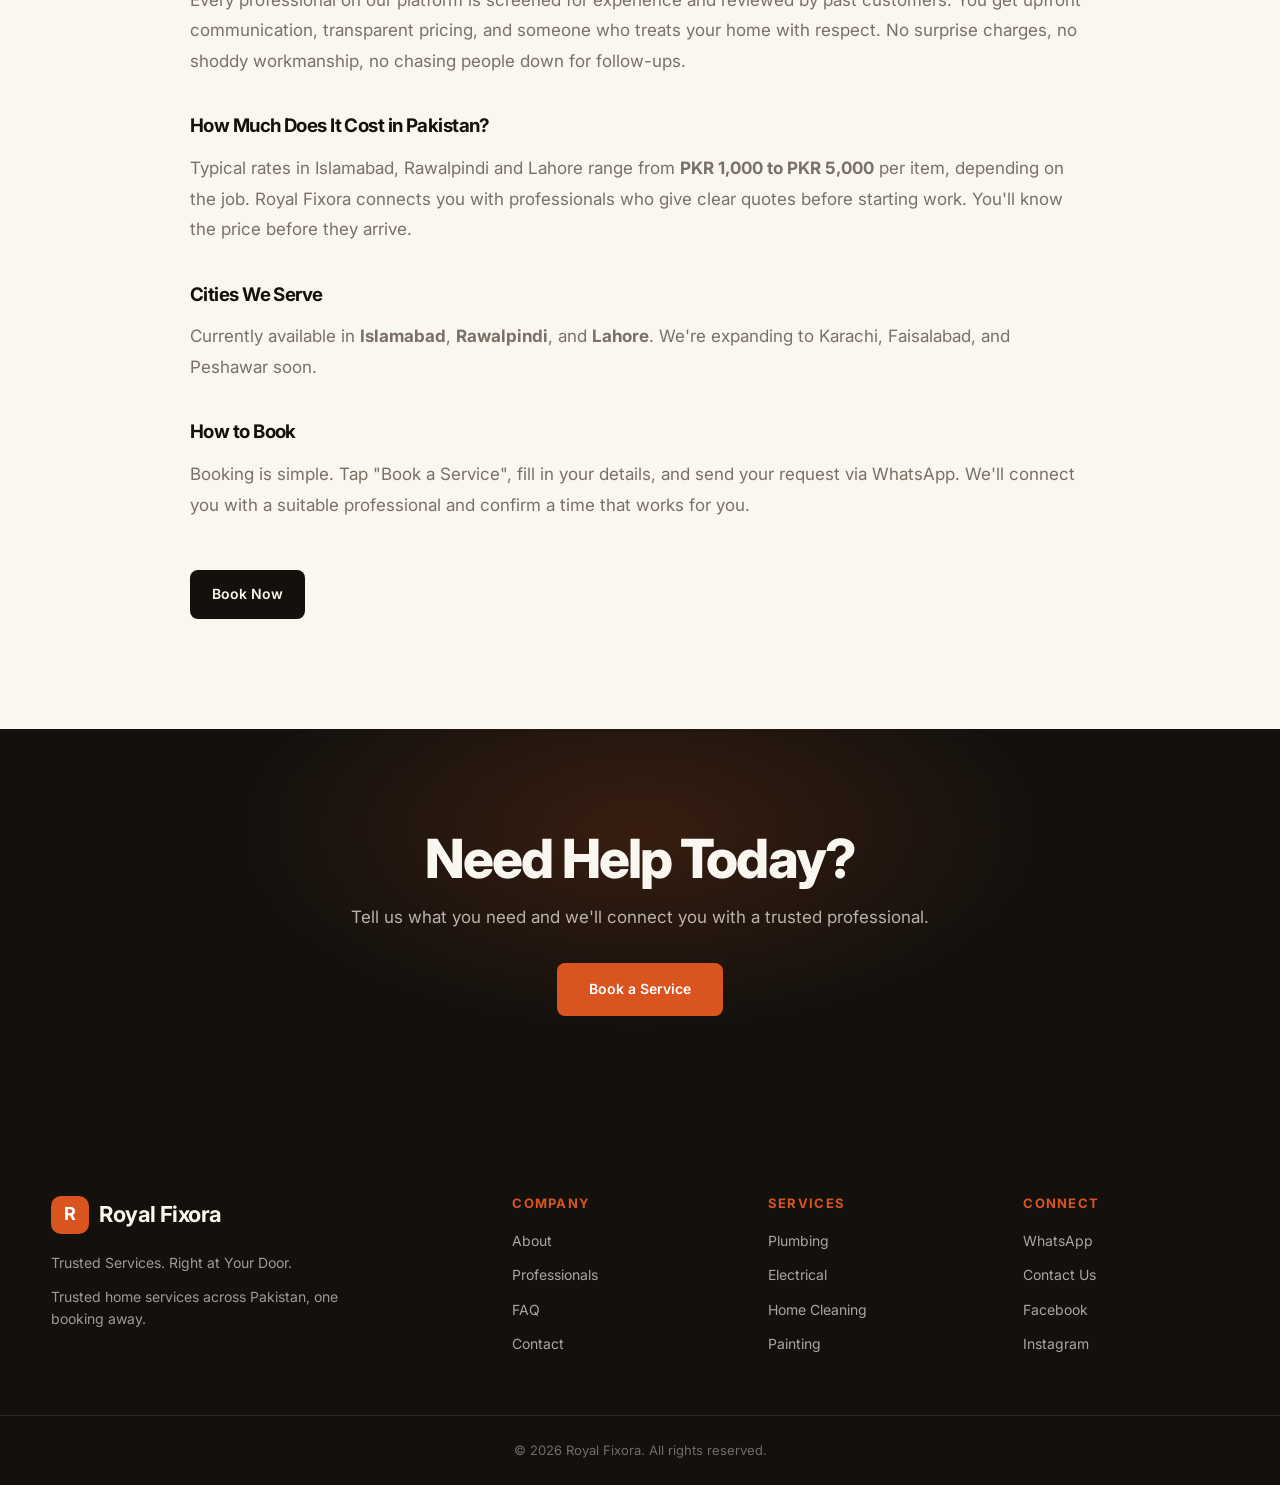
<file: furniture-assembly.html>
﻿<!DOCTYPE html>
<html lang="en">
<head>
    <meta charset="UTF-8">
    <meta name="viewport" content="width=device-width, initial-scale=1.0">
    <title>Furniture Assembly in Islamabad, Rawalpindi & Lahore | Royal Fixora</title>
    <meta name="description" content="Royal Fixora connects you with verified professionals for furniture assembly and installation across Pakistan. Flat-pack furniture, wardrobes, beds, and more.">
    <meta name="author" content="Royal Fixora">
    <meta name="robots" content="index, follow">
    <meta name="theme-color" content="#d9541f">
    <link rel="canonical" href="https://royalfixora.netlify.app/furniture-assembly.html">
    <meta property="og:type" content="article">
    <meta property="og:title" content="Furniture Assembly in Islamabad, Rawalpindi & Lahore | Royal Fixora">
    <meta property="og:description" content="Royal Fixora connects you with verified professionals for furniture assembly and installation across Pakistan. Flat-pack furniture, wardrobes, beds, and more.">
    <meta property="og:url" content="https://royalfixora.netlify.app/furniture-assembly.html">
    <meta property="og:site_name" content="Royal Fixora">
    <link rel="icon" type="image/svg+xml" href="assets/logo/favicon.svg">
    <link rel="preconnect" href="https://fonts.googleapis.com">
    <link rel="preconnect" href="https://fonts.gstatic.com" crossorigin>
    <link href="https://fonts.googleapis.com/css2?family=Inter:wght@400;500;600;700;800&display=swap" rel="stylesheet">
    <script type="application/ld+json">
    {
      "@context": "https://schema.org",
      "@type": "Service",
      "serviceType": "FURNITURE ASSEMBLY",
      "provider": {
        "@type": "LocalBusiness",
        "name": "Royal Fixora",
        "url": "https://royalfixora.netlify.app/"
      },
      "areaServed": [
        { "@type": "City", "name": "Islamabad" },
        { "@type": "City", "name": "Rawalpindi" },
        { "@type": "City", "name": "Lahore" }
      ],
      "description": "Royal Fixora connects you with verified professionals for furniture assembly and installation across Pakistan. Flat-pack furniture, wardrobes, beds, and more."
    }
    </script>
    <link rel="stylesheet" href="style.css">
</head>
<body>

<header class="navbar">
    <div class="container nav-container">
        <a href="index.html" class="logo">
            <span class="logo-icon">R</span>
            <span>Royal Fixora</span>
        </a>
        <nav class="nav-menu" id="navMenu">
            <a href="index.html">Home</a>
            <a href="index.html#services">Services</a>
            <a href="index.html#how-it-works">How It Works</a>
            <a href="index.html#professionals">Professionals</a>
            <a href="index.html#about">About</a>
            <a href="index.html#faq">FAQ</a>
            <a href="index.html#contact">Contact</a>
            <button class="nav-book-btn" onclick="openBookingModal()">Book a Service</button>
        </nav>
        <button class="menu-toggle" id="menuToggle" aria-label="Toggle navigation menu">&#9776;</button>
    </div>
</header>

<main>

<section class="section" style="padding-top: 140px;">
    <div class="container">
        <span class="section-label">FURNITURE ASSEMBLY</span>
        <h1 style="font-size: clamp(38px, 5vw, 60px); margin-bottom: 24px; max-width: 900px;">Furniture Assembly in Islamabad, Rawalpindi & Lahore</h1>
        <p style="font-size: 18px; color: var(--ink-muted); max-width: 780px; margin-bottom: 40px; line-height: 1.7;">Royal Fixora connects you with verified professionals for furniture assembly and installation across Pakistan. Flat-pack furniture, wardrobes, beds, and more.</p>
        <button class="primary-btn" onclick="window.location.href='index.html#contact'">Book Now</button>
    </div>
</section>

<section class="section" style="background: var(--bg-alt);">
    <div class="container">
        <div class="section-heading" style="text-align: left; max-width: 900px; margin: 0 0 50px;">
            <h2>What We Handle</h2>
            <p>Our professionals cover the everyday jobs that come up in Pakistani homes.</p>
        </div>
        <div style="display: grid; grid-template-columns: repeat(auto-fit, minmax(280px, 1fr)); gap: 24px; max-width: 1100px;">
            <div class="service-card" style="cursor: default;">
                <h3 style="font-size: 18px; margin-bottom: 10px;">Flat-Pack Furniture</h3>
                <p>Assembly of IKEA, Interwood and other flat-pack furniture brands.</p>
            </div>
            <div class="service-card" style="cursor: default;">
                <h3 style="font-size: 18px; margin-bottom: 10px;">Bed Assembly</h3>
                <p>Bed frame assembly and mattress placement for all bed sizes.</p>
            </div>
            <div class="service-card" style="cursor: default;">
                <h3 style="font-size: 18px; margin-bottom: 10px;">Wardrobe Installation</h3>
                <p>Wardrobes, cupboards and storage units assembled and wall-mounted.</p>
            </div>
            <div class="service-card" style="cursor: default;">
                <h3 style="font-size: 18px; margin-bottom: 10px;">TV & Shelf Mounting</h3>
                <p>Wall mounting for TVs, shelves, and picture frames.</p>
            </div>
            <div class="service-card" style="cursor: default;">
                <h3 style="font-size: 18px; margin-bottom: 10px;">Furniture Dismantling</h3>
                <p>Careful dismantling of furniture before moving or storage.</p>
            </div>
            <div class="service-card" style="cursor: default;">
                <h3 style="font-size: 18px; margin-bottom: 10px;">Custom Fittings</h3>
                <p>Adjustments and custom fittings to match your existing furniture.</p>
            </div>
        </div>
    </div>
</section>

<section class="section">
    <div class="container" style="max-width: 900px;">
        <h2 style="margin-bottom: 24px;">Why Homeowners Choose Royal Fixora</h2>
        <p style="font-size: 17px; line-height: 1.8; color: var(--ink-muted); margin-bottom: 20px;">
            Finding reliable professionals in Pakistan is harder than it should be. Most people rely on word-of-mouth or hope for the best from a random online listing. Royal Fixora changes that by connecting you with vetted professionals who have experience, references, and a track record of completed jobs.
        </p>
        <p style="font-size: 17px; line-height: 1.8; color: var(--ink-muted); margin-bottom: 20px;">
            Every professional on our platform is screened for experience and reviewed by past customers. You get upfront communication, transparent pricing, and someone who treats your home with respect. No surprise charges, no shoddy workmanship, no chasing people down for follow-ups.
        </p>

        <h3 style="margin: 40px 0 16px;">How Much Does It Cost in Pakistan?</h3>
        <p style="font-size: 17px; line-height: 1.8; color: var(--ink-muted); margin-bottom: 20px;">
            Typical rates in Islamabad, Rawalpindi and Lahore range from <strong>PKR 1,000 to PKR 5,000</strong> per item, depending on the job. Royal Fixora connects you with professionals who give clear quotes before starting work. You'll know the price before they arrive.
        </p>

        <h3 style="margin: 40px 0 16px;">Cities We Serve</h3>
        <p style="font-size: 17px; line-height: 1.8; color: var(--ink-muted); margin-bottom: 20px;">
            Currently available in <strong>Islamabad</strong>, <strong>Rawalpindi</strong>, and <strong>Lahore</strong>. We're expanding to Karachi, Faisalabad, and Peshawar soon.
        </p>

        <h3 style="margin: 40px 0 16px;">How to Book</h3>
        <p style="font-size: 17px; line-height: 1.8; color: var(--ink-muted); margin-bottom: 20px;">
            Booking is simple. Tap "Book a Service", fill in your details, and send your request via WhatsApp. We'll connect you with a suitable professional and confirm a time that works for you.
        </p>

        <div style="margin-top: 50px;">
            <button class="primary-btn" onclick="window.location.href='index.html#contact'">Book Now</button>
        </div>
    </div>
</section>

<section class="cta-section">
    <div class="container cta-content">
        <h2>Need Help Today?</h2>
        <p>Tell us what you need and we'll connect you with a trusted professional.</p>
        <button class="primary-btn" onclick="window.location.href='index.html#contact'">Book a Service</button>
    </div>
</section>

</main>

<footer class="footer">
    <div class="container footer-grid">
        <div class="footer-brand">
            <a href="index.html" class="logo footer-logo">
                <span class="logo-icon">R</span>
                <span>Royal Fixora</span>
            </a>
            <p>Trusted Services. Right at Your Door.</p>
            <p class="footer-small">Trusted home services across Pakistan, one booking away.</p>
        </div>
        <div class="footer-column">
            <h3>Company</h3>
            <a href="index.html#about">About</a>
            <a href="index.html#professionals">Professionals</a>
            <a href="index.html#faq">FAQ</a>
            <a href="index.html#contact">Contact</a>
        </div>
        <div class="footer-column">
            <h3>Services</h3>
            <a href="plumbing.html">Plumbing</a>
            <a href="electrical.html">Electrical</a>
            <a href="cleaning.html">Home Cleaning</a>
            <a href="painting.html">Painting</a>
        </div>
        <div class="footer-column">
            <h3>Connect</h3>
            <a href="https://wa.me/923481969273" target="_blank" rel="noopener">WhatsApp</a>
            <a href="index.html#contact">Contact Us</a>
            <a href="#">Facebook</a>
            <a href="#">Instagram</a>
        </div>
    </div>
    <div class="footer-bottom">
        <p>&copy; <span id="currentYear">2026</span> Royal Fixora. All rights reserved.</p>
    </div>
</footer>

<a href="https://wa.me/923481969273?text=Hello%20Royal%20Fixora%2C%20I%20need%20a%20furniture assembly expert."
   class="whatsapp-float" target="_blank" rel="noopener" aria-label="Contact Royal Fixora on WhatsApp">
    <span data-icon="whatsapp" aria-hidden="true"></span>
</a>

<script src="script.js"></script>
</body>
</html>
</file>
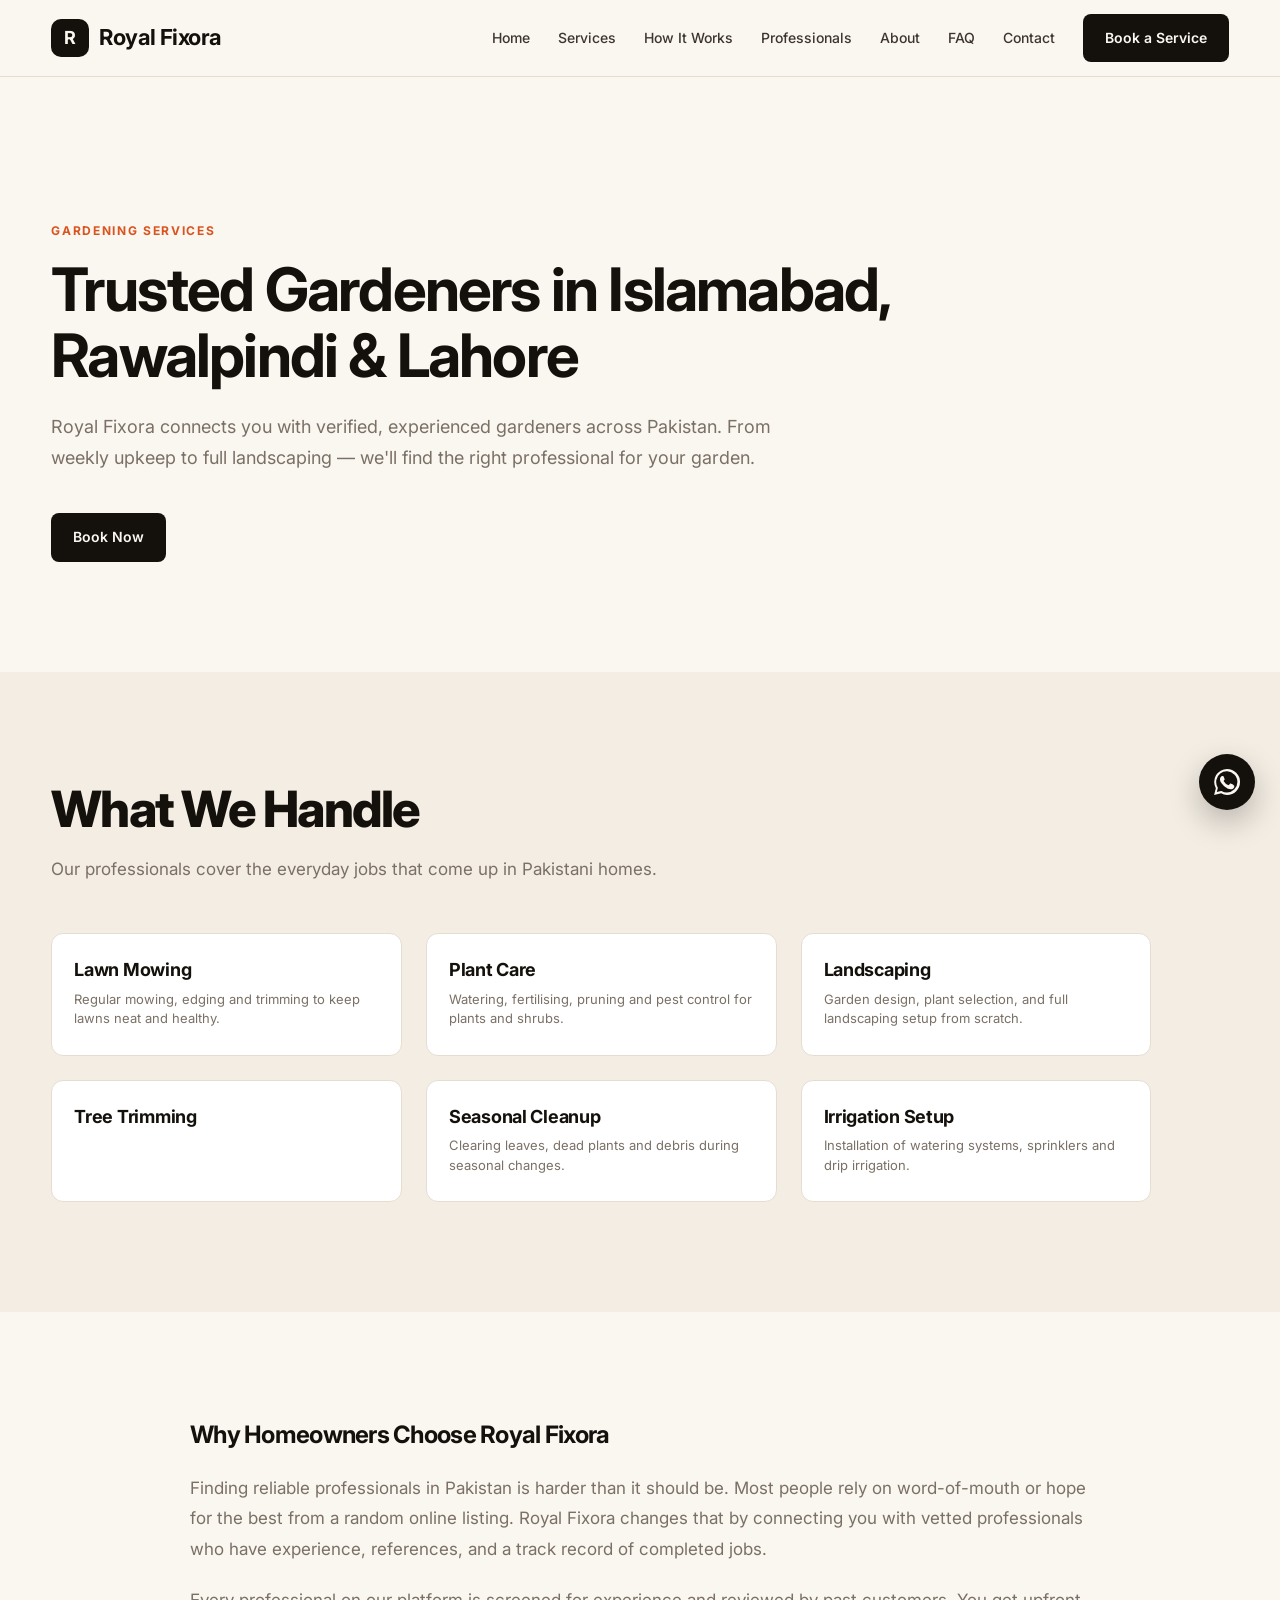
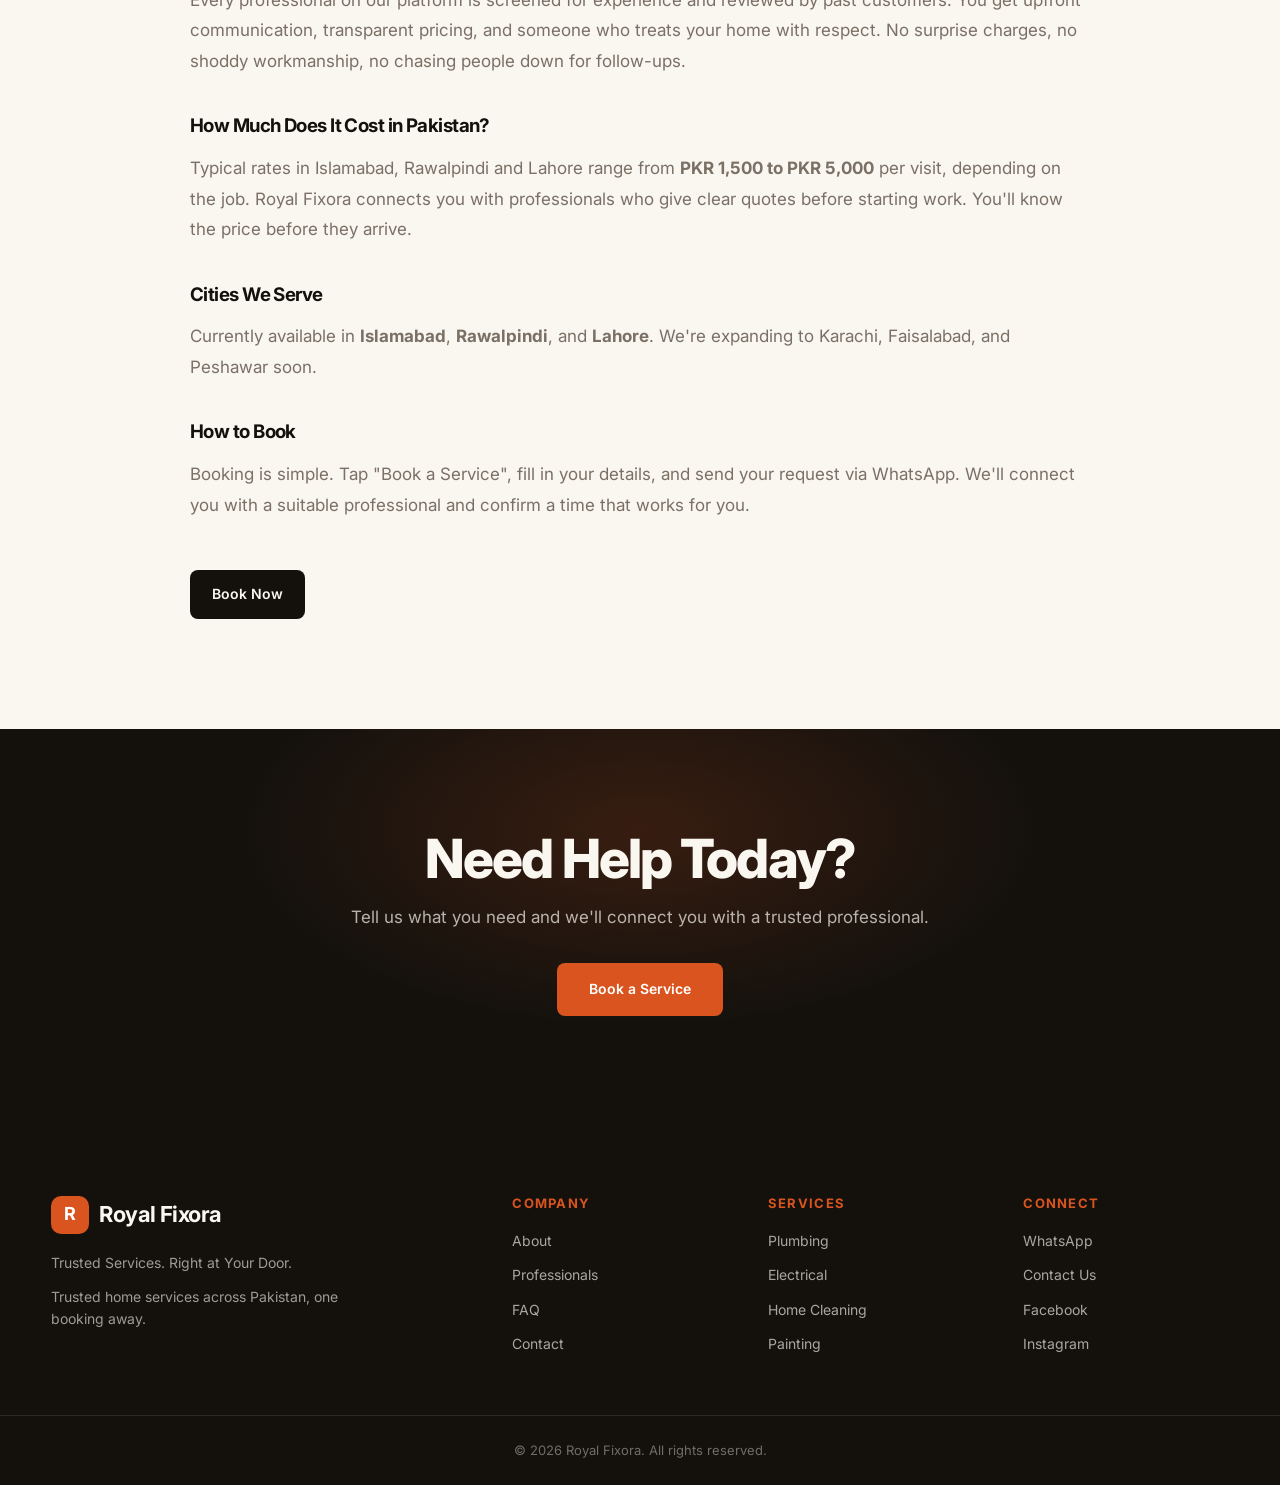
<file: gardening.html>
﻿<!DOCTYPE html>
<html lang="en">
<head>
    <meta charset="UTF-8">
    <meta name="viewport" content="width=device-width, initial-scale=1.0">
    <title>Trusted Gardeners in Islamabad, Rawalpindi & Lahore | Royal Fixora</title>
    <meta name="description" content="Royal Fixora connects you with verified, experienced gardeners across Pakistan. From weekly upkeep to full landscaping — we'll find the right professional for your garden.">
    <meta name="author" content="Royal Fixora">
    <meta name="robots" content="index, follow">
    <meta name="theme-color" content="#d9541f">
    <link rel="canonical" href="https://royalfixora.netlify.app/gardening.html">
    <meta property="og:type" content="article">
    <meta property="og:title" content="Trusted Gardeners in Islamabad, Rawalpindi & Lahore | Royal Fixora">
    <meta property="og:description" content="Royal Fixora connects you with verified, experienced gardeners across Pakistan. From weekly upkeep to full landscaping — we'll find the right professional for your garden.">
    <meta property="og:url" content="https://royalfixora.netlify.app/gardening.html">
    <meta property="og:site_name" content="Royal Fixora">
    <link rel="icon" type="image/svg+xml" href="assets/logo/favicon.svg">
    <link rel="preconnect" href="https://fonts.googleapis.com">
    <link rel="preconnect" href="https://fonts.gstatic.com" crossorigin>
    <link href="https://fonts.googleapis.com/css2?family=Inter:wght@400;500;600;700;800&display=swap" rel="stylesheet">
    <script type="application/ld+json">
    {
      "@context": "https://schema.org",
      "@type": "Service",
      "serviceType": "GARDENING SERVICES",
      "provider": {
        "@type": "LocalBusiness",
        "name": "Royal Fixora",
        "url": "https://royalfixora.netlify.app/"
      },
      "areaServed": [
        { "@type": "City", "name": "Islamabad" },
        { "@type": "City", "name": "Rawalpindi" },
        { "@type": "City", "name": "Lahore" }
      ],
      "description": "Royal Fixora connects you with verified, experienced gardeners across Pakistan. From weekly upkeep to full landscaping — we'll find the right professional for your garden."
    }
    </script>
    <link rel="stylesheet" href="style.css">
</head>
<body>

<header class="navbar">
    <div class="container nav-container">
        <a href="index.html" class="logo">
            <span class="logo-icon">R</span>
            <span>Royal Fixora</span>
        </a>
        <nav class="nav-menu" id="navMenu">
            <a href="index.html">Home</a>
            <a href="index.html#services">Services</a>
            <a href="index.html#how-it-works">How It Works</a>
            <a href="index.html#professionals">Professionals</a>
            <a href="index.html#about">About</a>
            <a href="index.html#faq">FAQ</a>
            <a href="index.html#contact">Contact</a>
            <button class="nav-book-btn" onclick="openBookingModal()">Book a Service</button>
        </nav>
        <button class="menu-toggle" id="menuToggle" aria-label="Toggle navigation menu">&#9776;</button>
    </div>
</header>

<main>

<section class="section" style="padding-top: 140px;">
    <div class="container">
        <span class="section-label">GARDENING SERVICES</span>
        <h1 style="font-size: clamp(38px, 5vw, 60px); margin-bottom: 24px; max-width: 900px;">Trusted Gardeners in Islamabad, Rawalpindi & Lahore</h1>
        <p style="font-size: 18px; color: var(--ink-muted); max-width: 780px; margin-bottom: 40px; line-height: 1.7;">Royal Fixora connects you with verified, experienced gardeners across Pakistan. From weekly upkeep to full landscaping — we'll find the right professional for your garden.</p>
        <button class="primary-btn" onclick="window.location.href='index.html#contact'">Book Now</button>
    </div>
</section>

<section class="section" style="background: var(--bg-alt);">
    <div class="container">
        <div class="section-heading" style="text-align: left; max-width: 900px; margin: 0 0 50px;">
            <h2>What We Handle</h2>
            <p>Our professionals cover the everyday jobs that come up in Pakistani homes.</p>
        </div>
        <div style="display: grid; grid-template-columns: repeat(auto-fit, minmax(280px, 1fr)); gap: 24px; max-width: 1100px;">
            <div class="service-card" style="cursor: default;">
                <h3 style="font-size: 18px; margin-bottom: 10px;">Lawn Mowing</h3>
                <p>Regular mowing, edging and trimming to keep lawns neat and healthy.</p>
            </div>
            <div class="service-card" style="cursor: default;">
                <h3 style="font-size: 18px; margin-bottom: 10px;">Plant Care</h3>
                <p>Watering, fertilising, pruning and pest control for plants and shrubs.</p>
            </div>
            <div class="service-card" style="cursor: default;">
                <h3 style="font-size: 18px; margin-bottom: 10px;">Landscaping</h3>
                <p>Garden design, plant selection, and full landscaping setup from scratch.</p>
            </div>
            <div class="service-card" style="cursor: default;">
                <h3 style="font-size: 18px; margin-bottom: 10px;">Tree Trimming</h3>
                <p></p>
            </div>
            <div class="service-card" style="cursor: default;">
                <h3 style="font-size: 18px; margin-bottom: 10px;">Seasonal Cleanup</h3>
                <p>Clearing leaves, dead plants and debris during seasonal changes.</p>
            </div>
            <div class="service-card" style="cursor: default;">
                <h3 style="font-size: 18px; margin-bottom: 10px;">Irrigation Setup</h3>
                <p>Installation of watering systems, sprinklers and drip irrigation.</p>
            </div>
        </div>
    </div>
</section>

<section class="section">
    <div class="container" style="max-width: 900px;">
        <h2 style="margin-bottom: 24px;">Why Homeowners Choose Royal Fixora</h2>
        <p style="font-size: 17px; line-height: 1.8; color: var(--ink-muted); margin-bottom: 20px;">
            Finding reliable professionals in Pakistan is harder than it should be. Most people rely on word-of-mouth or hope for the best from a random online listing. Royal Fixora changes that by connecting you with vetted professionals who have experience, references, and a track record of completed jobs.
        </p>
        <p style="font-size: 17px; line-height: 1.8; color: var(--ink-muted); margin-bottom: 20px;">
            Every professional on our platform is screened for experience and reviewed by past customers. You get upfront communication, transparent pricing, and someone who treats your home with respect. No surprise charges, no shoddy workmanship, no chasing people down for follow-ups.
        </p>

        <h3 style="margin: 40px 0 16px;">How Much Does It Cost in Pakistan?</h3>
        <p style="font-size: 17px; line-height: 1.8; color: var(--ink-muted); margin-bottom: 20px;">
            Typical rates in Islamabad, Rawalpindi and Lahore range from <strong>PKR 1,500 to PKR 5,000</strong> per visit, depending on the job. Royal Fixora connects you with professionals who give clear quotes before starting work. You'll know the price before they arrive.
        </p>

        <h3 style="margin: 40px 0 16px;">Cities We Serve</h3>
        <p style="font-size: 17px; line-height: 1.8; color: var(--ink-muted); margin-bottom: 20px;">
            Currently available in <strong>Islamabad</strong>, <strong>Rawalpindi</strong>, and <strong>Lahore</strong>. We're expanding to Karachi, Faisalabad, and Peshawar soon.
        </p>

        <h3 style="margin: 40px 0 16px;">How to Book</h3>
        <p style="font-size: 17px; line-height: 1.8; color: var(--ink-muted); margin-bottom: 20px;">
            Booking is simple. Tap "Book a Service", fill in your details, and send your request via WhatsApp. We'll connect you with a suitable professional and confirm a time that works for you.
        </p>

        <div style="margin-top: 50px;">
            <button class="primary-btn" onclick="window.location.href='index.html#contact'">Book Now</button>
        </div>
    </div>
</section>

<section class="cta-section">
    <div class="container cta-content">
        <h2>Need Help Today?</h2>
        <p>Tell us what you need and we'll connect you with a trusted professional.</p>
        <button class="primary-btn" onclick="window.location.href='index.html#contact'">Book a Service</button>
    </div>
</section>

</main>

<footer class="footer">
    <div class="container footer-grid">
        <div class="footer-brand">
            <a href="index.html" class="logo footer-logo">
                <span class="logo-icon">R</span>
                <span>Royal Fixora</span>
            </a>
            <p>Trusted Services. Right at Your Door.</p>
            <p class="footer-small">Trusted home services across Pakistan, one booking away.</p>
        </div>
        <div class="footer-column">
            <h3>Company</h3>
            <a href="index.html#about">About</a>
            <a href="index.html#professionals">Professionals</a>
            <a href="index.html#faq">FAQ</a>
            <a href="index.html#contact">Contact</a>
        </div>
        <div class="footer-column">
            <h3>Services</h3>
            <a href="plumbing.html">Plumbing</a>
            <a href="electrical.html">Electrical</a>
            <a href="cleaning.html">Home Cleaning</a>
            <a href="painting.html">Painting</a>
        </div>
        <div class="footer-column">
            <h3>Connect</h3>
            <a href="https://wa.me/923481969273" target="_blank" rel="noopener">WhatsApp</a>
            <a href="index.html#contact">Contact Us</a>
            <a href="#">Facebook</a>
            <a href="#">Instagram</a>
        </div>
    </div>
    <div class="footer-bottom">
        <p>&copy; <span id="currentYear">2026</span> Royal Fixora. All rights reserved.</p>
    </div>
</footer>

<a href="https://wa.me/923481969273?text=Hello%20Royal%20Fixora%2C%20I%20need%20a%20gardener."
   class="whatsapp-float" target="_blank" rel="noopener" aria-label="Contact Royal Fixora on WhatsApp">
    <span data-icon="whatsapp" aria-hidden="true"></span>
</a>

<script src="script.js"></script>
</body>
</html>
</file>
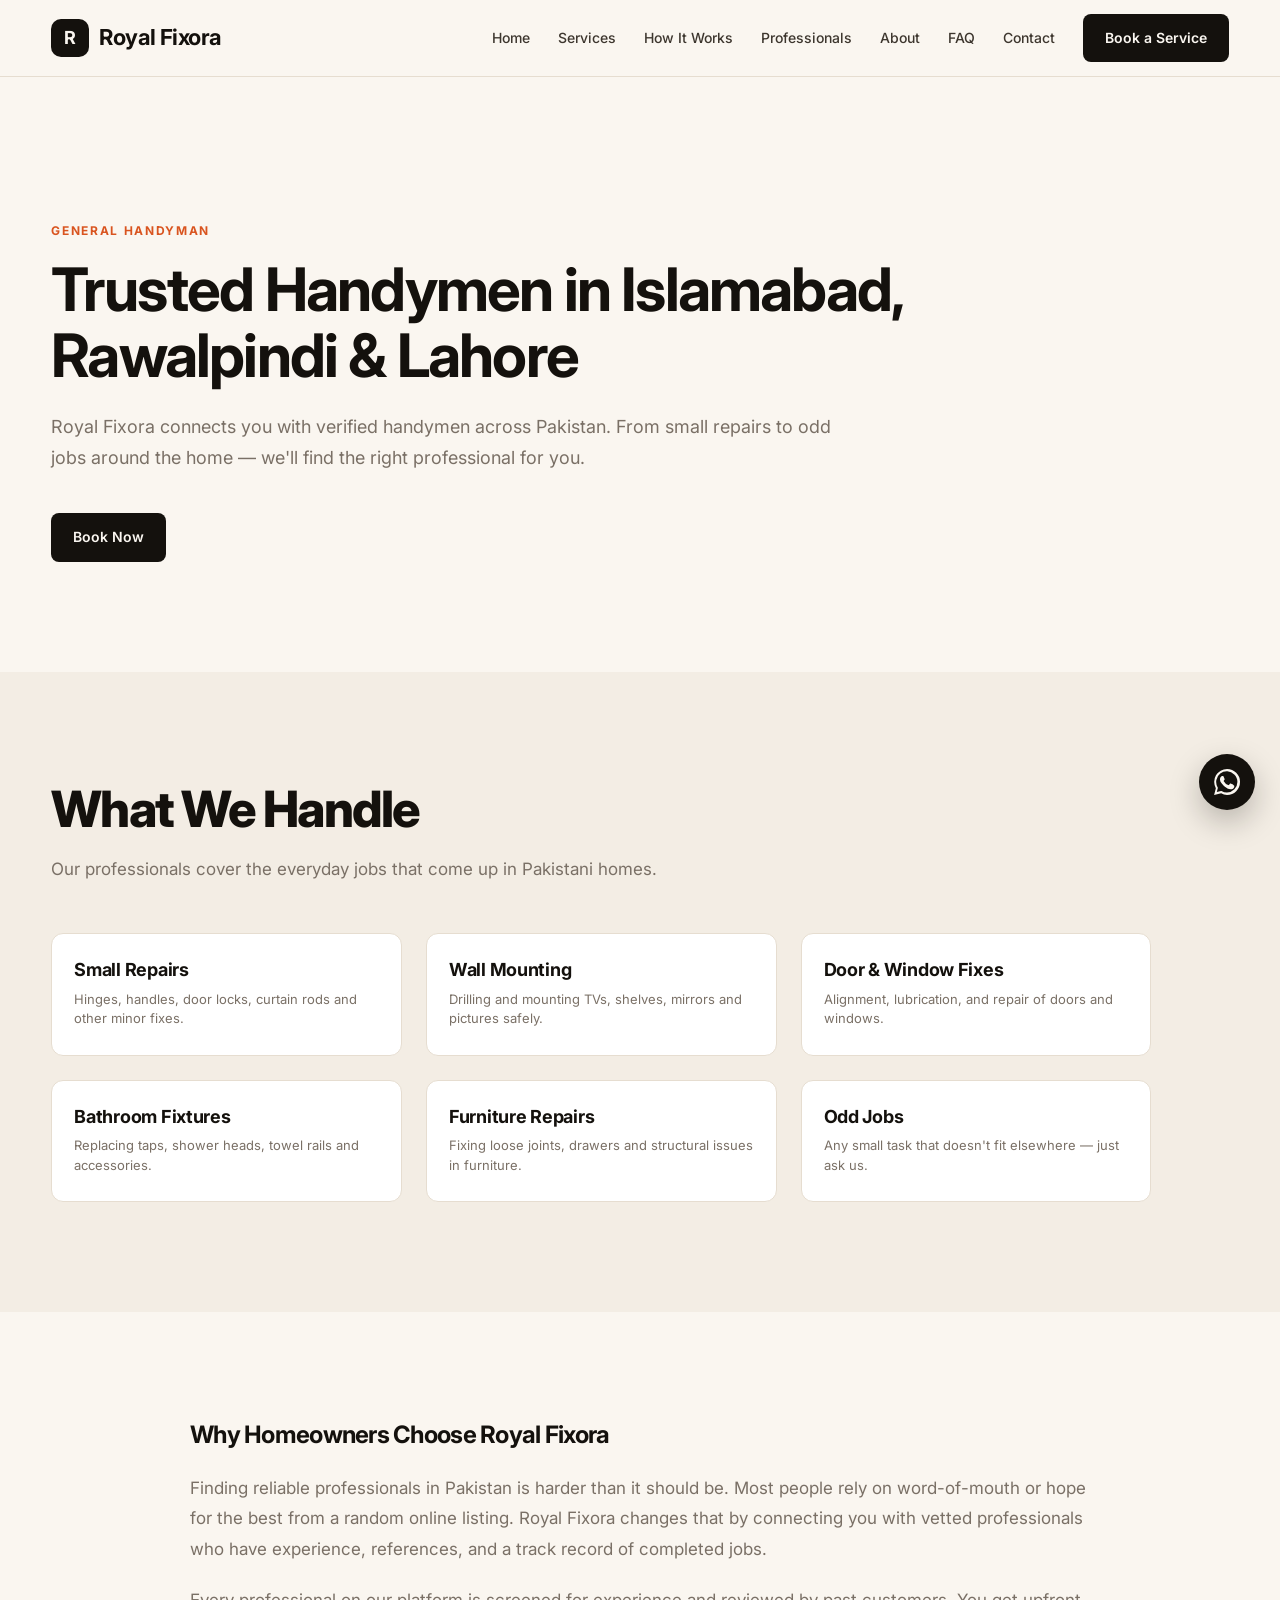
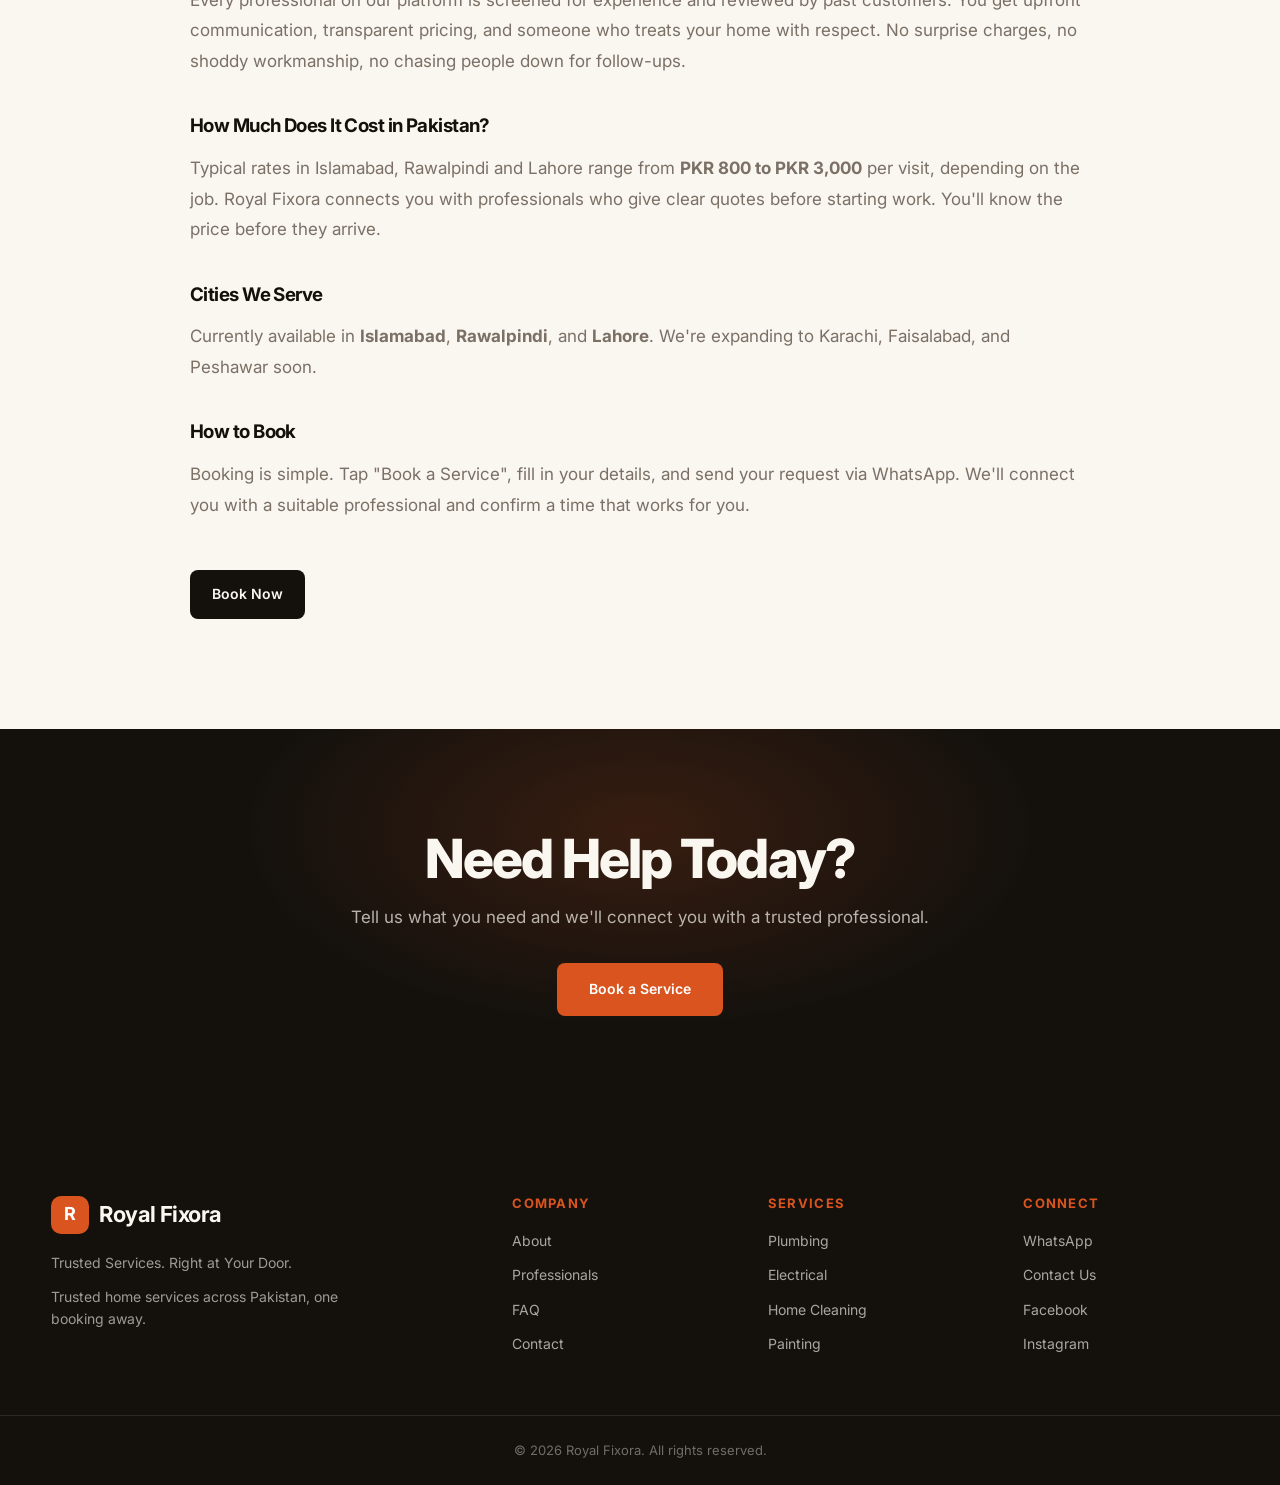
<file: handyman.html>
﻿<!DOCTYPE html>
<html lang="en">
<head>
    <meta charset="UTF-8">
    <meta name="viewport" content="width=device-width, initial-scale=1.0">
    <title>Trusted Handymen in Islamabad, Rawalpindi & Lahore | Royal Fixora</title>
    <meta name="description" content="Royal Fixora connects you with verified handymen across Pakistan. From small repairs to odd jobs around the home — we'll find the right professional for you.">
    <meta name="author" content="Royal Fixora">
    <meta name="robots" content="index, follow">
    <meta name="theme-color" content="#d9541f">
    <link rel="canonical" href="https://royalfixora.netlify.app/handyman.html">
    <meta property="og:type" content="article">
    <meta property="og:title" content="Trusted Handymen in Islamabad, Rawalpindi & Lahore | Royal Fixora">
    <meta property="og:description" content="Royal Fixora connects you with verified handymen across Pakistan. From small repairs to odd jobs around the home — we'll find the right professional for you.">
    <meta property="og:url" content="https://royalfixora.netlify.app/handyman.html">
    <meta property="og:site_name" content="Royal Fixora">
    <link rel="icon" type="image/svg+xml" href="assets/logo/favicon.svg">
    <link rel="preconnect" href="https://fonts.googleapis.com">
    <link rel="preconnect" href="https://fonts.gstatic.com" crossorigin>
    <link href="https://fonts.googleapis.com/css2?family=Inter:wght@400;500;600;700;800&display=swap" rel="stylesheet">
    <script type="application/ld+json">
    {
      "@context": "https://schema.org",
      "@type": "Service",
      "serviceType": "GENERAL HANDYMAN",
      "provider": {
        "@type": "LocalBusiness",
        "name": "Royal Fixora",
        "url": "https://royalfixora.netlify.app/"
      },
      "areaServed": [
        { "@type": "City", "name": "Islamabad" },
        { "@type": "City", "name": "Rawalpindi" },
        { "@type": "City", "name": "Lahore" }
      ],
      "description": "Royal Fixora connects you with verified handymen across Pakistan. From small repairs to odd jobs around the home — we'll find the right professional for you."
    }
    </script>
    <link rel="stylesheet" href="style.css">
</head>
<body>

<header class="navbar">
    <div class="container nav-container">
        <a href="index.html" class="logo">
            <span class="logo-icon">R</span>
            <span>Royal Fixora</span>
        </a>
        <nav class="nav-menu" id="navMenu">
            <a href="index.html">Home</a>
            <a href="index.html#services">Services</a>
            <a href="index.html#how-it-works">How It Works</a>
            <a href="index.html#professionals">Professionals</a>
            <a href="index.html#about">About</a>
            <a href="index.html#faq">FAQ</a>
            <a href="index.html#contact">Contact</a>
            <button class="nav-book-btn" onclick="openBookingModal()">Book a Service</button>
        </nav>
        <button class="menu-toggle" id="menuToggle" aria-label="Toggle navigation menu">&#9776;</button>
    </div>
</header>

<main>

<section class="section" style="padding-top: 140px;">
    <div class="container">
        <span class="section-label">GENERAL HANDYMAN</span>
        <h1 style="font-size: clamp(38px, 5vw, 60px); margin-bottom: 24px; max-width: 900px;">Trusted Handymen in Islamabad, Rawalpindi & Lahore</h1>
        <p style="font-size: 18px; color: var(--ink-muted); max-width: 780px; margin-bottom: 40px; line-height: 1.7;">Royal Fixora connects you with verified handymen across Pakistan. From small repairs to odd jobs around the home — we'll find the right professional for you.</p>
        <button class="primary-btn" onclick="window.location.href='index.html#contact'">Book Now</button>
    </div>
</section>

<section class="section" style="background: var(--bg-alt);">
    <div class="container">
        <div class="section-heading" style="text-align: left; max-width: 900px; margin: 0 0 50px;">
            <h2>What We Handle</h2>
            <p>Our professionals cover the everyday jobs that come up in Pakistani homes.</p>
        </div>
        <div style="display: grid; grid-template-columns: repeat(auto-fit, minmax(280px, 1fr)); gap: 24px; max-width: 1100px;">
            <div class="service-card" style="cursor: default;">
                <h3 style="font-size: 18px; margin-bottom: 10px;">Small Repairs</h3>
                <p>Hinges, handles, door locks, curtain rods and other minor fixes.</p>
            </div>
            <div class="service-card" style="cursor: default;">
                <h3 style="font-size: 18px; margin-bottom: 10px;">Wall Mounting</h3>
                <p>Drilling and mounting TVs, shelves, mirrors and pictures safely.</p>
            </div>
            <div class="service-card" style="cursor: default;">
                <h3 style="font-size: 18px; margin-bottom: 10px;">Door & Window Fixes</h3>
                <p>Alignment, lubrication, and repair of doors and windows.</p>
            </div>
            <div class="service-card" style="cursor: default;">
                <h3 style="font-size: 18px; margin-bottom: 10px;">Bathroom Fixtures</h3>
                <p>Replacing taps, shower heads, towel rails and accessories.</p>
            </div>
            <div class="service-card" style="cursor: default;">
                <h3 style="font-size: 18px; margin-bottom: 10px;">Furniture Repairs</h3>
                <p>Fixing loose joints, drawers and structural issues in furniture.</p>
            </div>
            <div class="service-card" style="cursor: default;">
                <h3 style="font-size: 18px; margin-bottom: 10px;">Odd Jobs</h3>
                <p>Any small task that doesn't fit elsewhere — just ask us.</p>
            </div>
        </div>
    </div>
</section>

<section class="section">
    <div class="container" style="max-width: 900px;">
        <h2 style="margin-bottom: 24px;">Why Homeowners Choose Royal Fixora</h2>
        <p style="font-size: 17px; line-height: 1.8; color: var(--ink-muted); margin-bottom: 20px;">
            Finding reliable professionals in Pakistan is harder than it should be. Most people rely on word-of-mouth or hope for the best from a random online listing. Royal Fixora changes that by connecting you with vetted professionals who have experience, references, and a track record of completed jobs.
        </p>
        <p style="font-size: 17px; line-height: 1.8; color: var(--ink-muted); margin-bottom: 20px;">
            Every professional on our platform is screened for experience and reviewed by past customers. You get upfront communication, transparent pricing, and someone who treats your home with respect. No surprise charges, no shoddy workmanship, no chasing people down for follow-ups.
        </p>

        <h3 style="margin: 40px 0 16px;">How Much Does It Cost in Pakistan?</h3>
        <p style="font-size: 17px; line-height: 1.8; color: var(--ink-muted); margin-bottom: 20px;">
            Typical rates in Islamabad, Rawalpindi and Lahore range from <strong>PKR 800 to PKR 3,000</strong> per visit, depending on the job. Royal Fixora connects you with professionals who give clear quotes before starting work. You'll know the price before they arrive.
        </p>

        <h3 style="margin: 40px 0 16px;">Cities We Serve</h3>
        <p style="font-size: 17px; line-height: 1.8; color: var(--ink-muted); margin-bottom: 20px;">
            Currently available in <strong>Islamabad</strong>, <strong>Rawalpindi</strong>, and <strong>Lahore</strong>. We're expanding to Karachi, Faisalabad, and Peshawar soon.
        </p>

        <h3 style="margin: 40px 0 16px;">How to Book</h3>
        <p style="font-size: 17px; line-height: 1.8; color: var(--ink-muted); margin-bottom: 20px;">
            Booking is simple. Tap "Book a Service", fill in your details, and send your request via WhatsApp. We'll connect you with a suitable professional and confirm a time that works for you.
        </p>

        <div style="margin-top: 50px;">
            <button class="primary-btn" onclick="window.location.href='index.html#contact'">Book Now</button>
        </div>
    </div>
</section>

<section class="cta-section">
    <div class="container cta-content">
        <h2>Need Help Today?</h2>
        <p>Tell us what you need and we'll connect you with a trusted professional.</p>
        <button class="primary-btn" onclick="window.location.href='index.html#contact'">Book a Service</button>
    </div>
</section>

</main>

<footer class="footer">
    <div class="container footer-grid">
        <div class="footer-brand">
            <a href="index.html" class="logo footer-logo">
                <span class="logo-icon">R</span>
                <span>Royal Fixora</span>
            </a>
            <p>Trusted Services. Right at Your Door.</p>
            <p class="footer-small">Trusted home services across Pakistan, one booking away.</p>
        </div>
        <div class="footer-column">
            <h3>Company</h3>
            <a href="index.html#about">About</a>
            <a href="index.html#professionals">Professionals</a>
            <a href="index.html#faq">FAQ</a>
            <a href="index.html#contact">Contact</a>
        </div>
        <div class="footer-column">
            <h3>Services</h3>
            <a href="plumbing.html">Plumbing</a>
            <a href="electrical.html">Electrical</a>
            <a href="cleaning.html">Home Cleaning</a>
            <a href="painting.html">Painting</a>
        </div>
        <div class="footer-column">
            <h3>Connect</h3>
            <a href="https://wa.me/923481969273" target="_blank" rel="noopener">WhatsApp</a>
            <a href="index.html#contact">Contact Us</a>
            <a href="#">Facebook</a>
            <a href="#">Instagram</a>
        </div>
    </div>
    <div class="footer-bottom">
        <p>&copy; <span id="currentYear">2026</span> Royal Fixora. All rights reserved.</p>
    </div>
</footer>

<a href="https://wa.me/923481969273?text=Hello%20Royal%20Fixora%2C%20I%20need%20a%20handyman."
   class="whatsapp-float" target="_blank" rel="noopener" aria-label="Contact Royal Fixora on WhatsApp">
    <span data-icon="whatsapp" aria-hidden="true"></span>
</a>

<script src="script.js"></script>
</body>
</html>
</file>
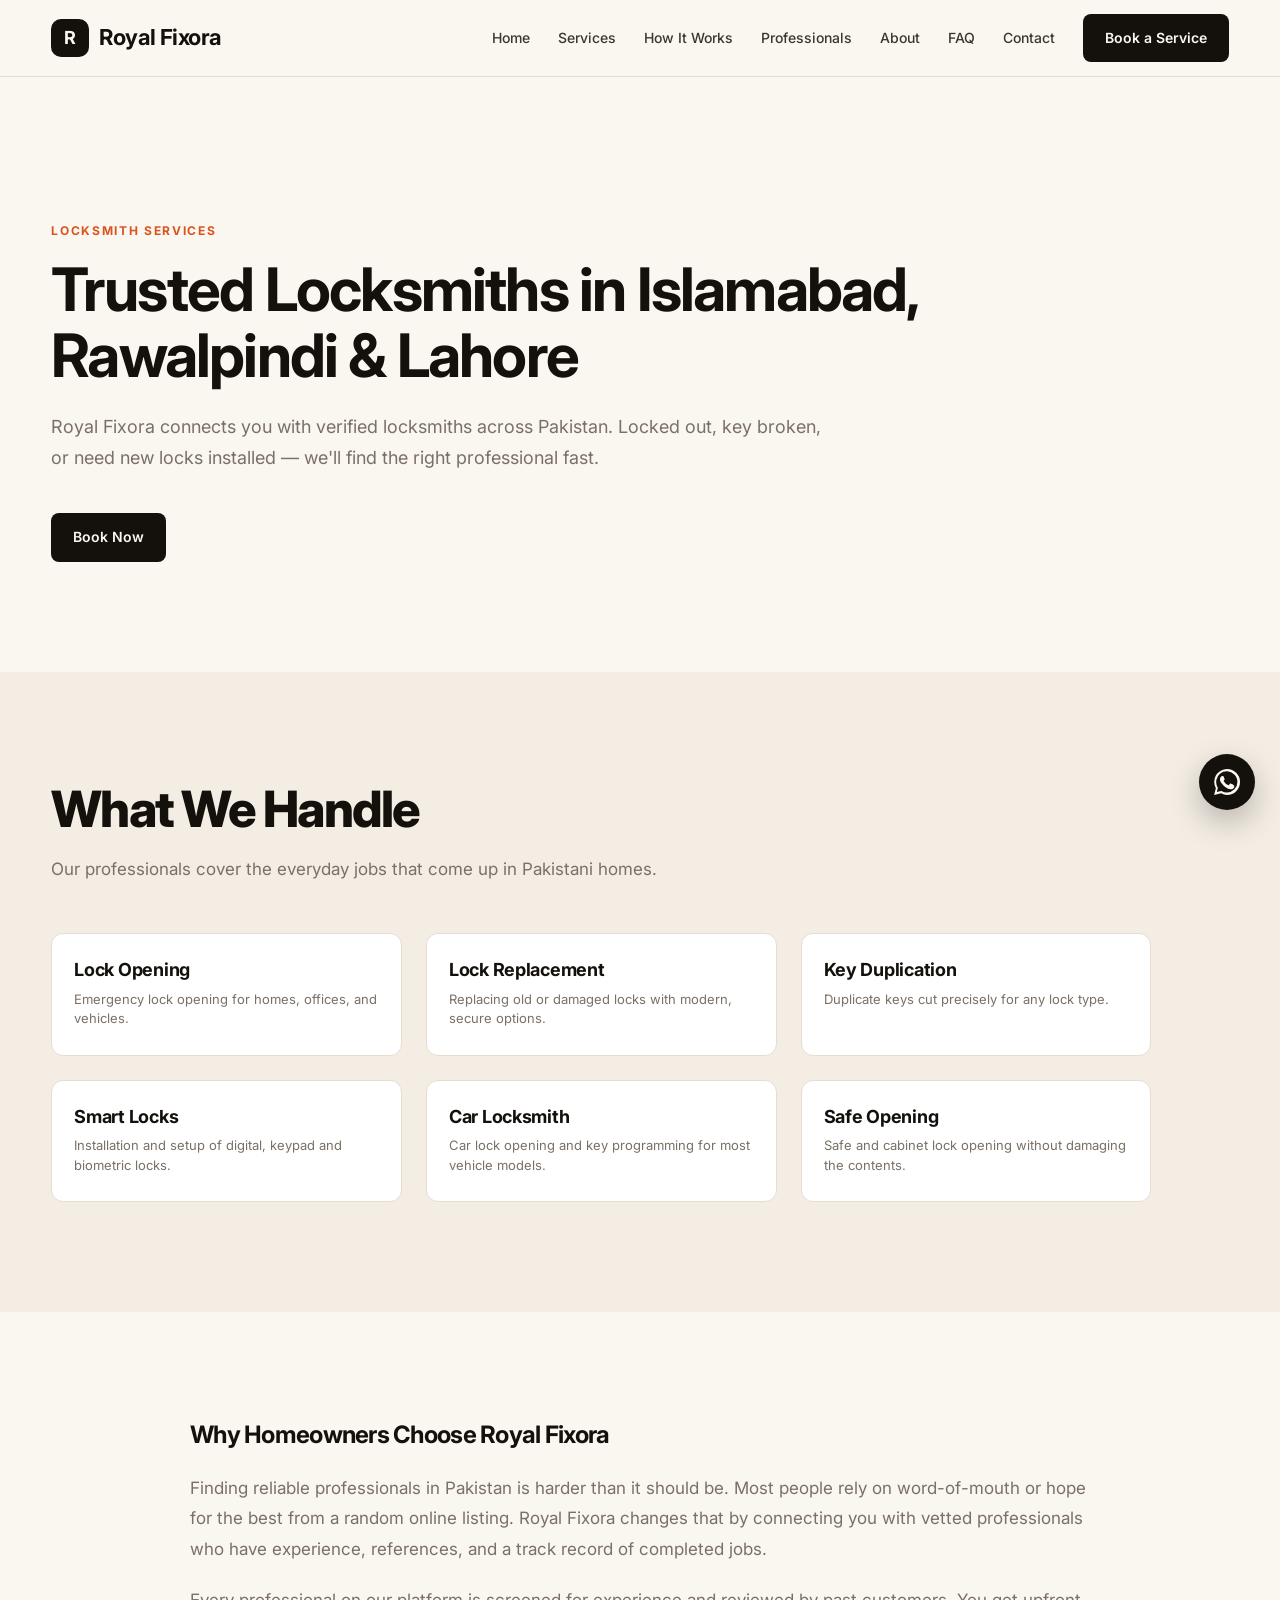
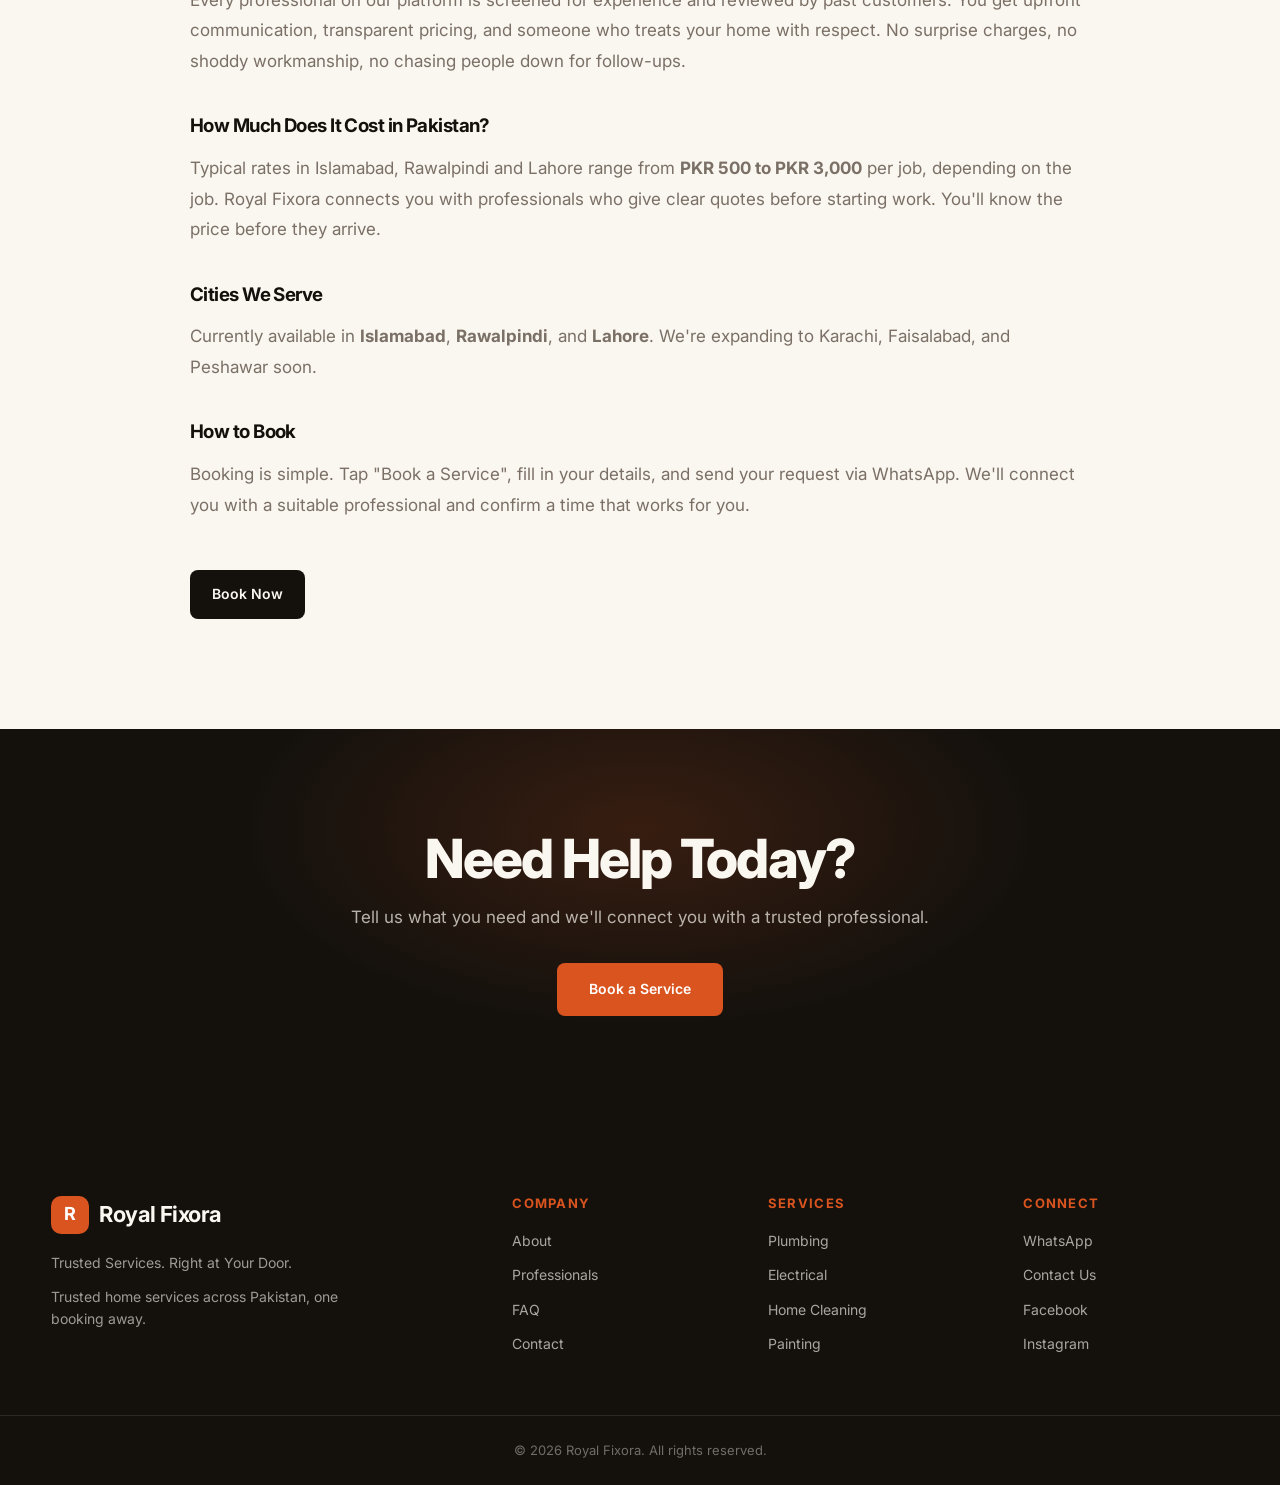
<file: locksmith.html>
﻿<!DOCTYPE html>
<html lang="en">
<head>
    <meta charset="UTF-8">
    <meta name="viewport" content="width=device-width, initial-scale=1.0">
    <title>Trusted Locksmiths in Islamabad, Rawalpindi & Lahore | Royal Fixora</title>
    <meta name="description" content="Royal Fixora connects you with verified locksmiths across Pakistan. Locked out, key broken, or need new locks installed — we'll find the right professional fast.">
    <meta name="author" content="Royal Fixora">
    <meta name="robots" content="index, follow">
    <meta name="theme-color" content="#d9541f">
    <link rel="canonical" href="https://royalfixora.netlify.app/locksmith.html">
    <meta property="og:type" content="article">
    <meta property="og:title" content="Trusted Locksmiths in Islamabad, Rawalpindi & Lahore | Royal Fixora">
    <meta property="og:description" content="Royal Fixora connects you with verified locksmiths across Pakistan. Locked out, key broken, or need new locks installed — we'll find the right professional fast.">
    <meta property="og:url" content="https://royalfixora.netlify.app/locksmith.html">
    <meta property="og:site_name" content="Royal Fixora">
    <link rel="icon" type="image/svg+xml" href="assets/logo/favicon.svg">
    <link rel="preconnect" href="https://fonts.googleapis.com">
    <link rel="preconnect" href="https://fonts.gstatic.com" crossorigin>
    <link href="https://fonts.googleapis.com/css2?family=Inter:wght@400;500;600;700;800&display=swap" rel="stylesheet">
    <script type="application/ld+json">
    {
      "@context": "https://schema.org",
      "@type": "Service",
      "serviceType": "LOCKSMITH SERVICES",
      "provider": {
        "@type": "LocalBusiness",
        "name": "Royal Fixora",
        "url": "https://royalfixora.netlify.app/"
      },
      "areaServed": [
        { "@type": "City", "name": "Islamabad" },
        { "@type": "City", "name": "Rawalpindi" },
        { "@type": "City", "name": "Lahore" }
      ],
      "description": "Royal Fixora connects you with verified locksmiths across Pakistan. Locked out, key broken, or need new locks installed — we'll find the right professional fast."
    }
    </script>
    <link rel="stylesheet" href="style.css">
</head>
<body>

<header class="navbar">
    <div class="container nav-container">
        <a href="index.html" class="logo">
            <span class="logo-icon">R</span>
            <span>Royal Fixora</span>
        </a>
        <nav class="nav-menu" id="navMenu">
            <a href="index.html">Home</a>
            <a href="index.html#services">Services</a>
            <a href="index.html#how-it-works">How It Works</a>
            <a href="index.html#professionals">Professionals</a>
            <a href="index.html#about">About</a>
            <a href="index.html#faq">FAQ</a>
            <a href="index.html#contact">Contact</a>
            <button class="nav-book-btn" onclick="openBookingModal()">Book a Service</button>
        </nav>
        <button class="menu-toggle" id="menuToggle" aria-label="Toggle navigation menu">&#9776;</button>
    </div>
</header>

<main>

<section class="section" style="padding-top: 140px;">
    <div class="container">
        <span class="section-label">LOCKSMITH SERVICES</span>
        <h1 style="font-size: clamp(38px, 5vw, 60px); margin-bottom: 24px; max-width: 900px;">Trusted Locksmiths in Islamabad, Rawalpindi & Lahore</h1>
        <p style="font-size: 18px; color: var(--ink-muted); max-width: 780px; margin-bottom: 40px; line-height: 1.7;">Royal Fixora connects you with verified locksmiths across Pakistan. Locked out, key broken, or need new locks installed — we'll find the right professional fast.</p>
        <button class="primary-btn" onclick="window.location.href='index.html#contact'">Book Now</button>
    </div>
</section>

<section class="section" style="background: var(--bg-alt);">
    <div class="container">
        <div class="section-heading" style="text-align: left; max-width: 900px; margin: 0 0 50px;">
            <h2>What We Handle</h2>
            <p>Our professionals cover the everyday jobs that come up in Pakistani homes.</p>
        </div>
        <div style="display: grid; grid-template-columns: repeat(auto-fit, minmax(280px, 1fr)); gap: 24px; max-width: 1100px;">
            <div class="service-card" style="cursor: default;">
                <h3 style="font-size: 18px; margin-bottom: 10px;">Lock Opening</h3>
                <p>Emergency lock opening for homes, offices, and vehicles.</p>
            </div>
            <div class="service-card" style="cursor: default;">
                <h3 style="font-size: 18px; margin-bottom: 10px;">Lock Replacement</h3>
                <p>Replacing old or damaged locks with modern, secure options.</p>
            </div>
            <div class="service-card" style="cursor: default;">
                <h3 style="font-size: 18px; margin-bottom: 10px;">Key Duplication</h3>
                <p>Duplicate keys cut precisely for any lock type.</p>
            </div>
            <div class="service-card" style="cursor: default;">
                <h3 style="font-size: 18px; margin-bottom: 10px;">Smart Locks</h3>
                <p>Installation and setup of digital, keypad and biometric locks.</p>
            </div>
            <div class="service-card" style="cursor: default;">
                <h3 style="font-size: 18px; margin-bottom: 10px;">Car Locksmith</h3>
                <p>Car lock opening and key programming for most vehicle models.</p>
            </div>
            <div class="service-card" style="cursor: default;">
                <h3 style="font-size: 18px; margin-bottom: 10px;">Safe Opening</h3>
                <p>Safe and cabinet lock opening without damaging the contents.</p>
            </div>
        </div>
    </div>
</section>

<section class="section">
    <div class="container" style="max-width: 900px;">
        <h2 style="margin-bottom: 24px;">Why Homeowners Choose Royal Fixora</h2>
        <p style="font-size: 17px; line-height: 1.8; color: var(--ink-muted); margin-bottom: 20px;">
            Finding reliable professionals in Pakistan is harder than it should be. Most people rely on word-of-mouth or hope for the best from a random online listing. Royal Fixora changes that by connecting you with vetted professionals who have experience, references, and a track record of completed jobs.
        </p>
        <p style="font-size: 17px; line-height: 1.8; color: var(--ink-muted); margin-bottom: 20px;">
            Every professional on our platform is screened for experience and reviewed by past customers. You get upfront communication, transparent pricing, and someone who treats your home with respect. No surprise charges, no shoddy workmanship, no chasing people down for follow-ups.
        </p>

        <h3 style="margin: 40px 0 16px;">How Much Does It Cost in Pakistan?</h3>
        <p style="font-size: 17px; line-height: 1.8; color: var(--ink-muted); margin-bottom: 20px;">
            Typical rates in Islamabad, Rawalpindi and Lahore range from <strong>PKR 500 to PKR 3,000</strong> per job, depending on the job. Royal Fixora connects you with professionals who give clear quotes before starting work. You'll know the price before they arrive.
        </p>

        <h3 style="margin: 40px 0 16px;">Cities We Serve</h3>
        <p style="font-size: 17px; line-height: 1.8; color: var(--ink-muted); margin-bottom: 20px;">
            Currently available in <strong>Islamabad</strong>, <strong>Rawalpindi</strong>, and <strong>Lahore</strong>. We're expanding to Karachi, Faisalabad, and Peshawar soon.
        </p>

        <h3 style="margin: 40px 0 16px;">How to Book</h3>
        <p style="font-size: 17px; line-height: 1.8; color: var(--ink-muted); margin-bottom: 20px;">
            Booking is simple. Tap "Book a Service", fill in your details, and send your request via WhatsApp. We'll connect you with a suitable professional and confirm a time that works for you.
        </p>

        <div style="margin-top: 50px;">
            <button class="primary-btn" onclick="window.location.href='index.html#contact'">Book Now</button>
        </div>
    </div>
</section>

<section class="cta-section">
    <div class="container cta-content">
        <h2>Need Help Today?</h2>
        <p>Tell us what you need and we'll connect you with a trusted professional.</p>
        <button class="primary-btn" onclick="window.location.href='index.html#contact'">Book a Service</button>
    </div>
</section>

</main>

<footer class="footer">
    <div class="container footer-grid">
        <div class="footer-brand">
            <a href="index.html" class="logo footer-logo">
                <span class="logo-icon">R</span>
                <span>Royal Fixora</span>
            </a>
            <p>Trusted Services. Right at Your Door.</p>
            <p class="footer-small">Trusted home services across Pakistan, one booking away.</p>
        </div>
        <div class="footer-column">
            <h3>Company</h3>
            <a href="index.html#about">About</a>
            <a href="index.html#professionals">Professionals</a>
            <a href="index.html#faq">FAQ</a>
            <a href="index.html#contact">Contact</a>
        </div>
        <div class="footer-column">
            <h3>Services</h3>
            <a href="plumbing.html">Plumbing</a>
            <a href="electrical.html">Electrical</a>
            <a href="cleaning.html">Home Cleaning</a>
            <a href="painting.html">Painting</a>
        </div>
        <div class="footer-column">
            <h3>Connect</h3>
            <a href="https://wa.me/923481969273" target="_blank" rel="noopener">WhatsApp</a>
            <a href="index.html#contact">Contact Us</a>
            <a href="#">Facebook</a>
            <a href="#">Instagram</a>
        </div>
    </div>
    <div class="footer-bottom">
        <p>&copy; <span id="currentYear">2026</span> Royal Fixora. All rights reserved.</p>
    </div>
</footer>

<a href="https://wa.me/923481969273?text=Hello%20Royal%20Fixora%2C%20I%20need%20a%20locksmith."
   class="whatsapp-float" target="_blank" rel="noopener" aria-label="Contact Royal Fixora on WhatsApp">
    <span data-icon="whatsapp" aria-hidden="true"></span>
</a>

<script src="script.js"></script>
</body>
</html>
</file>
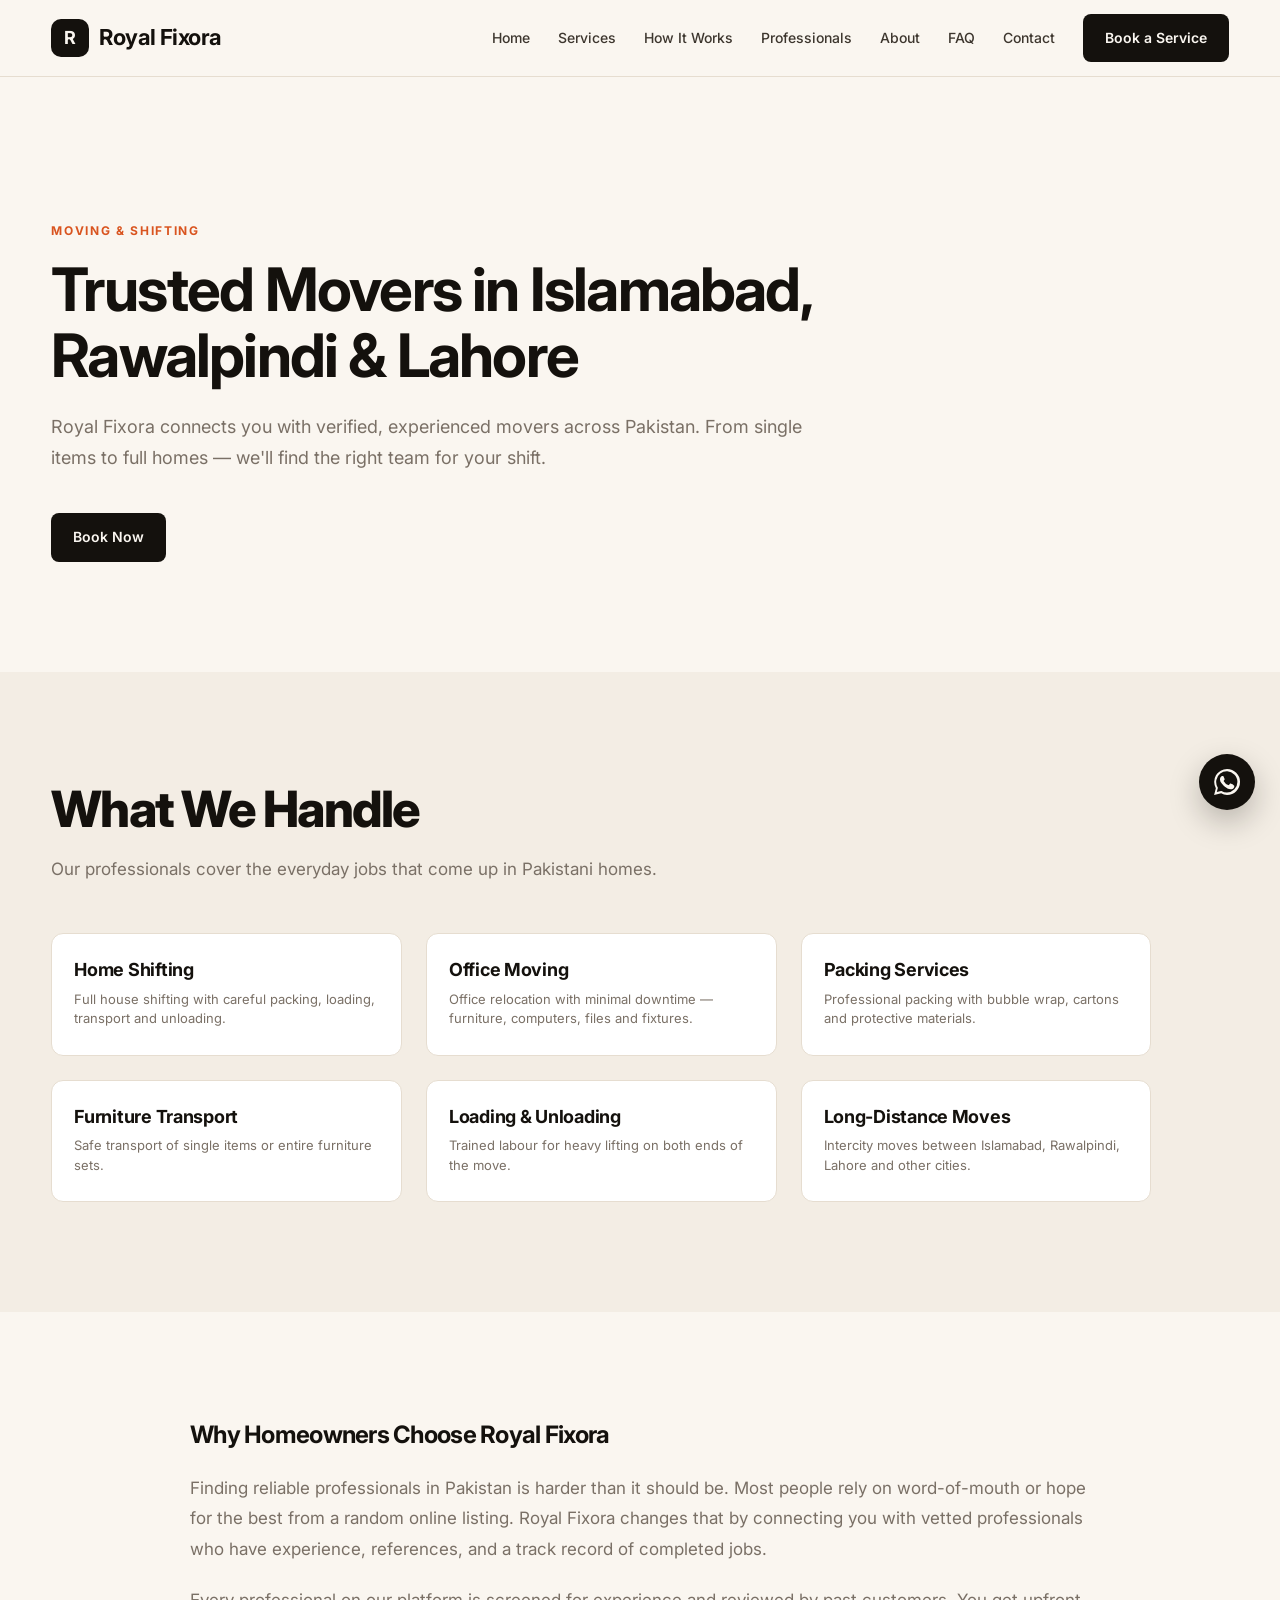
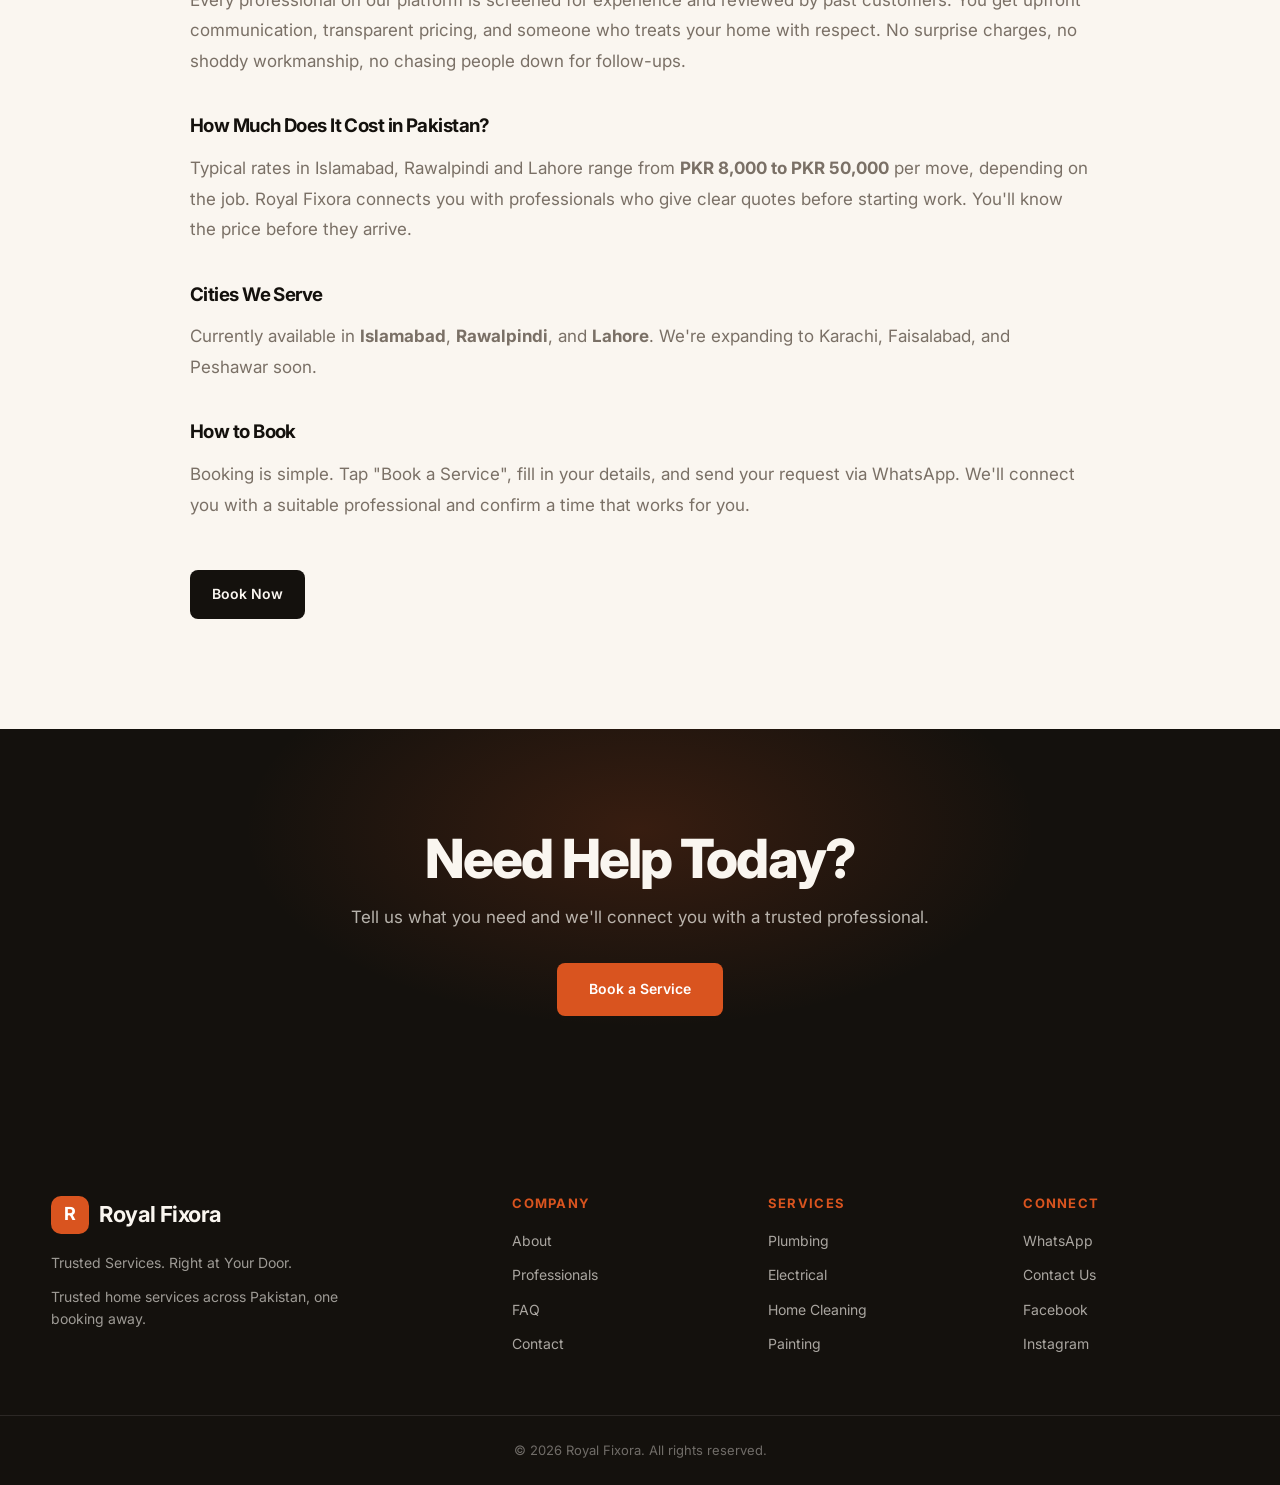
<file: moving.html>
﻿<!DOCTYPE html>
<html lang="en">
<head>
    <meta charset="UTF-8">
    <meta name="viewport" content="width=device-width, initial-scale=1.0">
    <title>Trusted Movers in Islamabad, Rawalpindi & Lahore | Royal Fixora</title>
    <meta name="description" content="Royal Fixora connects you with verified, experienced movers across Pakistan. From single items to full homes — we'll find the right team for your shift.">
    <meta name="author" content="Royal Fixora">
    <meta name="robots" content="index, follow">
    <meta name="theme-color" content="#d9541f">
    <link rel="canonical" href="https://royalfixora.netlify.app/moving.html">
    <meta property="og:type" content="article">
    <meta property="og:title" content="Trusted Movers in Islamabad, Rawalpindi & Lahore | Royal Fixora">
    <meta property="og:description" content="Royal Fixora connects you with verified, experienced movers across Pakistan. From single items to full homes — we'll find the right team for your shift.">
    <meta property="og:url" content="https://royalfixora.netlify.app/moving.html">
    <meta property="og:site_name" content="Royal Fixora">
    <link rel="icon" type="image/svg+xml" href="assets/logo/favicon.svg">
    <link rel="preconnect" href="https://fonts.googleapis.com">
    <link rel="preconnect" href="https://fonts.gstatic.com" crossorigin>
    <link href="https://fonts.googleapis.com/css2?family=Inter:wght@400;500;600;700;800&display=swap" rel="stylesheet">
    <script type="application/ld+json">
    {
      "@context": "https://schema.org",
      "@type": "Service",
      "serviceType": "MOVING & SHIFTING",
      "provider": {
        "@type": "LocalBusiness",
        "name": "Royal Fixora",
        "url": "https://royalfixora.netlify.app/"
      },
      "areaServed": [
        { "@type": "City", "name": "Islamabad" },
        { "@type": "City", "name": "Rawalpindi" },
        { "@type": "City", "name": "Lahore" }
      ],
      "description": "Royal Fixora connects you with verified, experienced movers across Pakistan. From single items to full homes — we'll find the right team for your shift."
    }
    </script>
    <link rel="stylesheet" href="style.css">
</head>
<body>

<header class="navbar">
    <div class="container nav-container">
        <a href="index.html" class="logo">
            <span class="logo-icon">R</span>
            <span>Royal Fixora</span>
        </a>
        <nav class="nav-menu" id="navMenu">
            <a href="index.html">Home</a>
            <a href="index.html#services">Services</a>
            <a href="index.html#how-it-works">How It Works</a>
            <a href="index.html#professionals">Professionals</a>
            <a href="index.html#about">About</a>
            <a href="index.html#faq">FAQ</a>
            <a href="index.html#contact">Contact</a>
            <button class="nav-book-btn" onclick="openBookingModal()">Book a Service</button>
        </nav>
        <button class="menu-toggle" id="menuToggle" aria-label="Toggle navigation menu">&#9776;</button>
    </div>
</header>

<main>

<section class="section" style="padding-top: 140px;">
    <div class="container">
        <span class="section-label">MOVING & SHIFTING</span>
        <h1 style="font-size: clamp(38px, 5vw, 60px); margin-bottom: 24px; max-width: 900px;">Trusted Movers in Islamabad, Rawalpindi & Lahore</h1>
        <p style="font-size: 18px; color: var(--ink-muted); max-width: 780px; margin-bottom: 40px; line-height: 1.7;">Royal Fixora connects you with verified, experienced movers across Pakistan. From single items to full homes — we'll find the right team for your shift.</p>
        <button class="primary-btn" onclick="window.location.href='index.html#contact'">Book Now</button>
    </div>
</section>

<section class="section" style="background: var(--bg-alt);">
    <div class="container">
        <div class="section-heading" style="text-align: left; max-width: 900px; margin: 0 0 50px;">
            <h2>What We Handle</h2>
            <p>Our professionals cover the everyday jobs that come up in Pakistani homes.</p>
        </div>
        <div style="display: grid; grid-template-columns: repeat(auto-fit, minmax(280px, 1fr)); gap: 24px; max-width: 1100px;">
            <div class="service-card" style="cursor: default;">
                <h3 style="font-size: 18px; margin-bottom: 10px;">Home Shifting</h3>
                <p>Full house shifting with careful packing, loading, transport and unloading.</p>
            </div>
            <div class="service-card" style="cursor: default;">
                <h3 style="font-size: 18px; margin-bottom: 10px;">Office Moving</h3>
                <p>Office relocation with minimal downtime — furniture, computers, files and fixtures.</p>
            </div>
            <div class="service-card" style="cursor: default;">
                <h3 style="font-size: 18px; margin-bottom: 10px;">Packing Services</h3>
                <p>Professional packing with bubble wrap, cartons and protective materials.</p>
            </div>
            <div class="service-card" style="cursor: default;">
                <h3 style="font-size: 18px; margin-bottom: 10px;">Furniture Transport</h3>
                <p>Safe transport of single items or entire furniture sets.</p>
            </div>
            <div class="service-card" style="cursor: default;">
                <h3 style="font-size: 18px; margin-bottom: 10px;">Loading & Unloading</h3>
                <p>Trained labour for heavy lifting on both ends of the move.</p>
            </div>
            <div class="service-card" style="cursor: default;">
                <h3 style="font-size: 18px; margin-bottom: 10px;">Long-Distance Moves</h3>
                <p>Intercity moves between Islamabad, Rawalpindi, Lahore and other cities.</p>
            </div>
        </div>
    </div>
</section>

<section class="section">
    <div class="container" style="max-width: 900px;">
        <h2 style="margin-bottom: 24px;">Why Homeowners Choose Royal Fixora</h2>
        <p style="font-size: 17px; line-height: 1.8; color: var(--ink-muted); margin-bottom: 20px;">
            Finding reliable professionals in Pakistan is harder than it should be. Most people rely on word-of-mouth or hope for the best from a random online listing. Royal Fixora changes that by connecting you with vetted professionals who have experience, references, and a track record of completed jobs.
        </p>
        <p style="font-size: 17px; line-height: 1.8; color: var(--ink-muted); margin-bottom: 20px;">
            Every professional on our platform is screened for experience and reviewed by past customers. You get upfront communication, transparent pricing, and someone who treats your home with respect. No surprise charges, no shoddy workmanship, no chasing people down for follow-ups.
        </p>

        <h3 style="margin: 40px 0 16px;">How Much Does It Cost in Pakistan?</h3>
        <p style="font-size: 17px; line-height: 1.8; color: var(--ink-muted); margin-bottom: 20px;">
            Typical rates in Islamabad, Rawalpindi and Lahore range from <strong>PKR 8,000 to PKR 50,000</strong> per move, depending on the job. Royal Fixora connects you with professionals who give clear quotes before starting work. You'll know the price before they arrive.
        </p>

        <h3 style="margin: 40px 0 16px;">Cities We Serve</h3>
        <p style="font-size: 17px; line-height: 1.8; color: var(--ink-muted); margin-bottom: 20px;">
            Currently available in <strong>Islamabad</strong>, <strong>Rawalpindi</strong>, and <strong>Lahore</strong>. We're expanding to Karachi, Faisalabad, and Peshawar soon.
        </p>

        <h3 style="margin: 40px 0 16px;">How to Book</h3>
        <p style="font-size: 17px; line-height: 1.8; color: var(--ink-muted); margin-bottom: 20px;">
            Booking is simple. Tap "Book a Service", fill in your details, and send your request via WhatsApp. We'll connect you with a suitable professional and confirm a time that works for you.
        </p>

        <div style="margin-top: 50px;">
            <button class="primary-btn" onclick="window.location.href='index.html#contact'">Book Now</button>
        </div>
    </div>
</section>

<section class="cta-section">
    <div class="container cta-content">
        <h2>Need Help Today?</h2>
        <p>Tell us what you need and we'll connect you with a trusted professional.</p>
        <button class="primary-btn" onclick="window.location.href='index.html#contact'">Book a Service</button>
    </div>
</section>

</main>

<footer class="footer">
    <div class="container footer-grid">
        <div class="footer-brand">
            <a href="index.html" class="logo footer-logo">
                <span class="logo-icon">R</span>
                <span>Royal Fixora</span>
            </a>
            <p>Trusted Services. Right at Your Door.</p>
            <p class="footer-small">Trusted home services across Pakistan, one booking away.</p>
        </div>
        <div class="footer-column">
            <h3>Company</h3>
            <a href="index.html#about">About</a>
            <a href="index.html#professionals">Professionals</a>
            <a href="index.html#faq">FAQ</a>
            <a href="index.html#contact">Contact</a>
        </div>
        <div class="footer-column">
            <h3>Services</h3>
            <a href="plumbing.html">Plumbing</a>
            <a href="electrical.html">Electrical</a>
            <a href="cleaning.html">Home Cleaning</a>
            <a href="painting.html">Painting</a>
        </div>
        <div class="footer-column">
            <h3>Connect</h3>
            <a href="https://wa.me/923481969273" target="_blank" rel="noopener">WhatsApp</a>
            <a href="index.html#contact">Contact Us</a>
            <a href="#">Facebook</a>
            <a href="#">Instagram</a>
        </div>
    </div>
    <div class="footer-bottom">
        <p>&copy; <span id="currentYear">2026</span> Royal Fixora. All rights reserved.</p>
    </div>
</footer>

<a href="https://wa.me/923481969273?text=Hello%20Royal%20Fixora%2C%20I%20need%20a%20mover."
   class="whatsapp-float" target="_blank" rel="noopener" aria-label="Contact Royal Fixora on WhatsApp">
    <span data-icon="whatsapp" aria-hidden="true"></span>
</a>

<script src="script.js"></script>
</body>
</html>
</file>
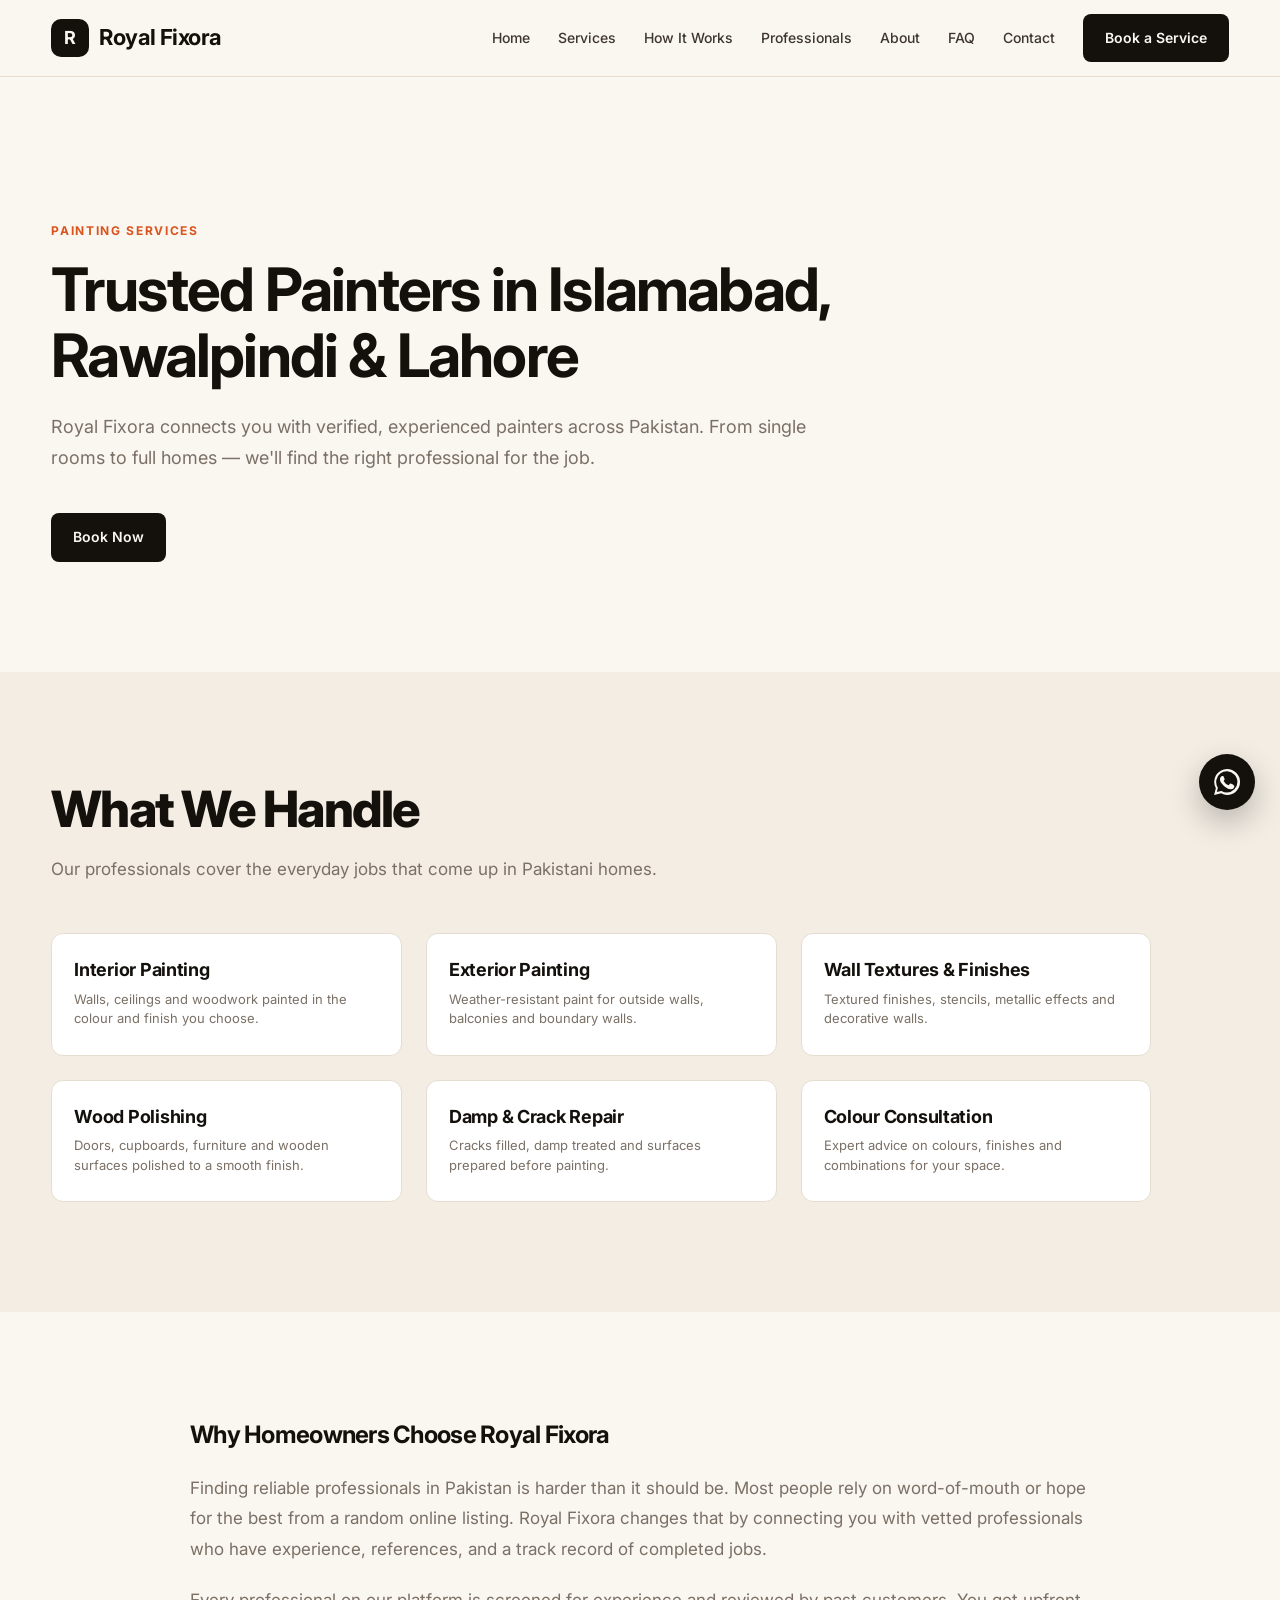
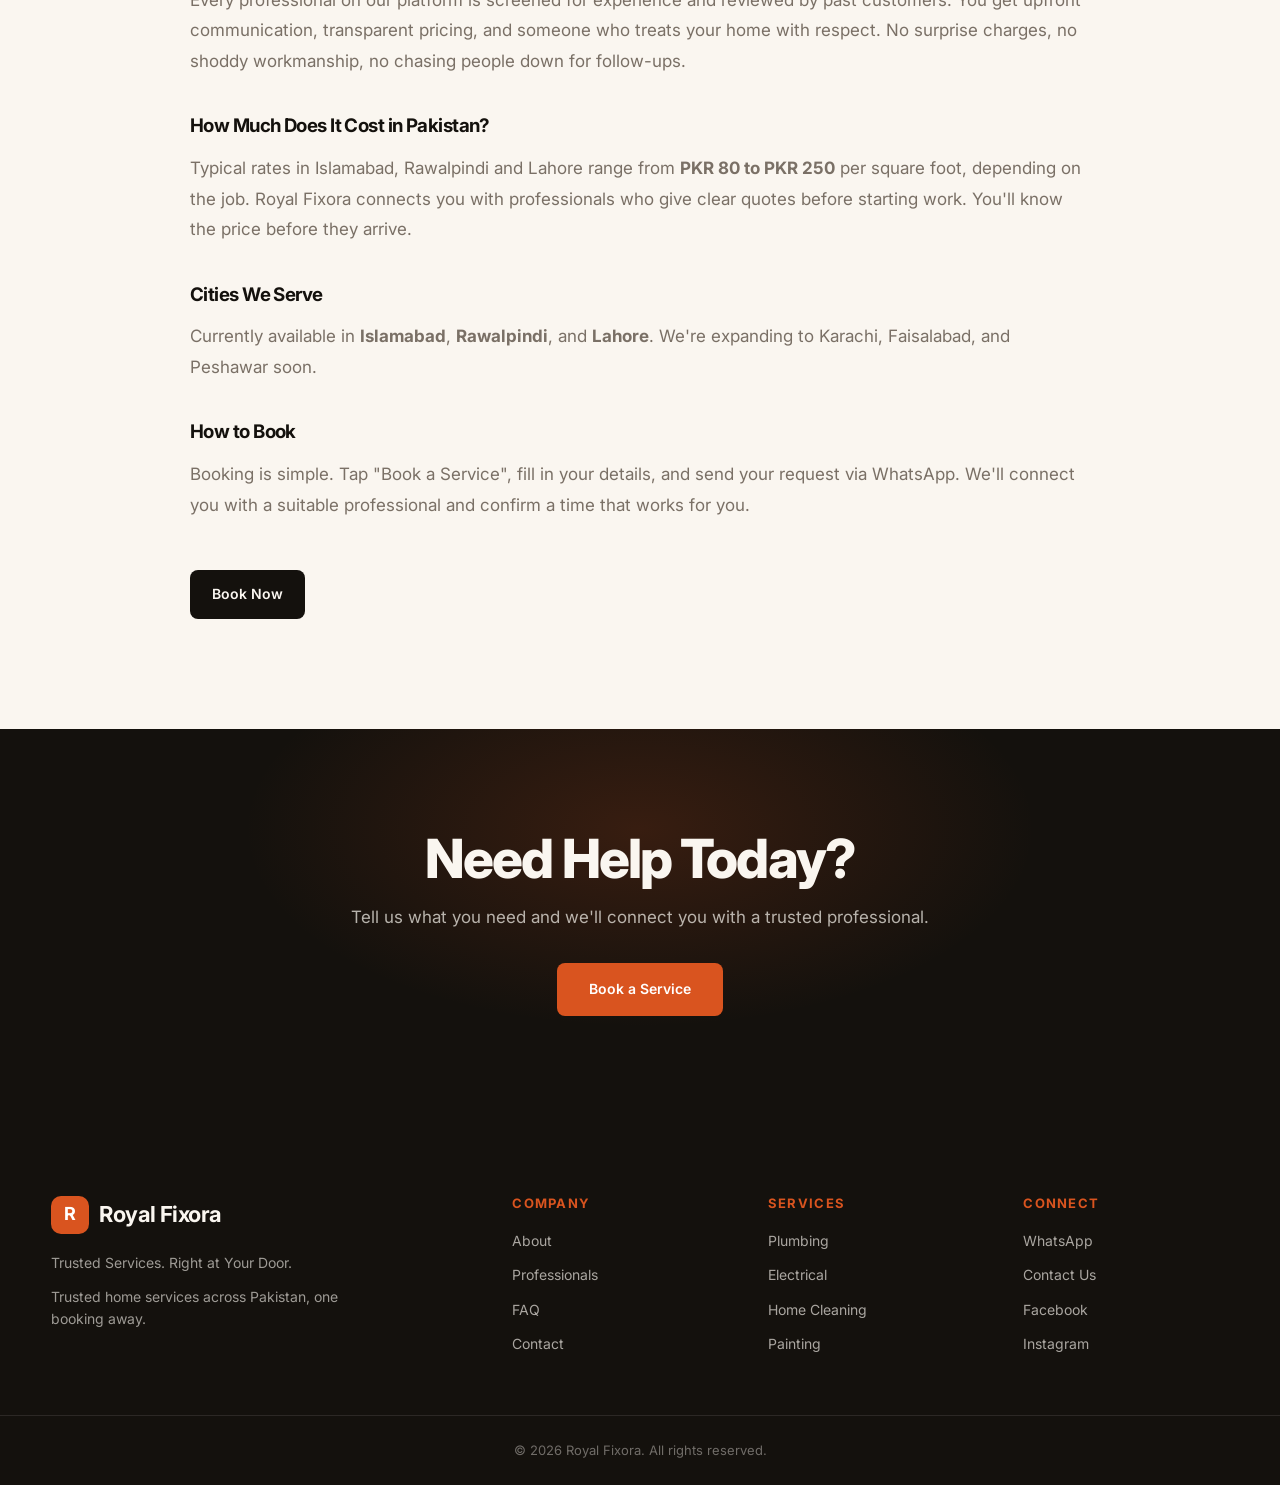
<file: painting.html>
﻿<!DOCTYPE html>
<html lang="en">
<head>
    <meta charset="UTF-8">
    <meta name="viewport" content="width=device-width, initial-scale=1.0">
    <title>Trusted Painters in Islamabad, Rawalpindi & Lahore | Royal Fixora</title>
    <meta name="description" content="Royal Fixora connects you with verified, experienced painters across Pakistan. From single rooms to full homes — we'll find the right professional for the job.">
    <meta name="author" content="Royal Fixora">
    <meta name="robots" content="index, follow">
    <meta name="theme-color" content="#d9541f">
    <link rel="canonical" href="https://royalfixora.netlify.app/painting.html">
    <meta property="og:type" content="article">
    <meta property="og:title" content="Trusted Painters in Islamabad, Rawalpindi & Lahore | Royal Fixora">
    <meta property="og:description" content="Royal Fixora connects you with verified, experienced painters across Pakistan. From single rooms to full homes — we'll find the right professional for the job.">
    <meta property="og:url" content="https://royalfixora.netlify.app/painting.html">
    <meta property="og:site_name" content="Royal Fixora">
    <link rel="icon" type="image/svg+xml" href="assets/logo/favicon.svg">
    <link rel="preconnect" href="https://fonts.googleapis.com">
    <link rel="preconnect" href="https://fonts.gstatic.com" crossorigin>
    <link href="https://fonts.googleapis.com/css2?family=Inter:wght@400;500;600;700;800&display=swap" rel="stylesheet">
    <script type="application/ld+json">
    {
      "@context": "https://schema.org",
      "@type": "Service",
      "serviceType": "PAINTING SERVICES",
      "provider": {
        "@type": "LocalBusiness",
        "name": "Royal Fixora",
        "url": "https://royalfixora.netlify.app/"
      },
      "areaServed": [
        { "@type": "City", "name": "Islamabad" },
        { "@type": "City", "name": "Rawalpindi" },
        { "@type": "City", "name": "Lahore" }
      ],
      "description": "Royal Fixora connects you with verified, experienced painters across Pakistan. From single rooms to full homes — we'll find the right professional for the job."
    }
    </script>
    <link rel="stylesheet" href="style.css">
</head>
<body>

<header class="navbar">
    <div class="container nav-container">
        <a href="index.html" class="logo">
            <span class="logo-icon">R</span>
            <span>Royal Fixora</span>
        </a>
        <nav class="nav-menu" id="navMenu">
            <a href="index.html">Home</a>
            <a href="index.html#services">Services</a>
            <a href="index.html#how-it-works">How It Works</a>
            <a href="index.html#professionals">Professionals</a>
            <a href="index.html#about">About</a>
            <a href="index.html#faq">FAQ</a>
            <a href="index.html#contact">Contact</a>
            <button class="nav-book-btn" onclick="openBookingModal()">Book a Service</button>
        </nav>
        <button class="menu-toggle" id="menuToggle" aria-label="Toggle navigation menu">&#9776;</button>
    </div>
</header>

<main>

<section class="section" style="padding-top: 140px;">
    <div class="container">
        <span class="section-label">PAINTING SERVICES</span>
        <h1 style="font-size: clamp(38px, 5vw, 60px); margin-bottom: 24px; max-width: 900px;">Trusted Painters in Islamabad, Rawalpindi & Lahore</h1>
        <p style="font-size: 18px; color: var(--ink-muted); max-width: 780px; margin-bottom: 40px; line-height: 1.7;">Royal Fixora connects you with verified, experienced painters across Pakistan. From single rooms to full homes — we'll find the right professional for the job.</p>
        <button class="primary-btn" onclick="window.location.href='index.html#contact'">Book Now</button>
    </div>
</section>

<section class="section" style="background: var(--bg-alt);">
    <div class="container">
        <div class="section-heading" style="text-align: left; max-width: 900px; margin: 0 0 50px;">
            <h2>What We Handle</h2>
            <p>Our professionals cover the everyday jobs that come up in Pakistani homes.</p>
        </div>
        <div style="display: grid; grid-template-columns: repeat(auto-fit, minmax(280px, 1fr)); gap: 24px; max-width: 1100px;">
            <div class="service-card" style="cursor: default;">
                <h3 style="font-size: 18px; margin-bottom: 10px;">Interior Painting</h3>
                <p>Walls, ceilings and woodwork painted in the colour and finish you choose.</p>
            </div>
            <div class="service-card" style="cursor: default;">
                <h3 style="font-size: 18px; margin-bottom: 10px;">Exterior Painting</h3>
                <p>Weather-resistant paint for outside walls, balconies and boundary walls.</p>
            </div>
            <div class="service-card" style="cursor: default;">
                <h3 style="font-size: 18px; margin-bottom: 10px;">Wall Textures & Finishes</h3>
                <p>Textured finishes, stencils, metallic effects and decorative walls.</p>
            </div>
            <div class="service-card" style="cursor: default;">
                <h3 style="font-size: 18px; margin-bottom: 10px;">Wood Polishing</h3>
                <p>Doors, cupboards, furniture and wooden surfaces polished to a smooth finish.</p>
            </div>
            <div class="service-card" style="cursor: default;">
                <h3 style="font-size: 18px; margin-bottom: 10px;">Damp & Crack Repair</h3>
                <p>Cracks filled, damp treated and surfaces prepared before painting.</p>
            </div>
            <div class="service-card" style="cursor: default;">
                <h3 style="font-size: 18px; margin-bottom: 10px;">Colour Consultation</h3>
                <p>Expert advice on colours, finishes and combinations for your space.</p>
            </div>
        </div>
    </div>
</section>

<section class="section">
    <div class="container" style="max-width: 900px;">
        <h2 style="margin-bottom: 24px;">Why Homeowners Choose Royal Fixora</h2>
        <p style="font-size: 17px; line-height: 1.8; color: var(--ink-muted); margin-bottom: 20px;">
            Finding reliable professionals in Pakistan is harder than it should be. Most people rely on word-of-mouth or hope for the best from a random online listing. Royal Fixora changes that by connecting you with vetted professionals who have experience, references, and a track record of completed jobs.
        </p>
        <p style="font-size: 17px; line-height: 1.8; color: var(--ink-muted); margin-bottom: 20px;">
            Every professional on our platform is screened for experience and reviewed by past customers. You get upfront communication, transparent pricing, and someone who treats your home with respect. No surprise charges, no shoddy workmanship, no chasing people down for follow-ups.
        </p>

        <h3 style="margin: 40px 0 16px;">How Much Does It Cost in Pakistan?</h3>
        <p style="font-size: 17px; line-height: 1.8; color: var(--ink-muted); margin-bottom: 20px;">
            Typical rates in Islamabad, Rawalpindi and Lahore range from <strong>PKR 80 to PKR 250</strong> per square foot, depending on the job. Royal Fixora connects you with professionals who give clear quotes before starting work. You'll know the price before they arrive.
        </p>

        <h3 style="margin: 40px 0 16px;">Cities We Serve</h3>
        <p style="font-size: 17px; line-height: 1.8; color: var(--ink-muted); margin-bottom: 20px;">
            Currently available in <strong>Islamabad</strong>, <strong>Rawalpindi</strong>, and <strong>Lahore</strong>. We're expanding to Karachi, Faisalabad, and Peshawar soon.
        </p>

        <h3 style="margin: 40px 0 16px;">How to Book</h3>
        <p style="font-size: 17px; line-height: 1.8; color: var(--ink-muted); margin-bottom: 20px;">
            Booking is simple. Tap "Book a Service", fill in your details, and send your request via WhatsApp. We'll connect you with a suitable professional and confirm a time that works for you.
        </p>

        <div style="margin-top: 50px;">
            <button class="primary-btn" onclick="window.location.href='index.html#contact'">Book Now</button>
        </div>
    </div>
</section>

<section class="cta-section">
    <div class="container cta-content">
        <h2>Need Help Today?</h2>
        <p>Tell us what you need and we'll connect you with a trusted professional.</p>
        <button class="primary-btn" onclick="window.location.href='index.html#contact'">Book a Service</button>
    </div>
</section>

</main>

<footer class="footer">
    <div class="container footer-grid">
        <div class="footer-brand">
            <a href="index.html" class="logo footer-logo">
                <span class="logo-icon">R</span>
                <span>Royal Fixora</span>
            </a>
            <p>Trusted Services. Right at Your Door.</p>
            <p class="footer-small">Trusted home services across Pakistan, one booking away.</p>
        </div>
        <div class="footer-column">
            <h3>Company</h3>
            <a href="index.html#about">About</a>
            <a href="index.html#professionals">Professionals</a>
            <a href="index.html#faq">FAQ</a>
            <a href="index.html#contact">Contact</a>
        </div>
        <div class="footer-column">
            <h3>Services</h3>
            <a href="plumbing.html">Plumbing</a>
            <a href="electrical.html">Electrical</a>
            <a href="cleaning.html">Home Cleaning</a>
            <a href="painting.html">Painting</a>
        </div>
        <div class="footer-column">
            <h3>Connect</h3>
            <a href="https://wa.me/923481969273" target="_blank" rel="noopener">WhatsApp</a>
            <a href="index.html#contact">Contact Us</a>
            <a href="#">Facebook</a>
            <a href="#">Instagram</a>
        </div>
    </div>
    <div class="footer-bottom">
        <p>&copy; <span id="currentYear">2026</span> Royal Fixora. All rights reserved.</p>
    </div>
</footer>

<a href="https://wa.me/923481969273?text=Hello%20Royal%20Fixora%2C%20I%20need%20a%20painter."
   class="whatsapp-float" target="_blank" rel="noopener" aria-label="Contact Royal Fixora on WhatsApp">
    <span data-icon="whatsapp" aria-hidden="true"></span>
</a>

<script src="script.js"></script>
</body>
</html>
</file>
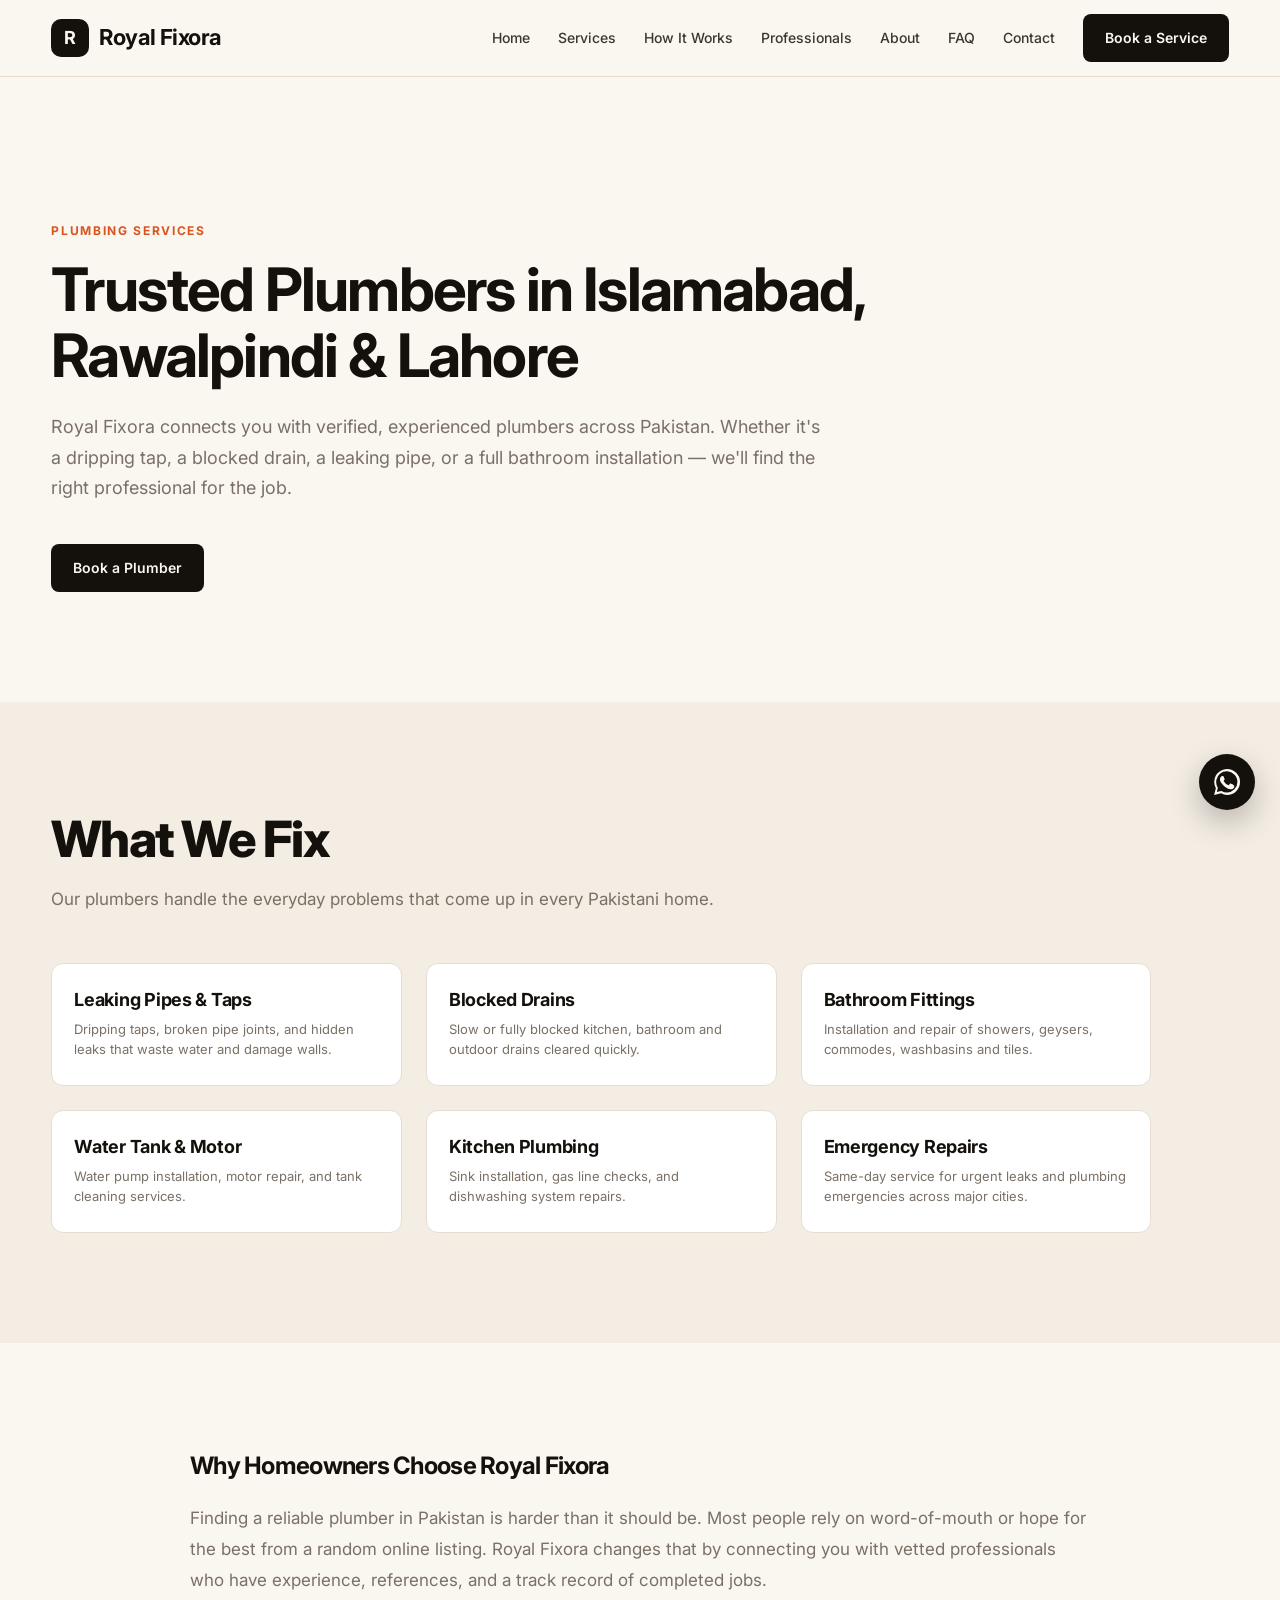
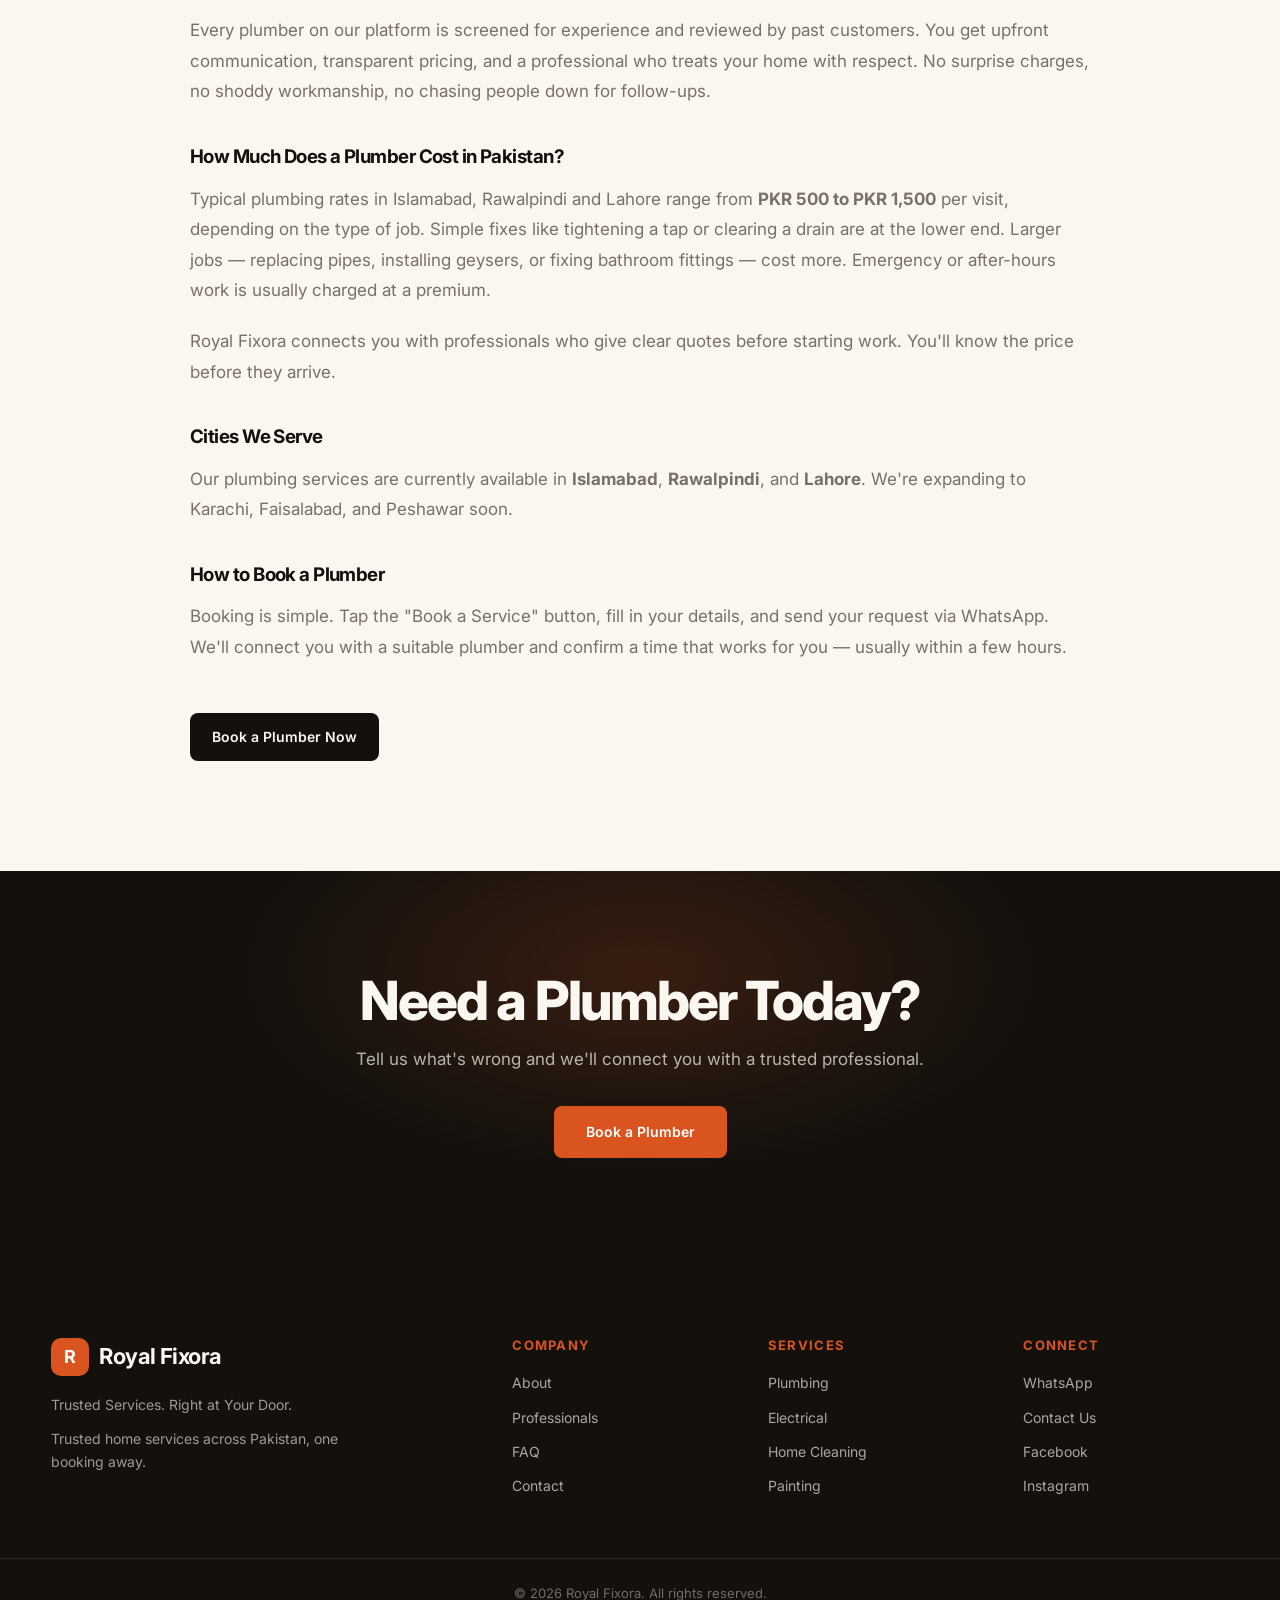
<file: plumbing.html>
<!DOCTYPE html>
<html lang="en">
<head>
    <meta charset="UTF-8">
    <meta name="viewport" content="width=device-width, initial-scale=1.0">

    <title>Plumber in Islamabad, Rawalpindi & Lahore | Royal Fixora</title>

    <meta name="description"
          content="Book a trusted plumber in Islamabad, Rawalpindi and Lahore. Royal Fixora connects you with verified plumbing professionals for leaks, taps, pipes and repairs.">

    <meta name="keywords"
          content="plumber Islamabad, plumber Rawalpindi, plumber Lahore, plumbing services Pakistan, pipe repair, tap repair, leak repair, Royal Fixora">

    <meta name="author" content="Royal Fixora">
    <meta name="robots" content="index, follow">
    <meta name="theme-color" content="#d9541f">

    <link rel="canonical" href="https://royalfixora.netlify.app/plumbing.html">

    <meta property="og:type" content="article">
    <meta property="og:title" content="Plumber in Islamabad, Rawalpindi & Lahore | Royal Fixora">
    <meta property="og:description"
          content="Book a trusted plumber in Pakistan. Verified professionals for leaks, taps, pipes and repairs.">
    <meta property="og:url" content="https://royalfixora.netlify.app/plumbing.html">
    <meta property="og:site_name" content="Royal Fixora">

    <link rel="icon" type="image/svg+xml" href="assets/logo/favicon.svg">

    <link rel="preconnect" href="https://fonts.googleapis.com">
    <link rel="preconnect" href="https://fonts.gstatic.com" crossorigin>
    <link href="https://fonts.googleapis.com/css2?family=Inter:wght@400;500;600;700;800&display=swap" rel="stylesheet">

    <script type="application/ld+json">
    {
      "@context": "https://schema.org",
      "@type": "Service",
      "serviceType": "Plumbing",
      "provider": {
        "@type": "LocalBusiness",
        "name": "Royal Fixora",
        "url": "https://royalfixora.netlify.app/"
      },
      "areaServed": [
        { "@type": "City", "name": "Islamabad" },
        { "@type": "City", "name": "Rawalpindi" },
        { "@type": "City", "name": "Lahore" }
      ],
      "description": "Trusted plumbing services in Pakistan for leaks, taps, pipes, and repairs."
    }
    </script>

    <link rel="stylesheet" href="style.css">
</head>

<body>

<header class="navbar">
    <div class="container nav-container">
        <a href="index.html" class="logo">
            <span class="logo-icon">R</span>
            <span>Royal Fixora</span>
        </a>
        <nav class="nav-menu" id="navMenu">
            <a href="index.html">Home</a>
            <a href="index.html#services">Services</a>
            <a href="index.html#how-it-works">How It Works</a>
            <a href="index.html#professionals">Professionals</a>
            <a href="index.html#about">About</a>
            <a href="index.html#faq">FAQ</a>
            <a href="index.html#contact">Contact</a>
            <button class="nav-book-btn" onclick="openBookingModal()">Book a Service</button>
        </nav>
        <button class="menu-toggle" id="menuToggle" aria-label="Toggle navigation menu">☰</button>
    </div>
</header>


<main>

<section class="section" style="padding-top: 140px;">
    <div class="container">

        <span class="section-label">PLUMBING SERVICES</span>

        <h1 style="font-size: clamp(38px, 5vw, 60px); margin-bottom: 24px; max-width: 900px;">
            Trusted Plumbers in Islamabad, Rawalpindi & Lahore
        </h1>

        <p style="font-size: 18px; color: var(--ink-muted); max-width: 780px; margin-bottom: 40px; line-height: 1.7;">
            Royal Fixora connects you with verified, experienced plumbers across Pakistan. Whether it's a dripping tap, a blocked drain, a leaking pipe, or a full bathroom installation — we'll find the right professional for the job.
        </p>

        <button class="primary-btn" onclick="window.location.href='index.html#contact'">
            Book a Plumber
        </button>

    </div>
</section>


<section class="section" style="background: var(--bg-alt);">
    <div class="container">

        <div class="section-heading" style="text-align: left; max-width: 900px; margin: 0 0 50px;">
            <h2>What We Fix</h2>
            <p>Our plumbers handle the everyday problems that come up in every Pakistani home.</p>
        </div>

        <div style="display: grid; grid-template-columns: repeat(auto-fit, minmax(280px, 1fr)); gap: 24px; max-width: 1100px;">

            <div class="service-card" style="cursor: default;">
                <h3 style="font-size: 18px; margin-bottom: 10px;">Leaking Pipes & Taps</h3>
                <p>Dripping taps, broken pipe joints, and hidden leaks that waste water and damage walls.</p>
            </div>

            <div class="service-card" style="cursor: default;">
                <h3 style="font-size: 18px; margin-bottom: 10px;">Blocked Drains</h3>
                <p>Slow or fully blocked kitchen, bathroom and outdoor drains cleared quickly.</p>
            </div>

            <div class="service-card" style="cursor: default;">
                <h3 style="font-size: 18px; margin-bottom: 10px;">Bathroom Fittings</h3>
                <p>Installation and repair of showers, geysers, commodes, washbasins and tiles.</p>
            </div>

            <div class="service-card" style="cursor: default;">
                <h3 style="font-size: 18px; margin-bottom: 10px;">Water Tank & Motor</h3>
                <p>Water pump installation, motor repair, and tank cleaning services.</p>
            </div>

            <div class="service-card" style="cursor: default;">
                <h3 style="font-size: 18px; margin-bottom: 10px;">Kitchen Plumbing</h3>
                <p>Sink installation, gas line checks, and dishwashing system repairs.</p>
            </div>

            <div class="service-card" style="cursor: default;">
                <h3 style="font-size: 18px; margin-bottom: 10px;">Emergency Repairs</h3>
                <p>Same-day service for urgent leaks and plumbing emergencies across major cities.</p>
            </div>

        </div>

    </div>
</section>


<section class="section">
    <div class="container" style="max-width: 900px;">

        <h2 style="margin-bottom: 24px;">Why Homeowners Choose Royal Fixora</h2>

        <p style="font-size: 17px; line-height: 1.8; color: var(--ink-muted); margin-bottom: 20px;">
            Finding a reliable plumber in Pakistan is harder than it should be. Most people rely on word-of-mouth or hope for the best from a random online listing. Royal Fixora changes that by connecting you with vetted professionals who have experience, references, and a track record of completed jobs.
        </p>

        <p style="font-size: 17px; line-height: 1.8; color: var(--ink-muted); margin-bottom: 20px;">
            Every plumber on our platform is screened for experience and reviewed by past customers. You get upfront communication, transparent pricing, and a professional who treats your home with respect. No surprise charges, no shoddy workmanship, no chasing people down for follow-ups.
        </p>

        <h3 style="margin: 40px 0 16px;">How Much Does a Plumber Cost in Pakistan?</h3>

        <p style="font-size: 17px; line-height: 1.8; color: var(--ink-muted); margin-bottom: 20px;">
            Typical plumbing rates in Islamabad, Rawalpindi and Lahore range from <strong>PKR 500 to PKR 1,500</strong> per visit, depending on the type of job. Simple fixes like tightening a tap or clearing a drain are at the lower end. Larger jobs — replacing pipes, installing geysers, or fixing bathroom fittings — cost more. Emergency or after-hours work is usually charged at a premium.
        </p>

        <p style="font-size: 17px; line-height: 1.8; color: var(--ink-muted); margin-bottom: 20px;">
            Royal Fixora connects you with professionals who give clear quotes before starting work. You'll know the price before they arrive.
        </p>

        <h3 style="margin: 40px 0 16px;">Cities We Serve</h3>

        <p style="font-size: 17px; line-height: 1.8; color: var(--ink-muted); margin-bottom: 20px;">
            Our plumbing services are currently available in <strong>Islamabad</strong>, <strong>Rawalpindi</strong>, and <strong>Lahore</strong>. We're expanding to Karachi, Faisalabad, and Peshawar soon.
        </p>

        <h3 style="margin: 40px 0 16px;">How to Book a Plumber</h3>

        <p style="font-size: 17px; line-height: 1.8; color: var(--ink-muted); margin-bottom: 20px;">
            Booking is simple. Tap the "Book a Service" button, fill in your details, and send your request via WhatsApp. We'll connect you with a suitable plumber and confirm a time that works for you — usually within a few hours.
        </p>

        <div style="margin-top: 50px;">
            <button class="primary-btn" onclick="window.location.href='index.html#contact'">
                Book a Plumber Now
            </button>
        </div>

    </div>
</section>


<section class="cta-section">
    <div class="container cta-content">
        <h2>Need a Plumber Today?</h2>
        <p>Tell us what's wrong and we'll connect you with a trusted professional.</p>
        <button class="primary-btn" onclick="window.location.href='index.html#contact'">Book a Plumber</button>
    </div>
</section>

</main>


<footer class="footer">
    <div class="container footer-grid">

        <div class="footer-brand">
            <a href="index.html" class="logo footer-logo">
                <span class="logo-icon">R</span>
                <span>Royal Fixora</span>
            </a>
            <p>Trusted Services. Right at Your Door.</p>
            <p class="footer-small">Trusted home services across Pakistan, one booking away.</p>
        </div>

        <div class="footer-column">
            <h3>Company</h3>
            <a href="index.html#about">About</a>
            <a href="index.html#professionals">Professionals</a>
            <a href="index.html#faq">FAQ</a>
            <a href="index.html#contact">Contact</a>
        </div>

        <div class="footer-column">
            <h3>Services</h3>
            <a href="plumbing.html">Plumbing</a>
            <a href="index.html#services">Electrical</a>
            <a href="index.html#services">Home Cleaning</a>
            <a href="index.html#services">Painting</a>
        </div>

        <div class="footer-column">
            <h3>Connect</h3>
            <a href="https://wa.me/923481969273" target="_blank" rel="noopener">WhatsApp</a>
            <a href="index.html#contact">Contact Us</a>
            <a href="#">Facebook</a>
            <a href="#">Instagram</a>
        </div>

    </div>

    <div class="footer-bottom">
        <p>© <span id="currentYear">2026</span> Royal Fixora. All rights reserved.</p>
    </div>
</footer>


<a href="https://wa.me/923481969273?text=Hello%20Royal%20Fixora%2C%20I%20need%20a%20plumber."
   class="whatsapp-float"
   target="_blank"
   rel="noopener"
   aria-label="Contact Royal Fixora on WhatsApp">
    <span data-icon="whatsapp" aria-hidden="true"></span>
</a>


<script src="script.js"></script>

</body>
</html>
</file>
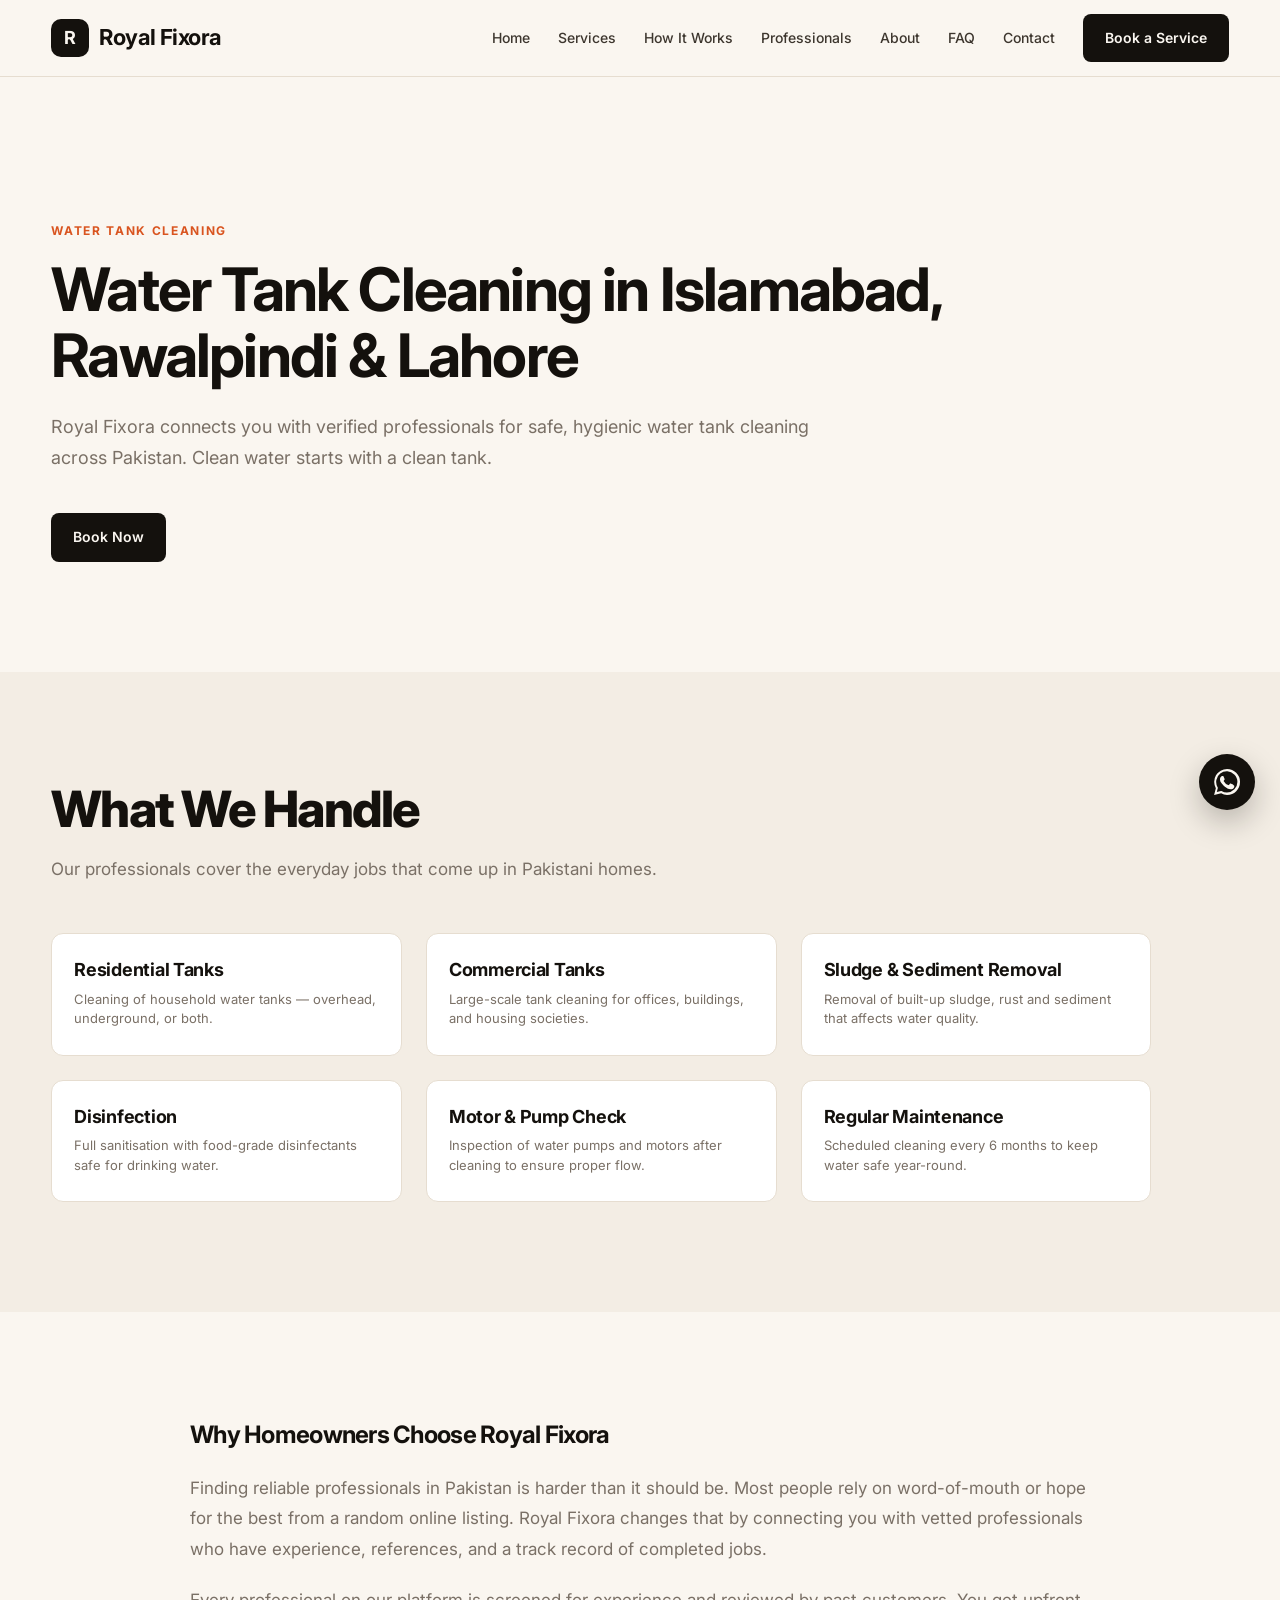
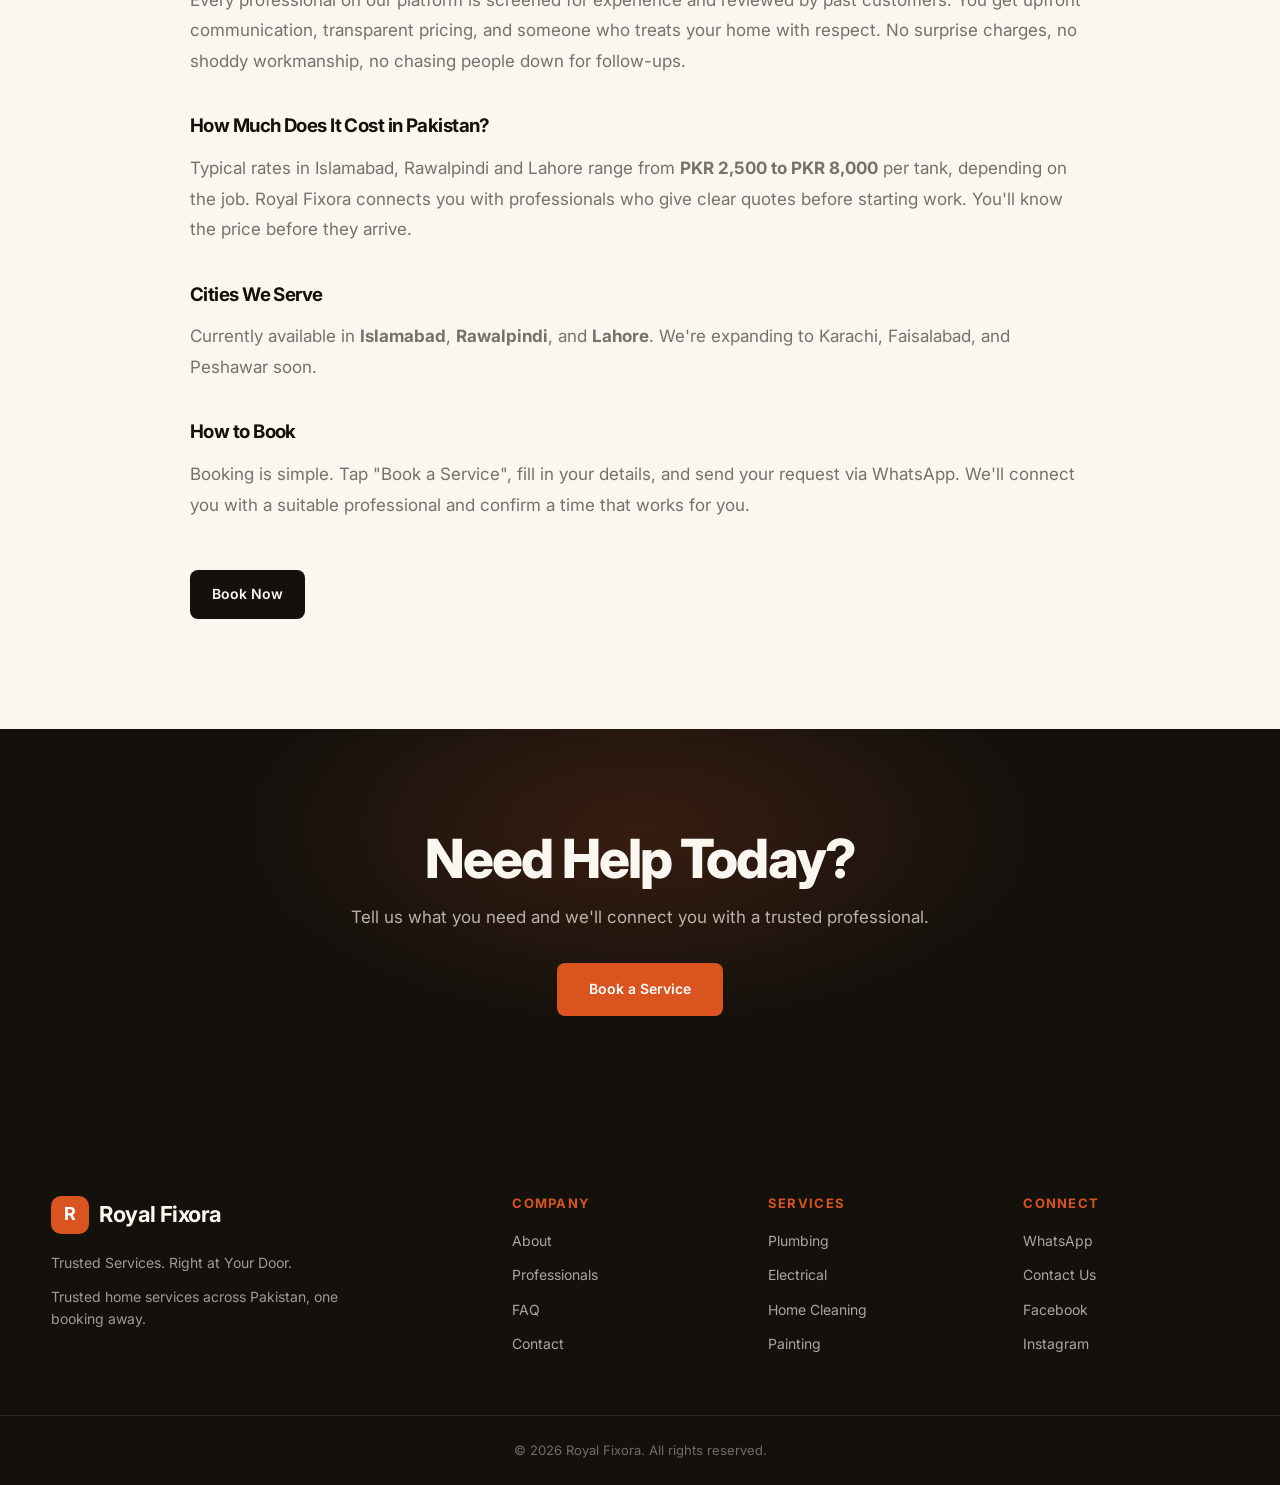
<file: tank-cleaning.html>
﻿<!DOCTYPE html>
<html lang="en">
<head>
    <meta charset="UTF-8">
    <meta name="viewport" content="width=device-width, initial-scale=1.0">
    <title>Water Tank Cleaning in Islamabad, Rawalpindi & Lahore | Royal Fixora</title>
    <meta name="description" content="Royal Fixora connects you with verified professionals for safe, hygienic water tank cleaning across Pakistan. Clean water starts with a clean tank.">
    <meta name="author" content="Royal Fixora">
    <meta name="robots" content="index, follow">
    <meta name="theme-color" content="#d9541f">
    <link rel="canonical" href="https://royalfixora.netlify.app/tank-cleaning.html">
    <meta property="og:type" content="article">
    <meta property="og:title" content="Water Tank Cleaning in Islamabad, Rawalpindi & Lahore | Royal Fixora">
    <meta property="og:description" content="Royal Fixora connects you with verified professionals for safe, hygienic water tank cleaning across Pakistan. Clean water starts with a clean tank.">
    <meta property="og:url" content="https://royalfixora.netlify.app/tank-cleaning.html">
    <meta property="og:site_name" content="Royal Fixora">
    <link rel="icon" type="image/svg+xml" href="assets/logo/favicon.svg">
    <link rel="preconnect" href="https://fonts.googleapis.com">
    <link rel="preconnect" href="https://fonts.gstatic.com" crossorigin>
    <link href="https://fonts.googleapis.com/css2?family=Inter:wght@400;500;600;700;800&display=swap" rel="stylesheet">
    <script type="application/ld+json">
    {
      "@context": "https://schema.org",
      "@type": "Service",
      "serviceType": "WATER TANK CLEANING",
      "provider": {
        "@type": "LocalBusiness",
        "name": "Royal Fixora",
        "url": "https://royalfixora.netlify.app/"
      },
      "areaServed": [
        { "@type": "City", "name": "Islamabad" },
        { "@type": "City", "name": "Rawalpindi" },
        { "@type": "City", "name": "Lahore" }
      ],
      "description": "Royal Fixora connects you with verified professionals for safe, hygienic water tank cleaning across Pakistan. Clean water starts with a clean tank."
    }
    </script>
    <link rel="stylesheet" href="style.css">
</head>
<body>

<header class="navbar">
    <div class="container nav-container">
        <a href="index.html" class="logo">
            <span class="logo-icon">R</span>
            <span>Royal Fixora</span>
        </a>
        <nav class="nav-menu" id="navMenu">
            <a href="index.html">Home</a>
            <a href="index.html#services">Services</a>
            <a href="index.html#how-it-works">How It Works</a>
            <a href="index.html#professionals">Professionals</a>
            <a href="index.html#about">About</a>
            <a href="index.html#faq">FAQ</a>
            <a href="index.html#contact">Contact</a>
            <button class="nav-book-btn" onclick="openBookingModal()">Book a Service</button>
        </nav>
        <button class="menu-toggle" id="menuToggle" aria-label="Toggle navigation menu">&#9776;</button>
    </div>
</header>

<main>

<section class="section" style="padding-top: 140px;">
    <div class="container">
        <span class="section-label">WATER TANK CLEANING</span>
        <h1 style="font-size: clamp(38px, 5vw, 60px); margin-bottom: 24px; max-width: 900px;">Water Tank Cleaning in Islamabad, Rawalpindi & Lahore</h1>
        <p style="font-size: 18px; color: var(--ink-muted); max-width: 780px; margin-bottom: 40px; line-height: 1.7;">Royal Fixora connects you with verified professionals for safe, hygienic water tank cleaning across Pakistan. Clean water starts with a clean tank.</p>
        <button class="primary-btn" onclick="window.location.href='index.html#contact'">Book Now</button>
    </div>
</section>

<section class="section" style="background: var(--bg-alt);">
    <div class="container">
        <div class="section-heading" style="text-align: left; max-width: 900px; margin: 0 0 50px;">
            <h2>What We Handle</h2>
            <p>Our professionals cover the everyday jobs that come up in Pakistani homes.</p>
        </div>
        <div style="display: grid; grid-template-columns: repeat(auto-fit, minmax(280px, 1fr)); gap: 24px; max-width: 1100px;">
            <div class="service-card" style="cursor: default;">
                <h3 style="font-size: 18px; margin-bottom: 10px;">Residential Tanks</h3>
                <p>Cleaning of household water tanks — overhead, underground, or both.</p>
            </div>
            <div class="service-card" style="cursor: default;">
                <h3 style="font-size: 18px; margin-bottom: 10px;">Commercial Tanks</h3>
                <p>Large-scale tank cleaning for offices, buildings, and housing societies.</p>
            </div>
            <div class="service-card" style="cursor: default;">
                <h3 style="font-size: 18px; margin-bottom: 10px;">Sludge & Sediment Removal</h3>
                <p>Removal of built-up sludge, rust and sediment that affects water quality.</p>
            </div>
            <div class="service-card" style="cursor: default;">
                <h3 style="font-size: 18px; margin-bottom: 10px;">Disinfection</h3>
                <p>Full sanitisation with food-grade disinfectants safe for drinking water.</p>
            </div>
            <div class="service-card" style="cursor: default;">
                <h3 style="font-size: 18px; margin-bottom: 10px;">Motor & Pump Check</h3>
                <p>Inspection of water pumps and motors after cleaning to ensure proper flow.</p>
            </div>
            <div class="service-card" style="cursor: default;">
                <h3 style="font-size: 18px; margin-bottom: 10px;">Regular Maintenance</h3>
                <p>Scheduled cleaning every 6 months to keep water safe year-round.</p>
            </div>
        </div>
    </div>
</section>

<section class="section">
    <div class="container" style="max-width: 900px;">
        <h2 style="margin-bottom: 24px;">Why Homeowners Choose Royal Fixora</h2>
        <p style="font-size: 17px; line-height: 1.8; color: var(--ink-muted); margin-bottom: 20px;">
            Finding reliable professionals in Pakistan is harder than it should be. Most people rely on word-of-mouth or hope for the best from a random online listing. Royal Fixora changes that by connecting you with vetted professionals who have experience, references, and a track record of completed jobs.
        </p>
        <p style="font-size: 17px; line-height: 1.8; color: var(--ink-muted); margin-bottom: 20px;">
            Every professional on our platform is screened for experience and reviewed by past customers. You get upfront communication, transparent pricing, and someone who treats your home with respect. No surprise charges, no shoddy workmanship, no chasing people down for follow-ups.
        </p>

        <h3 style="margin: 40px 0 16px;">How Much Does It Cost in Pakistan?</h3>
        <p style="font-size: 17px; line-height: 1.8; color: var(--ink-muted); margin-bottom: 20px;">
            Typical rates in Islamabad, Rawalpindi and Lahore range from <strong>PKR 2,500 to PKR 8,000</strong> per tank, depending on the job. Royal Fixora connects you with professionals who give clear quotes before starting work. You'll know the price before they arrive.
        </p>

        <h3 style="margin: 40px 0 16px;">Cities We Serve</h3>
        <p style="font-size: 17px; line-height: 1.8; color: var(--ink-muted); margin-bottom: 20px;">
            Currently available in <strong>Islamabad</strong>, <strong>Rawalpindi</strong>, and <strong>Lahore</strong>. We're expanding to Karachi, Faisalabad, and Peshawar soon.
        </p>

        <h3 style="margin: 40px 0 16px;">How to Book</h3>
        <p style="font-size: 17px; line-height: 1.8; color: var(--ink-muted); margin-bottom: 20px;">
            Booking is simple. Tap "Book a Service", fill in your details, and send your request via WhatsApp. We'll connect you with a suitable professional and confirm a time that works for you.
        </p>

        <div style="margin-top: 50px;">
            <button class="primary-btn" onclick="window.location.href='index.html#contact'">Book Now</button>
        </div>
    </div>
</section>

<section class="cta-section">
    <div class="container cta-content">
        <h2>Need Help Today?</h2>
        <p>Tell us what you need and we'll connect you with a trusted professional.</p>
        <button class="primary-btn" onclick="window.location.href='index.html#contact'">Book a Service</button>
    </div>
</section>

</main>

<footer class="footer">
    <div class="container footer-grid">
        <div class="footer-brand">
            <a href="index.html" class="logo footer-logo">
                <span class="logo-icon">R</span>
                <span>Royal Fixora</span>
            </a>
            <p>Trusted Services. Right at Your Door.</p>
            <p class="footer-small">Trusted home services across Pakistan, one booking away.</p>
        </div>
        <div class="footer-column">
            <h3>Company</h3>
            <a href="index.html#about">About</a>
            <a href="index.html#professionals">Professionals</a>
            <a href="index.html#faq">FAQ</a>
            <a href="index.html#contact">Contact</a>
        </div>
        <div class="footer-column">
            <h3>Services</h3>
            <a href="plumbing.html">Plumbing</a>
            <a href="electrical.html">Electrical</a>
            <a href="cleaning.html">Home Cleaning</a>
            <a href="painting.html">Painting</a>
        </div>
        <div class="footer-column">
            <h3>Connect</h3>
            <a href="https://wa.me/923481969273" target="_blank" rel="noopener">WhatsApp</a>
            <a href="index.html#contact">Contact Us</a>
            <a href="#">Facebook</a>
            <a href="#">Instagram</a>
        </div>
    </div>
    <div class="footer-bottom">
        <p>&copy; <span id="currentYear">2026</span> Royal Fixora. All rights reserved.</p>
    </div>
</footer>

<a href="https://wa.me/923481969273?text=Hello%20Royal%20Fixora%2C%20I%20need%20a%20water tank cleaner."
   class="whatsapp-float" target="_blank" rel="noopener" aria-label="Contact Royal Fixora on WhatsApp">
    <span data-icon="whatsapp" aria-hidden="true"></span>
</a>

<script src="script.js"></script>
</body>
</html>
</file>
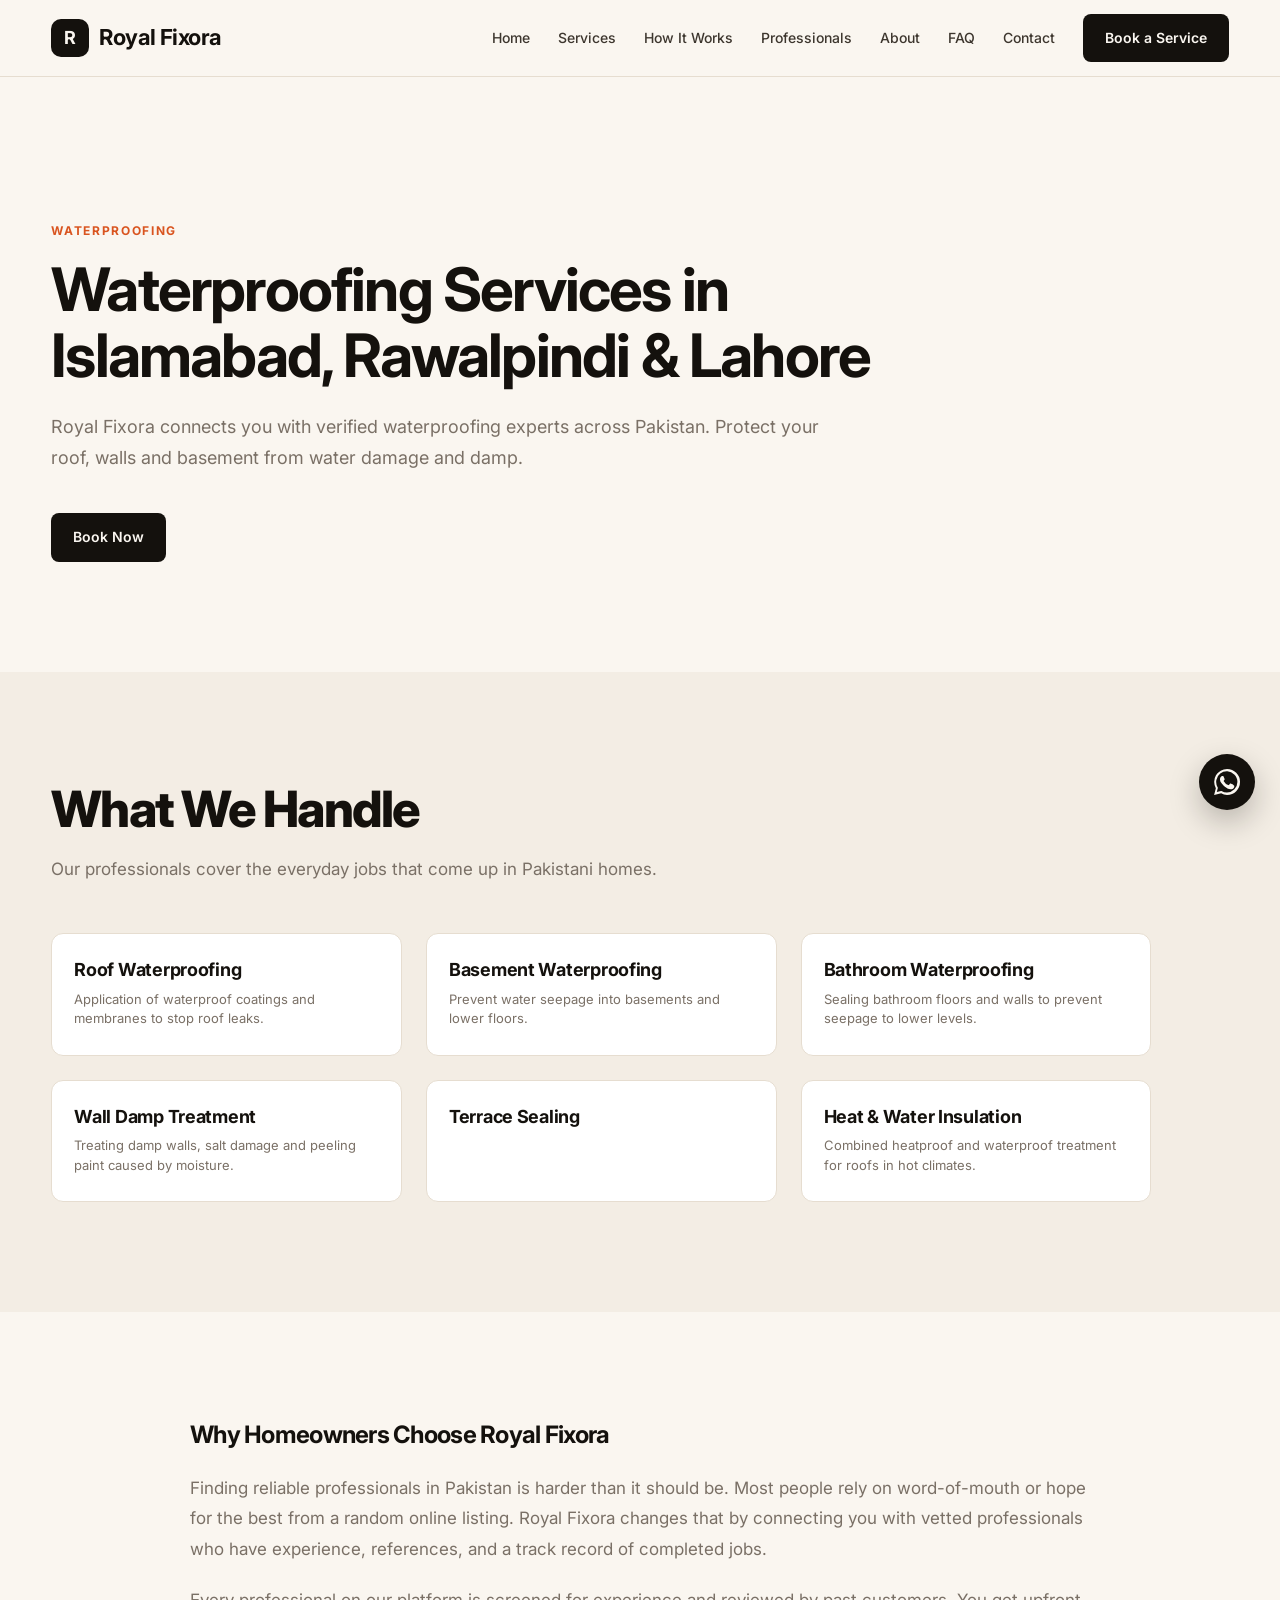
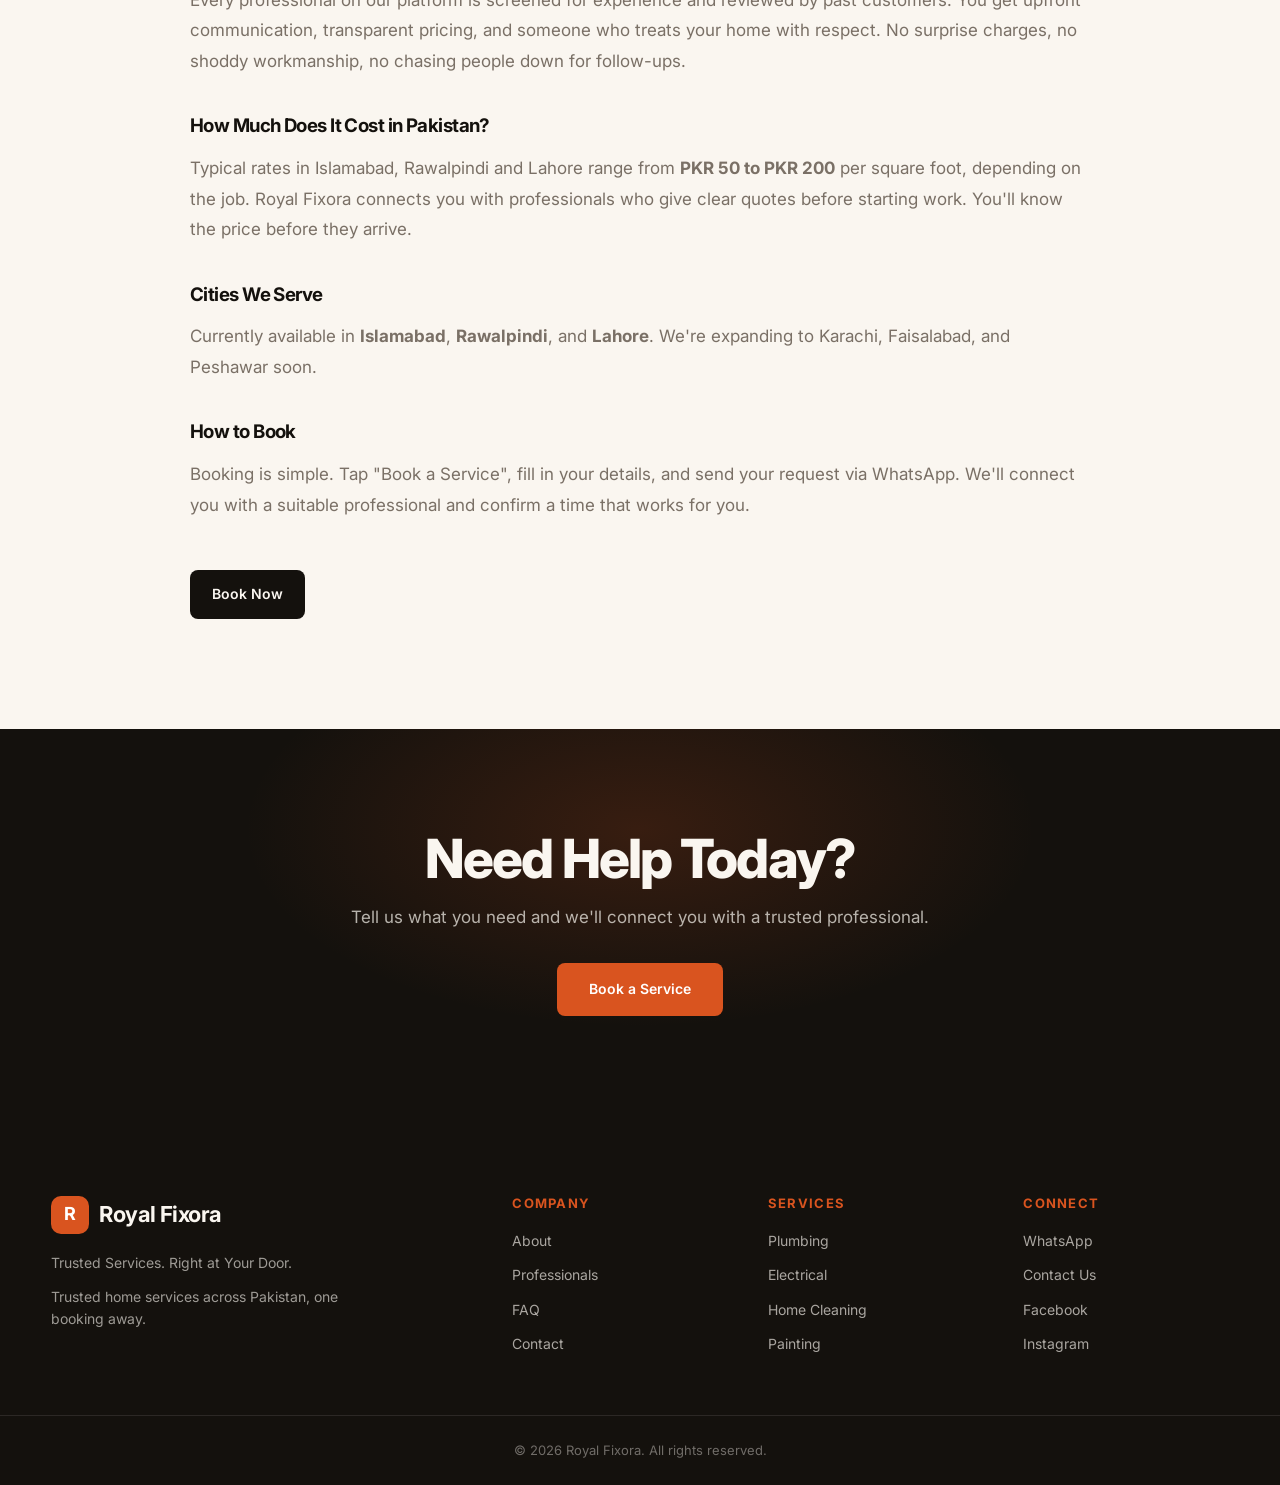
<file: waterproofing.html>
﻿<!DOCTYPE html>
<html lang="en">
<head>
    <meta charset="UTF-8">
    <meta name="viewport" content="width=device-width, initial-scale=1.0">
    <title>Waterproofing Services in Islamabad, Rawalpindi & Lahore | Royal Fixora</title>
    <meta name="description" content="Royal Fixora connects you with verified waterproofing experts across Pakistan. Protect your roof, walls and basement from water damage and damp.">
    <meta name="author" content="Royal Fixora">
    <meta name="robots" content="index, follow">
    <meta name="theme-color" content="#d9541f">
    <link rel="canonical" href="https://royalfixora.netlify.app/waterproofing.html">
    <meta property="og:type" content="article">
    <meta property="og:title" content="Waterproofing Services in Islamabad, Rawalpindi & Lahore | Royal Fixora">
    <meta property="og:description" content="Royal Fixora connects you with verified waterproofing experts across Pakistan. Protect your roof, walls and basement from water damage and damp.">
    <meta property="og:url" content="https://royalfixora.netlify.app/waterproofing.html">
    <meta property="og:site_name" content="Royal Fixora">
    <link rel="icon" type="image/svg+xml" href="assets/logo/favicon.svg">
    <link rel="preconnect" href="https://fonts.googleapis.com">
    <link rel="preconnect" href="https://fonts.gstatic.com" crossorigin>
    <link href="https://fonts.googleapis.com/css2?family=Inter:wght@400;500;600;700;800&display=swap" rel="stylesheet">
    <script type="application/ld+json">
    {
      "@context": "https://schema.org",
      "@type": "Service",
      "serviceType": "WATERPROOFING",
      "provider": {
        "@type": "LocalBusiness",
        "name": "Royal Fixora",
        "url": "https://royalfixora.netlify.app/"
      },
      "areaServed": [
        { "@type": "City", "name": "Islamabad" },
        { "@type": "City", "name": "Rawalpindi" },
        { "@type": "City", "name": "Lahore" }
      ],
      "description": "Royal Fixora connects you with verified waterproofing experts across Pakistan. Protect your roof, walls and basement from water damage and damp."
    }
    </script>
    <link rel="stylesheet" href="style.css">
</head>
<body>

<header class="navbar">
    <div class="container nav-container">
        <a href="index.html" class="logo">
            <span class="logo-icon">R</span>
            <span>Royal Fixora</span>
        </a>
        <nav class="nav-menu" id="navMenu">
            <a href="index.html">Home</a>
            <a href="index.html#services">Services</a>
            <a href="index.html#how-it-works">How It Works</a>
            <a href="index.html#professionals">Professionals</a>
            <a href="index.html#about">About</a>
            <a href="index.html#faq">FAQ</a>
            <a href="index.html#contact">Contact</a>
            <button class="nav-book-btn" onclick="openBookingModal()">Book a Service</button>
        </nav>
        <button class="menu-toggle" id="menuToggle" aria-label="Toggle navigation menu">&#9776;</button>
    </div>
</header>

<main>

<section class="section" style="padding-top: 140px;">
    <div class="container">
        <span class="section-label">WATERPROOFING</span>
        <h1 style="font-size: clamp(38px, 5vw, 60px); margin-bottom: 24px; max-width: 900px;">Waterproofing Services in Islamabad, Rawalpindi & Lahore</h1>
        <p style="font-size: 18px; color: var(--ink-muted); max-width: 780px; margin-bottom: 40px; line-height: 1.7;">Royal Fixora connects you with verified waterproofing experts across Pakistan. Protect your roof, walls and basement from water damage and damp.</p>
        <button class="primary-btn" onclick="window.location.href='index.html#contact'">Book Now</button>
    </div>
</section>

<section class="section" style="background: var(--bg-alt);">
    <div class="container">
        <div class="section-heading" style="text-align: left; max-width: 900px; margin: 0 0 50px;">
            <h2>What We Handle</h2>
            <p>Our professionals cover the everyday jobs that come up in Pakistani homes.</p>
        </div>
        <div style="display: grid; grid-template-columns: repeat(auto-fit, minmax(280px, 1fr)); gap: 24px; max-width: 1100px;">
            <div class="service-card" style="cursor: default;">
                <h3 style="font-size: 18px; margin-bottom: 10px;">Roof Waterproofing</h3>
                <p>Application of waterproof coatings and membranes to stop roof leaks.</p>
            </div>
            <div class="service-card" style="cursor: default;">
                <h3 style="font-size: 18px; margin-bottom: 10px;">Basement Waterproofing</h3>
                <p>Prevent water seepage into basements and lower floors.</p>
            </div>
            <div class="service-card" style="cursor: default;">
                <h3 style="font-size: 18px; margin-bottom: 10px;">Bathroom Waterproofing</h3>
                <p>Sealing bathroom floors and walls to prevent seepage to lower levels.</p>
            </div>
            <div class="service-card" style="cursor: default;">
                <h3 style="font-size: 18px; margin-bottom: 10px;">Wall Damp Treatment</h3>
                <p>Treating damp walls, salt damage and peeling paint caused by moisture.</p>
            </div>
            <div class="service-card" style="cursor: default;">
                <h3 style="font-size: 18px; margin-bottom: 10px;">Terrace Sealing</h3>
                <p></p>
            </div>
            <div class="service-card" style="cursor: default;">
                <h3 style="font-size: 18px; margin-bottom: 10px;">Heat & Water Insulation</h3>
                <p>Combined heatproof and waterproof treatment for roofs in hot climates.</p>
            </div>
        </div>
    </div>
</section>

<section class="section">
    <div class="container" style="max-width: 900px;">
        <h2 style="margin-bottom: 24px;">Why Homeowners Choose Royal Fixora</h2>
        <p style="font-size: 17px; line-height: 1.8; color: var(--ink-muted); margin-bottom: 20px;">
            Finding reliable professionals in Pakistan is harder than it should be. Most people rely on word-of-mouth or hope for the best from a random online listing. Royal Fixora changes that by connecting you with vetted professionals who have experience, references, and a track record of completed jobs.
        </p>
        <p style="font-size: 17px; line-height: 1.8; color: var(--ink-muted); margin-bottom: 20px;">
            Every professional on our platform is screened for experience and reviewed by past customers. You get upfront communication, transparent pricing, and someone who treats your home with respect. No surprise charges, no shoddy workmanship, no chasing people down for follow-ups.
        </p>

        <h3 style="margin: 40px 0 16px;">How Much Does It Cost in Pakistan?</h3>
        <p style="font-size: 17px; line-height: 1.8; color: var(--ink-muted); margin-bottom: 20px;">
            Typical rates in Islamabad, Rawalpindi and Lahore range from <strong>PKR 50 to PKR 200</strong> per square foot, depending on the job. Royal Fixora connects you with professionals who give clear quotes before starting work. You'll know the price before they arrive.
        </p>

        <h3 style="margin: 40px 0 16px;">Cities We Serve</h3>
        <p style="font-size: 17px; line-height: 1.8; color: var(--ink-muted); margin-bottom: 20px;">
            Currently available in <strong>Islamabad</strong>, <strong>Rawalpindi</strong>, and <strong>Lahore</strong>. We're expanding to Karachi, Faisalabad, and Peshawar soon.
        </p>

        <h3 style="margin: 40px 0 16px;">How to Book</h3>
        <p style="font-size: 17px; line-height: 1.8; color: var(--ink-muted); margin-bottom: 20px;">
            Booking is simple. Tap "Book a Service", fill in your details, and send your request via WhatsApp. We'll connect you with a suitable professional and confirm a time that works for you.
        </p>

        <div style="margin-top: 50px;">
            <button class="primary-btn" onclick="window.location.href='index.html#contact'">Book Now</button>
        </div>
    </div>
</section>

<section class="cta-section">
    <div class="container cta-content">
        <h2>Need Help Today?</h2>
        <p>Tell us what you need and we'll connect you with a trusted professional.</p>
        <button class="primary-btn" onclick="window.location.href='index.html#contact'">Book a Service</button>
    </div>
</section>

</main>

<footer class="footer">
    <div class="container footer-grid">
        <div class="footer-brand">
            <a href="index.html" class="logo footer-logo">
                <span class="logo-icon">R</span>
                <span>Royal Fixora</span>
            </a>
            <p>Trusted Services. Right at Your Door.</p>
            <p class="footer-small">Trusted home services across Pakistan, one booking away.</p>
        </div>
        <div class="footer-column">
            <h3>Company</h3>
            <a href="index.html#about">About</a>
            <a href="index.html#professionals">Professionals</a>
            <a href="index.html#faq">FAQ</a>
            <a href="index.html#contact">Contact</a>
        </div>
        <div class="footer-column">
            <h3>Services</h3>
            <a href="plumbing.html">Plumbing</a>
            <a href="electrical.html">Electrical</a>
            <a href="cleaning.html">Home Cleaning</a>
            <a href="painting.html">Painting</a>
        </div>
        <div class="footer-column">
            <h3>Connect</h3>
            <a href="https://wa.me/923481969273" target="_blank" rel="noopener">WhatsApp</a>
            <a href="index.html#contact">Contact Us</a>
            <a href="#">Facebook</a>
            <a href="#">Instagram</a>
        </div>
    </div>
    <div class="footer-bottom">
        <p>&copy; <span id="currentYear">2026</span> Royal Fixora. All rights reserved.</p>
    </div>
</footer>

<a href="https://wa.me/923481969273?text=Hello%20Royal%20Fixora%2C%20I%20need%20a%20waterproofing specialist."
   class="whatsapp-float" target="_blank" rel="noopener" aria-label="Contact Royal Fixora on WhatsApp">
    <span data-icon="whatsapp" aria-hidden="true"></span>
</a>

<script src="script.js"></script>
</body>
</html>
</file>
<file: style.css>
/* =========================================
   FIXORA — PREMIUM HOME SERVICES THEME
========================================= */

:root {

    --bg:            #faf6f0;
    --bg-alt:        #f3ede4;
    --bg-card:       #ffffff;

    --ink:           #14110d;
    --ink-soft:      #3d362e;
    --ink-muted:     #7a7066;

    --accent:        #d9541f;
    --accent-dark:   #b8420f;
    --accent-soft:   #fbe9dd;

    --line:          #e6ddd0;
    --white:         #ffffff;

    --shadow-sm:  0 1px 2px rgba(20, 17, 13, 0.04);
    --shadow-md:  0 8px 24px rgba(20, 17, 13, 0.06);
    --shadow-lg:  0 20px 50px rgba(20, 17, 13, 0.10);

    --radius-sm:   8px;
    --radius-md:   12px;
    --radius-lg:   18px;
    --radius-pill: 999px;

    --container: 1180px;

    --font-body:
        "Inter",
        -apple-system,
        BlinkMacSystemFont,
        "Segoe UI",
        Roboto,
        "Helvetica Neue",
        Arial,
        sans-serif;

    --font-display:
        "Inter",
        -apple-system,
        BlinkMacSystemFont,
        "Segoe UI",
        Roboto,
        "Helvetica Neue",
        Arial,
        sans-serif;
}


/* =========================================
   RESET
========================================= */

* {
    margin: 0;
    padding: 0;
    box-sizing: border-box;
}

html {
    scroll-behavior: smooth;
}

body {
    font-family: var(--font-body);
    font-size: 16px;
    line-height: 1.6;

    color: var(--ink-soft);
    background: var(--bg);

    -webkit-font-smoothing: antialiased;
    -moz-osx-font-smoothing: grayscale;
}

button,
input,
textarea,
select {
    font: inherit;
    color: inherit;
}

button {
    cursor: pointer;
    background: none;
    border: 0;
}

a {
    text-decoration: none;
    color: inherit;
}

img {
    max-width: 100%;
    display: block;
}

::selection {
    background: var(--accent);
    color: var(--white);
}


/* =========================================
   ICON BASE
========================================= */

svg {
    width: 20px;
    height: 20px;
    flex-shrink: 0;
    display: inline-block;
    vertical-align: middle;
}


/* =========================================
   CONTAINER
========================================= */

.container {
    width: min(92%, var(--container));
    margin: auto;
}


/* =========================================
   TYPOGRAPHY
========================================= */

h1, h2, h3, h4 {
    font-family: var(--font-display);
    color: var(--ink);
    font-weight: 700;
    letter-spacing: -0.03em;
    line-height: 1.1;
}


/* =========================================
   NAVBAR
========================================= */

.navbar {
    position: sticky;
    top: 0;
    z-index: 1000;

    background: rgba(250, 246, 240, 0.92);
    backdrop-filter: saturate(140%) blur(12px);
    -webkit-backdrop-filter: saturate(140%) blur(12px);

    border-bottom: 1px solid var(--line);
}

.nav-container {
    min-height: 76px;

    display: flex;
    align-items: center;
    justify-content: space-between;
}

.logo {
    display: flex;
    align-items: center;
    gap: 10px;

    font-family: var(--font-display);
    font-size: 22px;
    font-weight: 700;
    color: var(--ink);
    letter-spacing: -0.025em;
}

.logo-icon {
    width: 38px;
    height: 38px;

    display: grid;
    place-items: center;

    background: var(--ink);
    color: var(--bg);

    border-radius: 10px;

    font-weight: 700;
    font-size: 18px;
}

.nav-menu {
    display: flex;
    align-items: center;
    gap: 28px;
}

.nav-menu a {
    color: var(--ink-soft);
    font-size: 14px;
    font-weight: 500;

    transition: color 0.2s;
}

.nav-menu a:hover {
    color: var(--accent);
}

.nav-book-btn,
.primary-btn {
    background: var(--ink);
    color: var(--bg);

    padding: 13px 22px;

    border-radius: var(--radius-sm);

    font-weight: 600;
    font-size: 14px;

    transition: 0.25s;
}

.nav-book-btn:hover,
.primary-btn:hover {
    background: var(--accent);
    color: var(--white);
}

.menu-toggle {
    display: none;
    font-size: 26px;
    color: var(--ink);
}


/* =========================================
   HERO
========================================= */

.hero {
    padding: 110px 0 100px;

    background: var(--bg);

    position: relative;
    overflow: hidden;
}

.hero::before {
    content: "";

    position: absolute;

    top: -200px;
    right: -200px;

    width: 600px;
    height: 600px;

    background: radial-gradient(
        circle,
        rgba(217, 84, 31, 0.10) 0%,
        transparent 70%
    );

    pointer-events: none;
}

.hero-content {
    position: relative;
    z-index: 2;
}

.hero-text {
    max-width: 900px;
}

.hero-badge {
    display: inline-flex;
    align-items: center;
    gap: 8px;

    padding: 7px 14px;

    margin-bottom: 32px;

    border-radius: var(--radius-pill);

    background: var(--accent-soft);
    border: 1px solid rgba(217, 84, 31, 0.18);

    color: var(--accent-dark);

    font-size: 13px;
    font-weight: 600;
}

.hero-badge svg {
    width: 13px;
    height: 13px;
    color: var(--accent);
}

.hero h1 {
    font-size: clamp(44px, 6.5vw, 78px);

    font-weight: 800;
    letter-spacing: -0.04em;
    line-height: 1.02;

    margin-bottom: 28px;

    color: var(--ink);
}

.hero h1 span {
    display: block;
    color: var(--accent);
    font-weight: 800;
}

.hero p {
    max-width: 620px;

    font-size: 18px;
    line-height: 1.65;

    color: var(--ink-muted);

    margin-bottom: 42px;
}

.search-box {
    max-width: 820px;

    display: grid;
    grid-template-columns: 1fr 1fr auto;

    background: var(--white);

    padding: 6px;

    border: 1px solid var(--line);
    border-radius: var(--radius-md);

    box-shadow: var(--shadow-sm);
}

.search-field {
    display: flex;
    align-items: center;
    gap: 10px;

    padding: 10px 16px;
}

.search-field svg {
    width: 15px;
    height: 15px;
    color: var(--ink-muted);
}

.search-field input {
    width: 100%;

    border: 0;
    outline: 0;

    background: transparent;

    color: var(--ink);
    font-size: 15px;
}

.search-field input::placeholder {
    color: var(--ink-muted);
}

.search-box button {
    padding: 0 26px;

    border-radius: var(--radius-sm);

    background: var(--ink);
    color: var(--bg);

    font-weight: 600;
    font-size: 14px;

    transition: 0.25s;
}

.search-box button:hover {
    background: var(--accent);
}

.popular-searches {
    display: flex;
    align-items: center;
    flex-wrap: wrap;

    gap: 8px;

    margin-top: 22px;

    font-size: 13px;
    color: var(--ink-muted);
}

.popular-searches > span {
    margin-right: 4px;
}

.popular-searches button {
    padding: 6px 14px;

    border: 1px solid var(--line);
    border-radius: var(--radius-pill);

    background: var(--white);
    color: var(--ink-soft);

    font-size: 13px;

    transition: 0.2s;
}

.popular-searches button:hover {
    border-color: var(--accent);
    color: var(--accent);
}


/* =========================================
   SECTIONS
========================================= */

.section {
    padding: 110px 0;
}

.section-heading {
    max-width: 680px;

    margin: 0 auto 60px;

    text-align: center;
}

.section-label {
    display: inline-block;

    margin-bottom: 16px;

    color: var(--accent);

    font-size: 12px;
    font-weight: 700;
    letter-spacing: 0.14em;
    text-transform: uppercase;
}

.section-heading h2 {
    font-size: clamp(34px, 4.5vw, 50px);

    font-weight: 800;
    letter-spacing: -0.035em;
    line-height: 1.1;

    margin-bottom: 18px;

    color: var(--ink);
}

.section-heading p {
    color: var(--ink-muted);
    font-size: 17px;
    line-height: 1.65;
}


/* =========================================
   SERVICE SEARCH
========================================= */

.service-search {
    max-width: 520px;

    margin: 0 auto 50px;

    position: relative;
}

.service-search input {
    width: 100%;

    padding: 16px 52px 16px 20px;

    border: 1px solid var(--line);
    border-radius: var(--radius-md);

    background: var(--white);
    color: var(--ink);

    outline: none;

    transition: border-color 0.2s;
}

.service-search input:focus {
    border-color: var(--accent);
}

.service-search input::placeholder {
    color: var(--ink-muted);
}

.service-search span {
    position: absolute;

    right: 20px;
    top: 50%;

    transform: translateY(-50%);

    display: inline-flex;
    align-items: center;
}

.service-search span svg {
    width: 16px;
    height: 16px;
    color: var(--ink-muted);
}


/* =========================================
   SERVICES
========================================= */

.services-section {
    background: var(--bg-alt);
}

.services-grid {
    display: grid;

    grid-template-columns: repeat(5, 1fr);

    gap: 16px;
}

.service-card {
    padding: 26px 22px;

    border: 1px solid var(--line);
    border-radius: var(--radius-md);

    background: var(--white);

    transition: 0.25s;

    cursor: pointer;
}

.service-card:hover,
.service-card:focus {
    outline: none;
    transform: translateY(-4px);

    border-color: var(--accent);

    box-shadow: var(--shadow-md);
}

.service-card:hover .service-icon,
.service-card:focus .service-icon {
    background: var(--accent);
    color: var(--white);
}

.service-icon {
    width: 40px;
    height: 40px;

    display: grid;
    place-items: center;

    margin-bottom: 16px;

    background: var(--accent-soft);
    color: var(--accent);

    border-radius: 10px;

    transition: 0.25s;
}

.service-icon svg {
    width: 20px;
    height: 20px;
}

.service-card h3 {
    font-family: var(--font-body);
    font-size: 15px;
    font-weight: 700;
    letter-spacing: -0.015em;

    color: var(--ink);

    margin-bottom: 6px;
}

.service-card p {
    color: var(--ink-muted);
    font-size: 13px;
    line-height: 1.5;
}

.no-results {
    display: none;

    text-align: center;

    padding: 60px 20px;

    color: var(--ink-muted);
}

.no-results h3 {
    margin-bottom: 6px;
    color: var(--ink);
}


/* =========================================
   PROCESS
========================================= */

.process-section {
    background: var(--bg);
}

.process-grid {
    display: grid;

    grid-template-columns: repeat(4, 1fr);

    gap: 20px;
}

.process-card {
    position: relative;

    padding: 34px 28px;

    background: var(--white);

    border: 1px solid var(--line);
    border-radius: var(--radius-md);

    transition: 0.25s;
}

.process-card:hover {
    border-color: var(--accent);
}

.process-number {
    position: absolute;

    top: 24px;
    right: 24px;

    font-size: 13px;
    font-weight: 700;
    letter-spacing: 0.05em;

    color: var(--ink-muted);
}

.process-icon {
    display: inline-flex;
    align-items: center;
    justify-content: center;

    width: 44px;
    height: 44px;

    margin-bottom: 22px;

    background: var(--ink);
    color: var(--bg);

    border-radius: 10px;
}

.process-icon svg {
    width: 22px;
    height: 22px;
}

.process-card h3 {
    font-family: var(--font-body);
    font-size: 17px;
    font-weight: 700;
    letter-spacing: -0.015em;

    color: var(--ink);

    margin-bottom: 8px;
}

.process-card p {
    color: var(--ink-muted);
    font-size: 14px;
    line-height: 1.6;
}


/* =========================================
   FEATURES
========================================= */

.why-section {
    background: var(--bg-alt);
}

.features-grid {
    display: grid;

    grid-template-columns: repeat(4, 1fr);

    gap: 20px;
}

.feature-card {
    padding: 32px 26px;

    border: 1px solid var(--line);
    border-radius: var(--radius-md);

    background: var(--white);

    transition: 0.25s;
}

.feature-card:hover {
    border-color: var(--accent);
}

.feature-icon {
    width: 40px;
    height: 40px;

    display: grid;
    place-items: center;

    margin-bottom: 20px;

    background: var(--accent-soft);
    color: var(--accent);

    border-radius: 10px;
}

.feature-icon svg {
    width: 18px;
    height: 18px;
}

.feature-card h3 {
    font-family: var(--font-body);
    font-size: 16px;
    font-weight: 700;
    letter-spacing: -0.015em;

    color: var(--ink);

    margin-bottom: 8px;
}

.feature-card p {
    color: var(--ink-muted);
    font-size: 14px;
    line-height: 1.6;
}


/* =========================================
   PROFESSIONALS
========================================= */

.professionals-section {
    background: var(--bg);
}

.professionals-grid {
    display: grid;

    grid-template-columns: repeat(4, 1fr);

    gap: 20px;
}

.professional-card {
    text-align: center;

    padding: 34px 24px;

    background: var(--white);

    border: 1px solid var(--line);
    border-radius: var(--radius-md);

    transition: 0.25s;
}

.professional-card:hover {
    transform: translateY(-4px);
    box-shadow: var(--shadow-md);
    border-color: var(--accent);
}

.professional-avatar {
    width: 72px;
    height: 72px;

    display: grid;
    place-items: center;

    margin: 0 auto 20px;

    border-radius: 50%;

    background: var(--ink);
    color: var(--bg);

    overflow: hidden;

    transition: 0.25s;
}

.professional-avatar svg {
    width: 40px;
    height: 40px;
    color: var(--bg);
    stroke-width: 1.6;
}

.professional-card:hover .professional-avatar {
    background: var(--accent);
}

.professional-card h3 {
    font-family: var(--font-display);
    font-size: 19px;
    font-weight: 700;
    letter-spacing: -0.02em;

    color: var(--ink);

    margin-bottom: 4px;
}

.professional-role {
    display: block;

    color: var(--ink-muted);
    font-size: 13px;
    font-weight: 500;

    letter-spacing: 0.02em;
}

.rating {
    margin: 14px 0 4px;

    color: var(--accent);

    font-weight: 700;
    font-size: 14px;
}

.professional-card > p {
    color: var(--ink-muted);
    font-size: 13px;
}

.professional-location {
    display: flex;
    align-items: center;
    justify-content: center;
    gap: 4px;

    margin: 12px 0 22px;

    color: var(--ink-muted);
    font-size: 13px;
}

.professional-location .inline-icon {
    display: inline-flex;
    align-items: center;
}

.professional-location .inline-icon svg {
    width: 12px;
    height: 12px;
    color: var(--ink-muted);
}

.outline-btn {
    width: 100%;

    padding: 12px;

    border: 1px solid var(--ink);
    border-radius: var(--radius-sm);

    background: transparent;
    color: var(--ink);

    font-weight: 600;
    font-size: 14px;

    transition: 0.2s;
}

.outline-btn:hover {
    background: var(--ink);
    color: var(--bg);
}


/* =========================================
   STATS
========================================= */

.stats-section {
    padding: 80px 0;

    background: var(--ink);
    color: var(--bg);
}

.stats-grid {
    display: grid;

    grid-template-columns: repeat(4, 1fr);

    gap: 25px;

    text-align: center;
}

.stat strong {
    display: block;

    font-size: 52px;
    font-weight: 800;
    letter-spacing: -0.035em;

    line-height: 1;

    margin-bottom: 12px;

    color: var(--accent);
}

.stat span {
    color: rgba(250, 246, 240, 0.7);

    font-size: 13px;
    font-weight: 500;

    letter-spacing: 0.06em;
    text-transform: uppercase;
}


/* =========================================
   ABOUT
========================================= */

.about-section {
    background: var(--bg-alt);
}

.about-grid {
    display: grid;

    grid-template-columns: 1fr 1fr;

    gap: 80px;

    align-items: center;
}

.about-content h2 {
    font-size: clamp(36px, 4.5vw, 52px);

    font-weight: 800;
    letter-spacing: -0.035em;

    margin-bottom: 24px;

    color: var(--ink);
}

.about-content p {
    color: var(--ink-muted);
    font-size: 17px;
    line-height: 1.7;

    margin-bottom: 16px;
}

.about-points {
    margin-top: 32px;

    display: grid;
    grid-template-columns: 1fr 1fr;

    gap: 14px;

    color: var(--ink);
    font-weight: 500;
    font-size: 15px;
}

.about-points > div {
    display: flex;
    align-items: center;
    gap: 8px;
}

.about-visual {
    min-height: 440px;

    display: grid;
    place-items: center;

    border-radius: var(--radius-lg);

    background: var(--white);

    border: 1px solid var(--line);

    position: relative;
    overflow: hidden;
}

.about-visual::before {
    content: "";

    position: absolute;

    inset: 0;

    background: radial-gradient(
        circle at 70% 30%,
        rgba(217, 84, 31, 0.10) 0%,
        transparent 60%
    );
}

.about-box {
    position: relative;
    z-index: 2;

    width: 75%;

    padding: 50px 30px;

    text-align: center;
}

.about-big-icon {
    display: inline-flex;
    align-items: center;
    justify-content: center;

    width: 80px;
    height: 80px;

    margin-bottom: 22px;

    background: var(--ink);
    color: var(--bg);

    border-radius: 20px;
}

.about-big-icon svg {
    width: 40px;
    height: 40px;
}

.about-box h3 {
    font-family: var(--font-display);
    font-size: 30px;
    font-weight: 800;
    letter-spacing: -0.03em;

    margin-bottom: 8px;

    color: var(--ink);
}

.about-box p {
    color: var(--ink-muted);
    font-size: 15px;
}


/* =========================================
   CTA
========================================= */

.cta-section {
    padding: 100px 0;

    background: var(--ink);
    color: var(--bg);

    text-align: center;

    position: relative;
    overflow: hidden;
}

.cta-section::before {
    content: "";

    position: absolute;

    top: -100px;
    left: 50%;
    transform: translateX(-50%);

    width: 800px;
    height: 400px;

    background: radial-gradient(
        ellipse,
        rgba(217, 84, 31, 0.18) 0%,
        transparent 70%
    );

    pointer-events: none;
}

.cta-content {
    position: relative;
    z-index: 2;

    max-width: 700px;

    margin: 0 auto;
}

.cta-section h2 {
    font-size: clamp(36px, 5vw, 54px);

    font-weight: 800;
    letter-spacing: -0.035em;

    margin-bottom: 16px;

    color: var(--bg);
}

.cta-section p {
    color: rgba(250, 246, 240, 0.7);

    font-size: 17px;

    margin-bottom: 32px;
}

.cta-section .primary-btn {
    background: var(--accent);
    color: var(--white);

    padding: 15px 32px;
}

.cta-section .primary-btn:hover {
    background: var(--white);
    color: var(--ink);
}


/* =========================================
   CONTACT
========================================= */

.contact-section {
    background: var(--bg);
}

.contact-grid {
    display: grid;

    grid-template-columns: 0.85fr 1.15fr;

    gap: 60px;

    align-items: start;
}

.contact-info {
    display: grid;

    gap: 16px;
}

.contact-item {
    display: flex;

    gap: 18px;

    padding: 22px;

    border: 1px solid var(--line);
    border-radius: var(--radius-md);

    background: var(--white);

    transition: 0.2s;
}

.contact-item:hover {
    border-color: var(--accent);
}

.contact-item > span {
    display: inline-flex;
    align-items: center;
    justify-content: center;

    width: 42px;
    height: 42px;

    background: var(--accent-soft);
    color: var(--accent);

    border-radius: 10px;

    flex-shrink: 0;
}

.contact-item > span svg {
    width: 18px;
    height: 18px;
}

.contact-item h3 {
    font-family: var(--font-body);
    font-size: 15px;
    font-weight: 700;

    color: var(--ink);

    margin-bottom: 4px;
}

.contact-item p {
    color: var(--ink-muted);
    font-size: 14px;
}

.contact-form {
    display: grid;

    gap: 16px;

    padding: 34px;

    background: var(--white);

    border: 1px solid var(--line);
    border-radius: var(--radius-lg);
}

.form-row {
    display: grid;

    grid-template-columns: 1fr 1fr;

    gap: 16px;
}

.contact-form input,
.contact-form textarea,
.contact-form select {
    width: 100%;

    padding: 14px 16px;

    border: 1px solid var(--line);
    border-radius: var(--radius-sm);

    background: var(--bg);
    color: var(--ink);

    outline: none;

    transition: border-color 0.2s;
}

.contact-form input:focus,
.contact-form textarea:focus {
    border-color: var(--accent);

    background: var(--white);
}

.contact-form input::placeholder,
.contact-form textarea::placeholder {
    color: var(--ink-muted);
}

.contact-form .primary-btn {
    margin-top: 6px;

    padding: 15px;
}


/* =========================================
   FAQ
========================================= */

.faq-section {
    background: var(--bg-alt);
}

.faq-list {
    max-width: 820px;
    margin: 0 auto;

    display: grid;
    gap: 12px;
}

.faq-item {
    background: var(--white);

    border: 1px solid var(--line);
    border-radius: var(--radius-md);

    padding: 0;

    transition: border-color 0.2s;
}

.faq-item[open] {
    border-color: var(--accent);
}

.faq-item summary {
    list-style: none;

    padding: 22px 26px;

    cursor: pointer;

    font-size: 16px;
    font-weight: 600;
    color: var(--ink);

    display: flex;
    align-items: center;
    justify-content: space-between;
    gap: 16px;

    transition: color 0.2s;
}

.faq-item summary::-webkit-details-marker {
    display: none;
}

.faq-item summary::after {
    content: "+";

    font-size: 22px;
    font-weight: 400;

    color: var(--accent);

    transition: transform 0.25s;

    flex-shrink: 0;
}

.faq-item[open] summary::after {
    content: "−";
}

.faq-item summary:hover {
    color: var(--accent);
}

.faq-item p {
    padding: 0 26px 22px;

    color: var(--ink-muted);
    font-size: 15px;
    line-height: 1.65;
}


/* =========================================
   FOOTER
========================================= */

.footer {
    background: var(--ink);
    color: var(--bg);

    padding-top: 80px;
}

.footer-grid {
    display: grid;

    grid-template-columns: 2fr 1fr 1fr 1fr;

    gap: 50px;

    padding-bottom: 60px;
}

.footer-logo {
    color: var(--bg);

    margin-bottom: 18px;
}

.footer-logo .logo-icon {
    background: var(--accent);
    color: var(--white);
}

.footer-brand p {
    color: rgba(250, 246, 240, 0.6);

    max-width: 340px;
    font-size: 14px;
}

.footer-small {
    margin-top: 12px;

    font-size: 13px;
}

.footer-column {
    display: flex;

    flex-direction: column;

    gap: 12px;
}

.footer-column h3 {
    font-family: var(--font-body);
    font-size: 13px;
    font-weight: 700;

    letter-spacing: 0.1em;
    text-transform: uppercase;

    color: var(--accent);

    margin-bottom: 8px;
}

.footer-column a {
    color: rgba(250, 246, 240, 0.65);

    font-size: 14px;

    transition: color 0.2s;
}

.footer-column a:hover {
    color: var(--bg);
}

.footer-bottom {
    padding: 24px;

    border-top: 1px solid rgba(250, 246, 240, 0.1);

    text-align: center;

    color: rgba(250, 246, 240, 0.4);

    font-size: 13px;
}


/* =========================================
   WHATSAPP FLOAT BUTTON
========================================= */

.whatsapp-float {
    position: fixed;

    right: 25px;
    bottom: 90px;

    width: 56px;
    height: 56px;

    display: grid;
    place-items: center;

    background: var(--ink);
    color: var(--bg);

    border-radius: 50%;

    box-shadow: 0 12px 30px rgba(20, 17, 13, 0.25);

    z-index: 9999999;

    transition: 0.25s;
}

.whatsapp-float svg {
    width: 26px;
    height: 26px;
}

.whatsapp-float:hover {
    background: var(--accent);
    color: var(--white);

    transform: scale(1.06);
}


/* =========================================
   MODALS
========================================= */

.modal {
    position: fixed;

    inset: 0;

    z-index: 2000;

    display: none;

    align-items: center;
    justify-content: center;

    padding: 20px;

    background: rgba(20, 17, 13, 0.6);

    backdrop-filter: blur(8px);
    -webkit-backdrop-filter: blur(8px);
}

.modal.active {
    display: flex;
}

.modal-content {
    width: min(700px, 100%);

    max-height: 90vh;

    overflow-y: auto;

    position: relative;

    padding: 40px;

    background: var(--bg);
    color: var(--ink-soft);

    border-radius: var(--radius-lg);

    box-shadow: var(--shadow-lg);
}

.modal-close {
    position: absolute;

    top: 18px;
    right: 20px;

    font-size: 28px;

    color: var(--ink-muted);

    transition: 0.2s;
}

.modal-close:hover {
    color: var(--accent);
}

.modal-header {
    text-align: center;

    margin-bottom: 30px;
}

.modal-icon {
    display: inline-flex;
    align-items: center;
    justify-content: center;

    width: 60px;
    height: 60px;

    margin-bottom: 16px;

    background: var(--ink);
    color: var(--bg);

    border-radius: 16px;
}

.modal-icon svg {
    width: 26px;
    height: 26px;
}

.modal-header h2 {
    font-family: var(--font-display);
    font-size: 28px;
    font-weight: 800;
    letter-spacing: -0.025em;

    margin-bottom: 6px;

    color: var(--ink);
}

.modal-header p {
    color: var(--ink-muted);
    font-size: 14px;
}

.form-group {
    margin-bottom: 16px;
}

.form-group label {
    display: block;

    margin-bottom: 7px;

    font-size: 13px;
    font-weight: 600;

    color: var(--ink);
}

.modal input,
.modal textarea,
.modal select {
    width: 100%;

    padding: 13px 15px;

    border: 1px solid var(--line);
    border-radius: var(--radius-sm);

    background: var(--white);
    color: var(--ink);

    outline: none;

    transition: border-color 0.2s;
}

.modal input:focus,
.modal textarea:focus,
.modal select:focus {
    border-color: var(--accent);
}

.modal input::placeholder,
.modal textarea::placeholder {
    color: var(--ink-muted);
}

.modal select {
    cursor: pointer;
}

.full-width {
    width: 100%;

    margin-top: 8px;

    padding: 15px;
}


/* =========================================
   TOAST
========================================= */

.toast {
    position: fixed;

    left: 50%;
    bottom: 32px;

    transform: translate(-50%, 100px);

    opacity: 0;

    z-index: 3000;

    padding: 14px 24px;

    border-radius: var(--radius-sm);

    background: var(--ink);
    color: var(--bg);

    font-size: 14px;
    font-weight: 500;

    box-shadow: var(--shadow-md);

    transition: 0.3s;
}

.toast.show {
    opacity: 1;

    transform: translate(-50%, 0);
}


/* =========================================
   RESPONSIVE
========================================= */

@media (max-width: 1050px) {

    .services-grid {
        grid-template-columns: repeat(4, 1fr);
    }

    .professionals-grid {
        grid-template-columns: repeat(2, 1fr);
    }

    .features-grid {
        grid-template-columns: repeat(2, 1fr);
    }

    .process-grid {
        grid-template-columns: repeat(2, 1fr);
    }

}


@media (max-width: 800px) {

    .nav-menu {
        position: absolute;

        left: 0;
        right: 0;
        top: 76px;

        display: none;

        flex-direction: column;
        align-items: stretch;

        gap: 0;

        padding: 16px;

        background: var(--bg);

        border-bottom: 1px solid var(--line);

        box-shadow: var(--shadow-md);
    }

    .nav-menu.active {
        display: flex;
    }

    .nav-menu a,
    .nav-book-btn {
        padding: 14px;
        text-align: left;
    }

    .menu-toggle {
        display: block;
    }

    .search-box {
        grid-template-columns: 1fr;
        gap: 4px;
    }

    .search-box button {
        padding: 15px;
    }

    .services-grid {
        grid-template-columns: repeat(2, 1fr);
    }

    .stats-grid {
        grid-template-columns: repeat(2, 1fr);
        gap: 40px;
    }

    .about-grid,
    .contact-grid {
        grid-template-columns: 1fr;
        gap: 40px;
    }

    .footer-grid {
        grid-template-columns: 1fr 1fr;
        gap: 40px;
    }

    .section {
        padding: 80px 0;
    }

    .hero {
        padding: 80px 0 70px;
    }

    .stat strong {
        font-size: 44px;
    }

}


@media (max-width: 520px) {

    .hero h1 {
        font-size: 40px;
    }

    .hero p {
        font-size: 16px;
    }

    .services-grid,
    .professionals-grid,
    .features-grid,
    .process-grid,
    .stats-grid {
        grid-template-columns: 1fr;
    }

    .about-points {
        grid-template-columns: 1fr;
    }

    .form-row {
        grid-template-columns: 1fr;
    }

    .footer-grid {
        grid-template-columns: 1fr;
    }

    .section {
        padding: 60px 0;
    }

    .modal-content {
        padding: 28px 20px;
    }

    .cta-section h2 {
        font-size: 34px;
    }

    .stat strong {
        font-size: 40px;
    }

}
</file>
